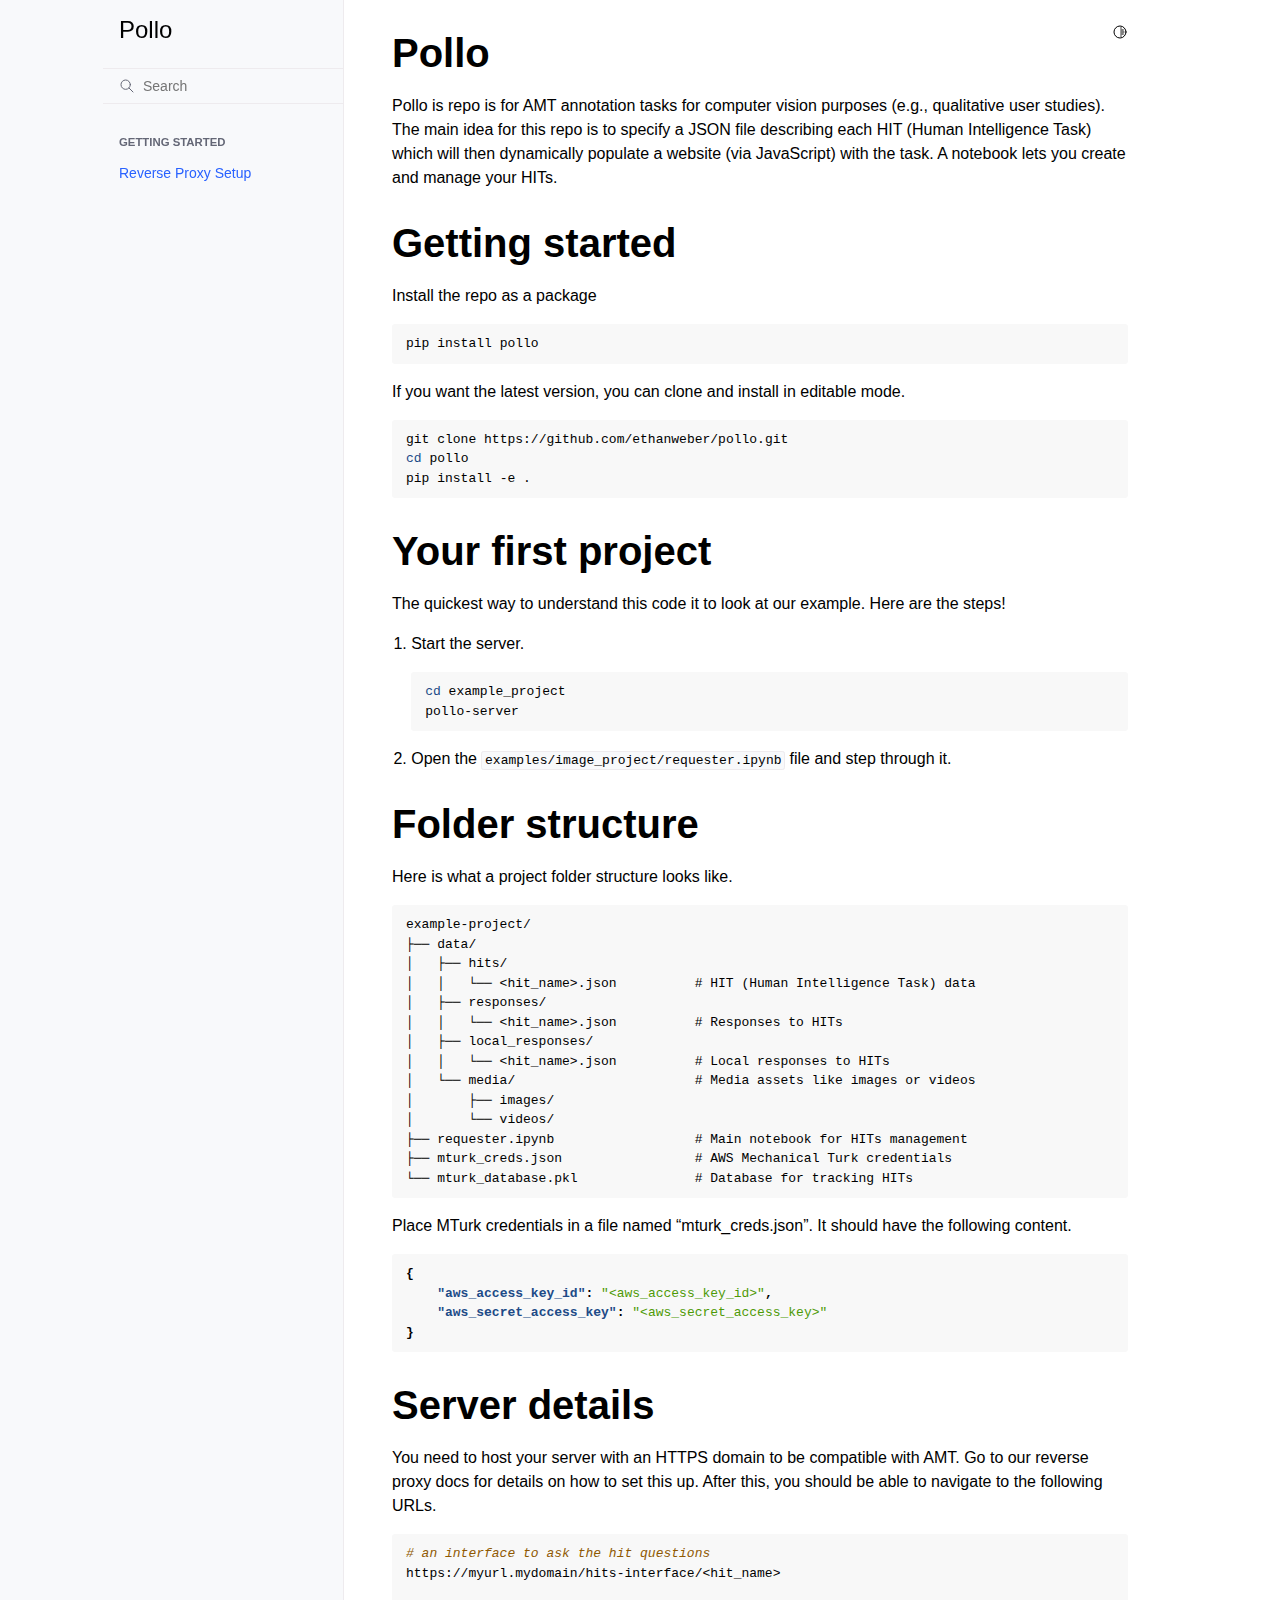
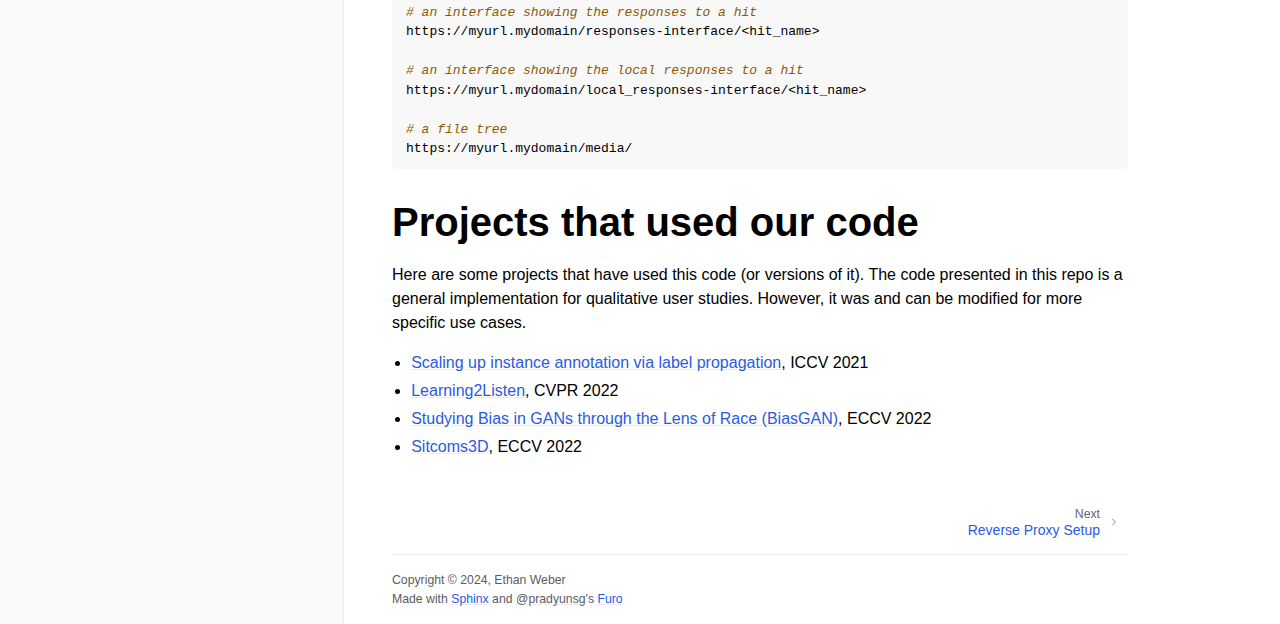
<file: index.html>
<!doctype html>
<html class="no-js" lang="en" data-content_root="./">
  <head><meta charset="utf-8"/>
    <meta name="viewport" content="width=device-width,initial-scale=1"/>
    <meta name="color-scheme" content="light dark"><meta name="viewport" content="width=device-width, initial-scale=1" />
<link rel="index" title="Index" href="genindex.html" /><link rel="search" title="Search" href="search.html" /><link rel="next" title="Reverse Proxy Setup" href="reverse_proxy_setup.html" />

    <!-- Generated with Sphinx 7.2.6 and Furo 2024.01.29 -->
        <title>Pollo</title>
      <link rel="stylesheet" type="text/css" href="_static/pygments.css?v=a746c00c" />
    <link rel="stylesheet" type="text/css" href="_static/styles/furo.css?v=135e06be" />
    <link rel="stylesheet" type="text/css" href="_static/mystnb.4510f1fc1dee50b3e5859aac5469c37c29e427902b24a333a5f9fcb2f0b3ac41.css" />
    <link rel="stylesheet" type="text/css" href="_static/styles/furo-extensions.css?v=36a5483c" />
    
    


<style>
  body {
    --color-code-background: #f8f8f8;
  --color-code-foreground: black;
  
  }
  @media not print {
    body[data-theme="dark"] {
      --color-code-background: #202020;
  --color-code-foreground: #d0d0d0;
  
    }
    @media (prefers-color-scheme: dark) {
      body:not([data-theme="light"]) {
        --color-code-background: #202020;
  --color-code-foreground: #d0d0d0;
  
      }
    }
  }
</style></head>
  <body>
    
    <script>
      document.body.dataset.theme = localStorage.getItem("theme") || "auto";
    </script>
    

<svg xmlns="http://www.w3.org/2000/svg" style="display: none;">
  <symbol id="svg-toc" viewBox="0 0 24 24">
    <title>Contents</title>
    <svg stroke="currentColor" fill="currentColor" stroke-width="0" viewBox="0 0 1024 1024">
      <path d="M408 442h480c4.4 0 8-3.6 8-8v-56c0-4.4-3.6-8-8-8H408c-4.4 0-8 3.6-8 8v56c0 4.4 3.6 8 8 8zm-8 204c0 4.4 3.6 8 8 8h480c4.4 0 8-3.6 8-8v-56c0-4.4-3.6-8-8-8H408c-4.4 0-8 3.6-8 8v56zm504-486H120c-4.4 0-8 3.6-8 8v56c0 4.4 3.6 8 8 8h784c4.4 0 8-3.6 8-8v-56c0-4.4-3.6-8-8-8zm0 632H120c-4.4 0-8 3.6-8 8v56c0 4.4 3.6 8 8 8h784c4.4 0 8-3.6 8-8v-56c0-4.4-3.6-8-8-8zM115.4 518.9L271.7 642c5.8 4.6 14.4.5 14.4-6.9V388.9c0-7.4-8.5-11.5-14.4-6.9L115.4 505.1a8.74 8.74 0 0 0 0 13.8z"/>
    </svg>
  </symbol>
  <symbol id="svg-menu" viewBox="0 0 24 24">
    <title>Menu</title>
    <svg xmlns="http://www.w3.org/2000/svg" viewBox="0 0 24 24" fill="none" stroke="currentColor"
      stroke-width="2" stroke-linecap="round" stroke-linejoin="round" class="feather-menu">
      <line x1="3" y1="12" x2="21" y2="12"></line>
      <line x1="3" y1="6" x2="21" y2="6"></line>
      <line x1="3" y1="18" x2="21" y2="18"></line>
    </svg>
  </symbol>
  <symbol id="svg-arrow-right" viewBox="0 0 24 24">
    <title>Expand</title>
    <svg xmlns="http://www.w3.org/2000/svg" viewBox="0 0 24 24" fill="none" stroke="currentColor"
      stroke-width="2" stroke-linecap="round" stroke-linejoin="round" class="feather-chevron-right">
      <polyline points="9 18 15 12 9 6"></polyline>
    </svg>
  </symbol>
  <symbol id="svg-sun" viewBox="0 0 24 24">
    <title>Light mode</title>
    <svg xmlns="http://www.w3.org/2000/svg" viewBox="0 0 24 24" fill="none" stroke="currentColor"
      stroke-width="1.5" stroke-linecap="round" stroke-linejoin="round" class="feather-sun">
      <circle cx="12" cy="12" r="5"></circle>
      <line x1="12" y1="1" x2="12" y2="3"></line>
      <line x1="12" y1="21" x2="12" y2="23"></line>
      <line x1="4.22" y1="4.22" x2="5.64" y2="5.64"></line>
      <line x1="18.36" y1="18.36" x2="19.78" y2="19.78"></line>
      <line x1="1" y1="12" x2="3" y2="12"></line>
      <line x1="21" y1="12" x2="23" y2="12"></line>
      <line x1="4.22" y1="19.78" x2="5.64" y2="18.36"></line>
      <line x1="18.36" y1="5.64" x2="19.78" y2="4.22"></line>
    </svg>
  </symbol>
  <symbol id="svg-moon" viewBox="0 0 24 24">
    <title>Dark mode</title>
    <svg xmlns="http://www.w3.org/2000/svg" viewBox="0 0 24 24" fill="none" stroke="currentColor"
      stroke-width="1.5" stroke-linecap="round" stroke-linejoin="round" class="icon-tabler-moon">
      <path stroke="none" d="M0 0h24v24H0z" fill="none" />
      <path d="M12 3c.132 0 .263 0 .393 0a7.5 7.5 0 0 0 7.92 12.446a9 9 0 1 1 -8.313 -12.454z" />
    </svg>
  </symbol>
  <symbol id="svg-sun-half" viewBox="0 0 24 24">
    <title>Auto light/dark mode</title>
    <svg xmlns="http://www.w3.org/2000/svg" viewBox="0 0 24 24" fill="none" stroke="currentColor"
      stroke-width="1.5" stroke-linecap="round" stroke-linejoin="round" class="icon-tabler-shadow">
      <path stroke="none" d="M0 0h24v24H0z" fill="none"/>
      <circle cx="12" cy="12" r="9" />
      <path d="M13 12h5" />
      <path d="M13 15h4" />
      <path d="M13 18h1" />
      <path d="M13 9h4" />
      <path d="M13 6h1" />
    </svg>
  </symbol>
</svg>

<input type="checkbox" class="sidebar-toggle" name="__navigation" id="__navigation">
<input type="checkbox" class="sidebar-toggle" name="__toc" id="__toc">
<label class="overlay sidebar-overlay" for="__navigation">
  <div class="visually-hidden">Hide navigation sidebar</div>
</label>
<label class="overlay toc-overlay" for="__toc">
  <div class="visually-hidden">Hide table of contents sidebar</div>
</label>



<div class="page">
  <header class="mobile-header">
    <div class="header-left">
      <label class="nav-overlay-icon" for="__navigation">
        <div class="visually-hidden">Toggle site navigation sidebar</div>
        <i class="icon"><svg><use href="#svg-menu"></use></svg></i>
      </label>
    </div>
    <div class="header-center">
      <a href="#"><div class="brand">Pollo</div></a>
    </div>
    <div class="header-right">
      <div class="theme-toggle-container theme-toggle-header">
        <button class="theme-toggle">
          <div class="visually-hidden">Toggle Light / Dark / Auto color theme</div>
          <svg class="theme-icon-when-auto"><use href="#svg-sun-half"></use></svg>
          <svg class="theme-icon-when-dark"><use href="#svg-moon"></use></svg>
          <svg class="theme-icon-when-light"><use href="#svg-sun"></use></svg>
        </button>
      </div>
      <label class="toc-overlay-icon toc-header-icon no-toc" for="__toc">
        <div class="visually-hidden">Toggle table of contents sidebar</div>
        <i class="icon"><svg><use href="#svg-toc"></use></svg></i>
      </label>
    </div>
  </header>
  <aside class="sidebar-drawer">
    <div class="sidebar-container">
      
      <div class="sidebar-sticky"><a class="sidebar-brand" href="#">
  
  
  <span class="sidebar-brand-text">Pollo</span>
  
</a><form class="sidebar-search-container" method="get" action="search.html" role="search">
  <input class="sidebar-search" placeholder="Search" name="q" aria-label="Search">
  <input type="hidden" name="check_keywords" value="yes">
  <input type="hidden" name="area" value="default">
</form>
<div id="searchbox"></div><div class="sidebar-scroll"><div class="sidebar-tree">
  <p class="caption" role="heading"><span class="caption-text">Getting Started</span></p>
<ul>
<li class="toctree-l1"><a class="reference internal" href="reverse_proxy_setup.html">Reverse Proxy Setup</a></li>
</ul>

</div>
</div>

      </div>
      
    </div>
  </aside>
  <div class="main">
    <div class="content">
      <div class="article-container">
        <a href="#" class="back-to-top muted-link">
          <svg xmlns="http://www.w3.org/2000/svg" viewBox="0 0 24 24">
            <path d="M13 20h-2V8l-5.5 5.5-1.42-1.42L12 4.16l7.92 7.92-1.42 1.42L13 8v12z"></path>
          </svg>
          <span>Back to top</span>
        </a>
        <div class="content-icon-container">
          
<div class="theme-toggle-container theme-toggle-content">
            <button class="theme-toggle">
              <div class="visually-hidden">Toggle Light / Dark / Auto color theme</div>
              <svg class="theme-icon-when-auto"><use href="#svg-sun-half"></use></svg>
              <svg class="theme-icon-when-dark"><use href="#svg-moon"></use></svg>
              <svg class="theme-icon-when-light"><use href="#svg-sun"></use></svg>
            </button>
          </div>
          <label class="toc-overlay-icon toc-content-icon no-toc" for="__toc">
            <div class="visually-hidden">Toggle table of contents sidebar</div>
            <i class="icon"><svg><use href="#svg-toc"></use></svg></i>
          </label>
        </div>
        <article role="main">
          <section id="pollo">
<h1>Pollo<a class="headerlink" href="#pollo" title="Link to this heading">#</a></h1>
<p>Pollo is repo is for AMT annotation tasks for computer vision purposes (e.g., qualitative user studies). The main idea for this repo is to specify a JSON file describing each HIT (Human Intelligence Task) which will then dynamically populate a website (via JavaScript) with the task. A notebook lets you create and manage your HITs.</p>
</section>
<section id="getting-started">
<h1>Getting started<a class="headerlink" href="#getting-started" title="Link to this heading">#</a></h1>
<p>Install the repo as a package</p>
<div class="highlight-bash notranslate"><div class="highlight"><pre><span></span>pip<span class="w"> </span>install<span class="w"> </span>pollo
</pre></div>
</div>
<p>If you want the latest version, you can clone and install in editable mode.</p>
<div class="highlight-bash notranslate"><div class="highlight"><pre><span></span>git<span class="w"> </span>clone<span class="w"> </span>https://github.com/ethanweber/pollo.git
<span class="nb">cd</span><span class="w"> </span>pollo
pip<span class="w"> </span>install<span class="w"> </span>-e<span class="w"> </span>.
</pre></div>
</div>
</section>
<section id="your-first-project">
<h1>Your first project<a class="headerlink" href="#your-first-project" title="Link to this heading">#</a></h1>
<p>The quickest way to understand this code it to look at our example. Here are the steps!</p>
<ol class="arabic">
<li><p>Start the server.</p>
<div class="highlight-bash notranslate"><div class="highlight"><pre><span></span><span class="nb">cd</span><span class="w"> </span>example_project
pollo-server
</pre></div>
</div>
</li>
<li><p>Open the <code class="docutils literal notranslate"><span class="pre">examples/image_project/requester.ipynb</span></code> file and step through it.</p></li>
</ol>
</section>
<section id="folder-structure">
<h1>Folder structure<a class="headerlink" href="#folder-structure" title="Link to this heading">#</a></h1>
<p>Here is what a project folder structure looks like.</p>
<div class="highlight-default notranslate"><div class="highlight"><pre><span></span>example-project/
├── data/
│   ├── hits/
│   │   └── &lt;hit_name&gt;.json          # HIT (Human Intelligence Task) data
│   ├── responses/
│   │   └── &lt;hit_name&gt;.json          # Responses to HITs
│   ├── local_responses/
│   │   └── &lt;hit_name&gt;.json          # Local responses to HITs
│   └── media/                       # Media assets like images or videos
│       ├── images/
│       └── videos/
├── requester.ipynb                  # Main notebook for HITs management
├── mturk_creds.json                 # AWS Mechanical Turk credentials
└── mturk_database.pkl               # Database for tracking HITs
</pre></div>
</div>
<p>Place MTurk credentials in a file named “mturk_creds.json”. It should have the following content.</p>
<div class="highlight-json notranslate"><div class="highlight"><pre><span></span><span class="p">{</span>
<span class="w">    </span><span class="nt">&quot;aws_access_key_id&quot;</span><span class="p">:</span><span class="w"> </span><span class="s2">&quot;&lt;aws_access_key_id&gt;&quot;</span><span class="p">,</span>
<span class="w">    </span><span class="nt">&quot;aws_secret_access_key&quot;</span><span class="p">:</span><span class="w"> </span><span class="s2">&quot;&lt;aws_secret_access_key&gt;&quot;</span>
<span class="p">}</span>
</pre></div>
</div>
</section>
<section id="server-details">
<h1>Server details<a class="headerlink" href="#server-details" title="Link to this heading">#</a></h1>
<p>You need to host your server with an HTTPS domain to be compatible with AMT. Go to our reverse proxy docs for details on how to set this up. After this, you should be able to navigate to the following URLs.</p>
<div class="highlight-bash notranslate"><div class="highlight"><pre><span></span><span class="c1"># an interface to ask the hit questions</span>
https://myurl.mydomain/hits-interface/&lt;hit_name&gt;

<span class="c1"># an interface showing the responses to a hit</span>
https://myurl.mydomain/responses-interface/&lt;hit_name&gt;

<span class="c1"># an interface showing the local responses to a hit</span>
https://myurl.mydomain/local_responses-interface/&lt;hit_name&gt;

<span class="c1"># a file tree</span>
https://myurl.mydomain/media/
</pre></div>
</div>
</section>
<section id="projects-that-used-our-code">
<h1>Projects that used our code<a class="headerlink" href="#projects-that-used-our-code" title="Link to this heading">#</a></h1>
<p>Here are some projects that have used this code (or versions of it). The code presented in this repo is a general implementation for qualitative user studies. However, it was and can be modified for more specific use cases.</p>
<ul class="simple">
<li><p><a class="reference external" href="http://scaling-anno.csail.mit.edu/">Scaling up instance annotation via label propagation</a>, ICCV 2021</p></li>
<li><p><a class="reference external" href="https://evonneng.github.io/learning2listen/">Learning2Listen</a>, CVPR 2022</p></li>
<li><p><a class="reference external" href="https://neerja.me/bias-gans/">Studying Bias in GANs through the Lens of Race (BiasGAN)</a>, ECCV 2022</p></li>
<li><p><a class="reference external" href="https://ethanweber.me/sitcoms3D/">Sitcoms3D</a>, ECCV 2022</p></li>
</ul>
<!-- prettier-ignore-start -->
<div class="toctree-wrapper compound">
</div>
<!-- prettier-ignore-end -->
</section>

        </article>
      </div>
      <footer>
        
        <div class="related-pages">
          <a class="next-page" href="reverse_proxy_setup.html">
              <div class="page-info">
                <div class="context">
                  <span>Next</span>
                </div>
                <div class="title">Reverse Proxy Setup</div>
              </div>
              <svg class="furo-related-icon"><use href="#svg-arrow-right"></use></svg>
            </a>
          
        </div>
        <div class="bottom-of-page">
          <div class="left-details">
            <div class="copyright">
                Copyright &#169; 2024, Ethan Weber
            </div>
            Made with <a href="https://www.sphinx-doc.org/">Sphinx</a> and <a class="muted-link" href="https://pradyunsg.me">@pradyunsg</a>'s
            
            <a href="https://github.com/pradyunsg/furo">Furo</a>
            
          </div>
          <div class="right-details">
            
          </div>
        </div>
        
      </footer>
    </div>
    <aside class="toc-drawer no-toc">
      
      
      
    </aside>
  </div>
</div><script src="_static/documentation_options.js?v=5929fcd5"></script>
    <script src="_static/doctools.js?v=888ff710"></script>
    <script src="_static/sphinx_highlight.js?v=dc90522c"></script>
    <script src="_static/scripts/furo.js?v=32e29ea5"></script>
    </body>
</html>
</file>
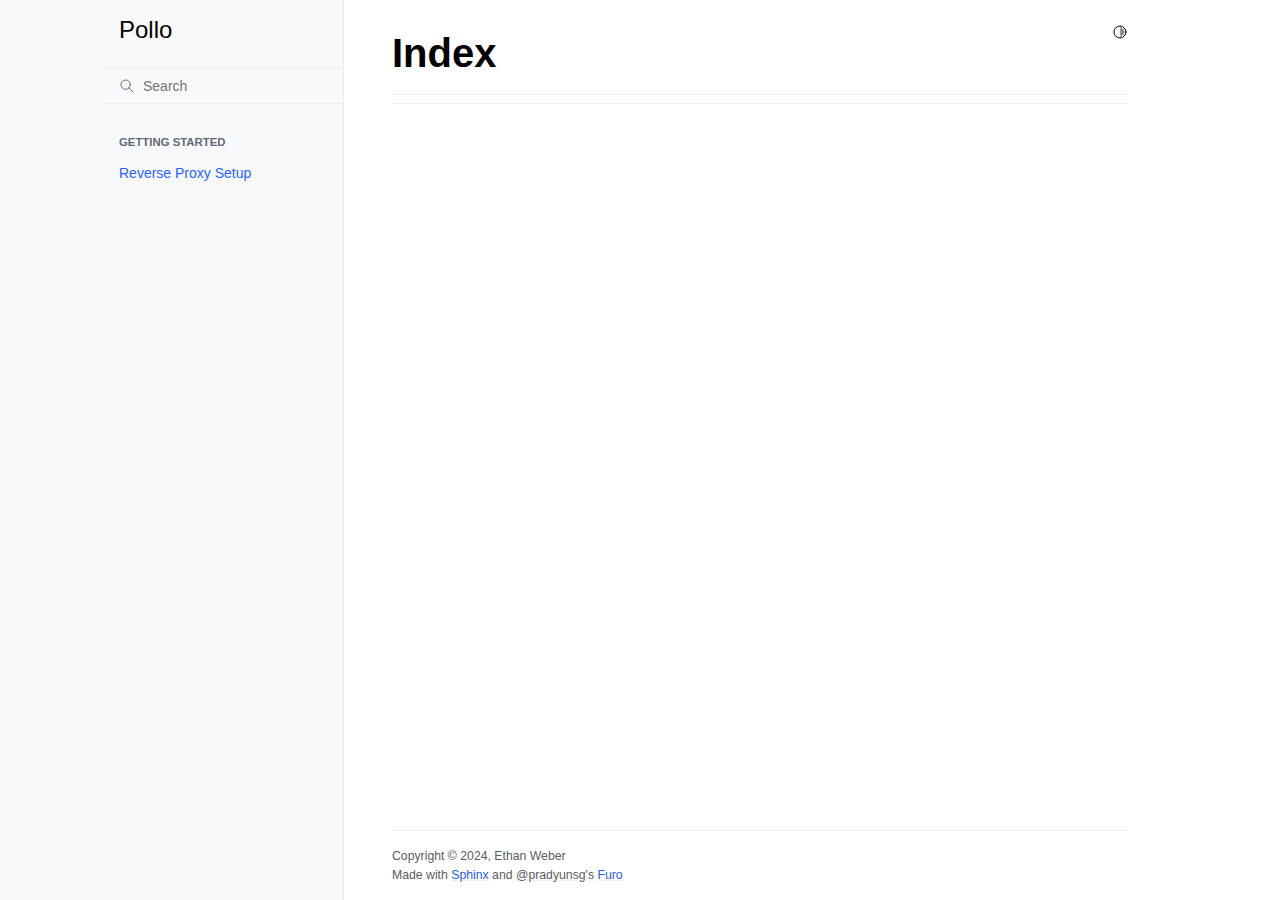
<file: genindex.html>
<!doctype html>
<html class="no-js" lang="en" data-content_root="./">
  <head><meta charset="utf-8"/>
    <meta name="viewport" content="width=device-width,initial-scale=1"/>
    <meta name="color-scheme" content="light dark"><link rel="index" title="Index" href="#" /><link rel="search" title="Search" href="search.html" />

    <!-- Generated with Sphinx 7.2.6 and Furo 2024.01.29 --><title>Index - Pollo</title>
<link rel="stylesheet" type="text/css" href="_static/pygments.css?v=a746c00c" />
    <link rel="stylesheet" type="text/css" href="_static/styles/furo.css?v=135e06be" />
    <link rel="stylesheet" type="text/css" href="_static/mystnb.4510f1fc1dee50b3e5859aac5469c37c29e427902b24a333a5f9fcb2f0b3ac41.css" />
    <link rel="stylesheet" type="text/css" href="_static/styles/furo-extensions.css?v=36a5483c" />
    
    


<style>
  body {
    --color-code-background: #f8f8f8;
  --color-code-foreground: black;
  
  }
  @media not print {
    body[data-theme="dark"] {
      --color-code-background: #202020;
  --color-code-foreground: #d0d0d0;
  
    }
    @media (prefers-color-scheme: dark) {
      body:not([data-theme="light"]) {
        --color-code-background: #202020;
  --color-code-foreground: #d0d0d0;
  
      }
    }
  }
</style></head>
  <body>
    
    <script>
      document.body.dataset.theme = localStorage.getItem("theme") || "auto";
    </script>
    

<svg xmlns="http://www.w3.org/2000/svg" style="display: none;">
  <symbol id="svg-toc" viewBox="0 0 24 24">
    <title>Contents</title>
    <svg stroke="currentColor" fill="currentColor" stroke-width="0" viewBox="0 0 1024 1024">
      <path d="M408 442h480c4.4 0 8-3.6 8-8v-56c0-4.4-3.6-8-8-8H408c-4.4 0-8 3.6-8 8v56c0 4.4 3.6 8 8 8zm-8 204c0 4.4 3.6 8 8 8h480c4.4 0 8-3.6 8-8v-56c0-4.4-3.6-8-8-8H408c-4.4 0-8 3.6-8 8v56zm504-486H120c-4.4 0-8 3.6-8 8v56c0 4.4 3.6 8 8 8h784c4.4 0 8-3.6 8-8v-56c0-4.4-3.6-8-8-8zm0 632H120c-4.4 0-8 3.6-8 8v56c0 4.4 3.6 8 8 8h784c4.4 0 8-3.6 8-8v-56c0-4.4-3.6-8-8-8zM115.4 518.9L271.7 642c5.8 4.6 14.4.5 14.4-6.9V388.9c0-7.4-8.5-11.5-14.4-6.9L115.4 505.1a8.74 8.74 0 0 0 0 13.8z"/>
    </svg>
  </symbol>
  <symbol id="svg-menu" viewBox="0 0 24 24">
    <title>Menu</title>
    <svg xmlns="http://www.w3.org/2000/svg" viewBox="0 0 24 24" fill="none" stroke="currentColor"
      stroke-width="2" stroke-linecap="round" stroke-linejoin="round" class="feather-menu">
      <line x1="3" y1="12" x2="21" y2="12"></line>
      <line x1="3" y1="6" x2="21" y2="6"></line>
      <line x1="3" y1="18" x2="21" y2="18"></line>
    </svg>
  </symbol>
  <symbol id="svg-arrow-right" viewBox="0 0 24 24">
    <title>Expand</title>
    <svg xmlns="http://www.w3.org/2000/svg" viewBox="0 0 24 24" fill="none" stroke="currentColor"
      stroke-width="2" stroke-linecap="round" stroke-linejoin="round" class="feather-chevron-right">
      <polyline points="9 18 15 12 9 6"></polyline>
    </svg>
  </symbol>
  <symbol id="svg-sun" viewBox="0 0 24 24">
    <title>Light mode</title>
    <svg xmlns="http://www.w3.org/2000/svg" viewBox="0 0 24 24" fill="none" stroke="currentColor"
      stroke-width="1.5" stroke-linecap="round" stroke-linejoin="round" class="feather-sun">
      <circle cx="12" cy="12" r="5"></circle>
      <line x1="12" y1="1" x2="12" y2="3"></line>
      <line x1="12" y1="21" x2="12" y2="23"></line>
      <line x1="4.22" y1="4.22" x2="5.64" y2="5.64"></line>
      <line x1="18.36" y1="18.36" x2="19.78" y2="19.78"></line>
      <line x1="1" y1="12" x2="3" y2="12"></line>
      <line x1="21" y1="12" x2="23" y2="12"></line>
      <line x1="4.22" y1="19.78" x2="5.64" y2="18.36"></line>
      <line x1="18.36" y1="5.64" x2="19.78" y2="4.22"></line>
    </svg>
  </symbol>
  <symbol id="svg-moon" viewBox="0 0 24 24">
    <title>Dark mode</title>
    <svg xmlns="http://www.w3.org/2000/svg" viewBox="0 0 24 24" fill="none" stroke="currentColor"
      stroke-width="1.5" stroke-linecap="round" stroke-linejoin="round" class="icon-tabler-moon">
      <path stroke="none" d="M0 0h24v24H0z" fill="none" />
      <path d="M12 3c.132 0 .263 0 .393 0a7.5 7.5 0 0 0 7.92 12.446a9 9 0 1 1 -8.313 -12.454z" />
    </svg>
  </symbol>
  <symbol id="svg-sun-half" viewBox="0 0 24 24">
    <title>Auto light/dark mode</title>
    <svg xmlns="http://www.w3.org/2000/svg" viewBox="0 0 24 24" fill="none" stroke="currentColor"
      stroke-width="1.5" stroke-linecap="round" stroke-linejoin="round" class="icon-tabler-shadow">
      <path stroke="none" d="M0 0h24v24H0z" fill="none"/>
      <circle cx="12" cy="12" r="9" />
      <path d="M13 12h5" />
      <path d="M13 15h4" />
      <path d="M13 18h1" />
      <path d="M13 9h4" />
      <path d="M13 6h1" />
    </svg>
  </symbol>
</svg>

<input type="checkbox" class="sidebar-toggle" name="__navigation" id="__navigation">
<input type="checkbox" class="sidebar-toggle" name="__toc" id="__toc">
<label class="overlay sidebar-overlay" for="__navigation">
  <div class="visually-hidden">Hide navigation sidebar</div>
</label>
<label class="overlay toc-overlay" for="__toc">
  <div class="visually-hidden">Hide table of contents sidebar</div>
</label>



<div class="page">
  <header class="mobile-header">
    <div class="header-left">
      <label class="nav-overlay-icon" for="__navigation">
        <div class="visually-hidden">Toggle site navigation sidebar</div>
        <i class="icon"><svg><use href="#svg-menu"></use></svg></i>
      </label>
    </div>
    <div class="header-center">
      <a href="index.html"><div class="brand">Pollo</div></a>
    </div>
    <div class="header-right">
      <div class="theme-toggle-container theme-toggle-header">
        <button class="theme-toggle">
          <div class="visually-hidden">Toggle Light / Dark / Auto color theme</div>
          <svg class="theme-icon-when-auto"><use href="#svg-sun-half"></use></svg>
          <svg class="theme-icon-when-dark"><use href="#svg-moon"></use></svg>
          <svg class="theme-icon-when-light"><use href="#svg-sun"></use></svg>
        </button>
      </div>
      <label class="toc-overlay-icon toc-header-icon no-toc" for="__toc">
        <div class="visually-hidden">Toggle table of contents sidebar</div>
        <i class="icon"><svg><use href="#svg-toc"></use></svg></i>
      </label>
    </div>
  </header>
  <aside class="sidebar-drawer">
    <div class="sidebar-container">
      
      <div class="sidebar-sticky"><a class="sidebar-brand" href="index.html">
  
  
  <span class="sidebar-brand-text">Pollo</span>
  
</a><form class="sidebar-search-container" method="get" action="search.html" role="search">
  <input class="sidebar-search" placeholder="Search" name="q" aria-label="Search">
  <input type="hidden" name="check_keywords" value="yes">
  <input type="hidden" name="area" value="default">
</form>
<div id="searchbox"></div><div class="sidebar-scroll"><div class="sidebar-tree">
  <p class="caption" role="heading"><span class="caption-text">Getting Started</span></p>
<ul>
<li class="toctree-l1"><a class="reference internal" href="reverse_proxy_setup.html">Reverse Proxy Setup</a></li>
</ul>

</div>
</div>

      </div>
      
    </div>
  </aside>
  <div class="main">
    <div class="content">
      <div class="article-container">
        <a href="#" class="back-to-top muted-link">
          <svg xmlns="http://www.w3.org/2000/svg" viewBox="0 0 24 24">
            <path d="M13 20h-2V8l-5.5 5.5-1.42-1.42L12 4.16l7.92 7.92-1.42 1.42L13 8v12z"></path>
          </svg>
          <span>Back to top</span>
        </a>
        <div class="content-icon-container">
          <div class="theme-toggle-container theme-toggle-content">
            <button class="theme-toggle">
              <div class="visually-hidden">Toggle Light / Dark / Auto color theme</div>
              <svg class="theme-icon-when-auto"><use href="#svg-sun-half"></use></svg>
              <svg class="theme-icon-when-dark"><use href="#svg-moon"></use></svg>
              <svg class="theme-icon-when-light"><use href="#svg-sun"></use></svg>
            </button>
          </div>
          <label class="toc-overlay-icon toc-content-icon no-toc" for="__toc">
            <div class="visually-hidden">Toggle table of contents sidebar</div>
            <i class="icon"><svg><use href="#svg-toc"></use></svg></i>
          </label>
        </div>
        <article role="main">
          
<section class="genindex-section">
  <h1 id="index">Index</h1>
  <div class="genindex-jumpbox"></div>
</section>

        </article>
      </div>
      <footer>
        
        <div class="related-pages">
          
          
        </div>
        <div class="bottom-of-page">
          <div class="left-details">
            <div class="copyright">
                Copyright &#169; 2024, Ethan Weber
            </div>
            Made with <a href="https://www.sphinx-doc.org/">Sphinx</a> and <a class="muted-link" href="https://pradyunsg.me">@pradyunsg</a>'s
            
            <a href="https://github.com/pradyunsg/furo">Furo</a>
            
          </div>
          <div class="right-details">
            
          </div>
        </div>
        
      </footer>
    </div>
    <aside class="toc-drawer no-toc">
      
      
      
    </aside>
  </div>
</div><script src="_static/documentation_options.js?v=5929fcd5"></script>
    <script src="_static/doctools.js?v=888ff710"></script>
    <script src="_static/sphinx_highlight.js?v=dc90522c"></script>
    <script src="_static/scripts/furo.js?v=32e29ea5"></script>
    </body>
</html>
</file>
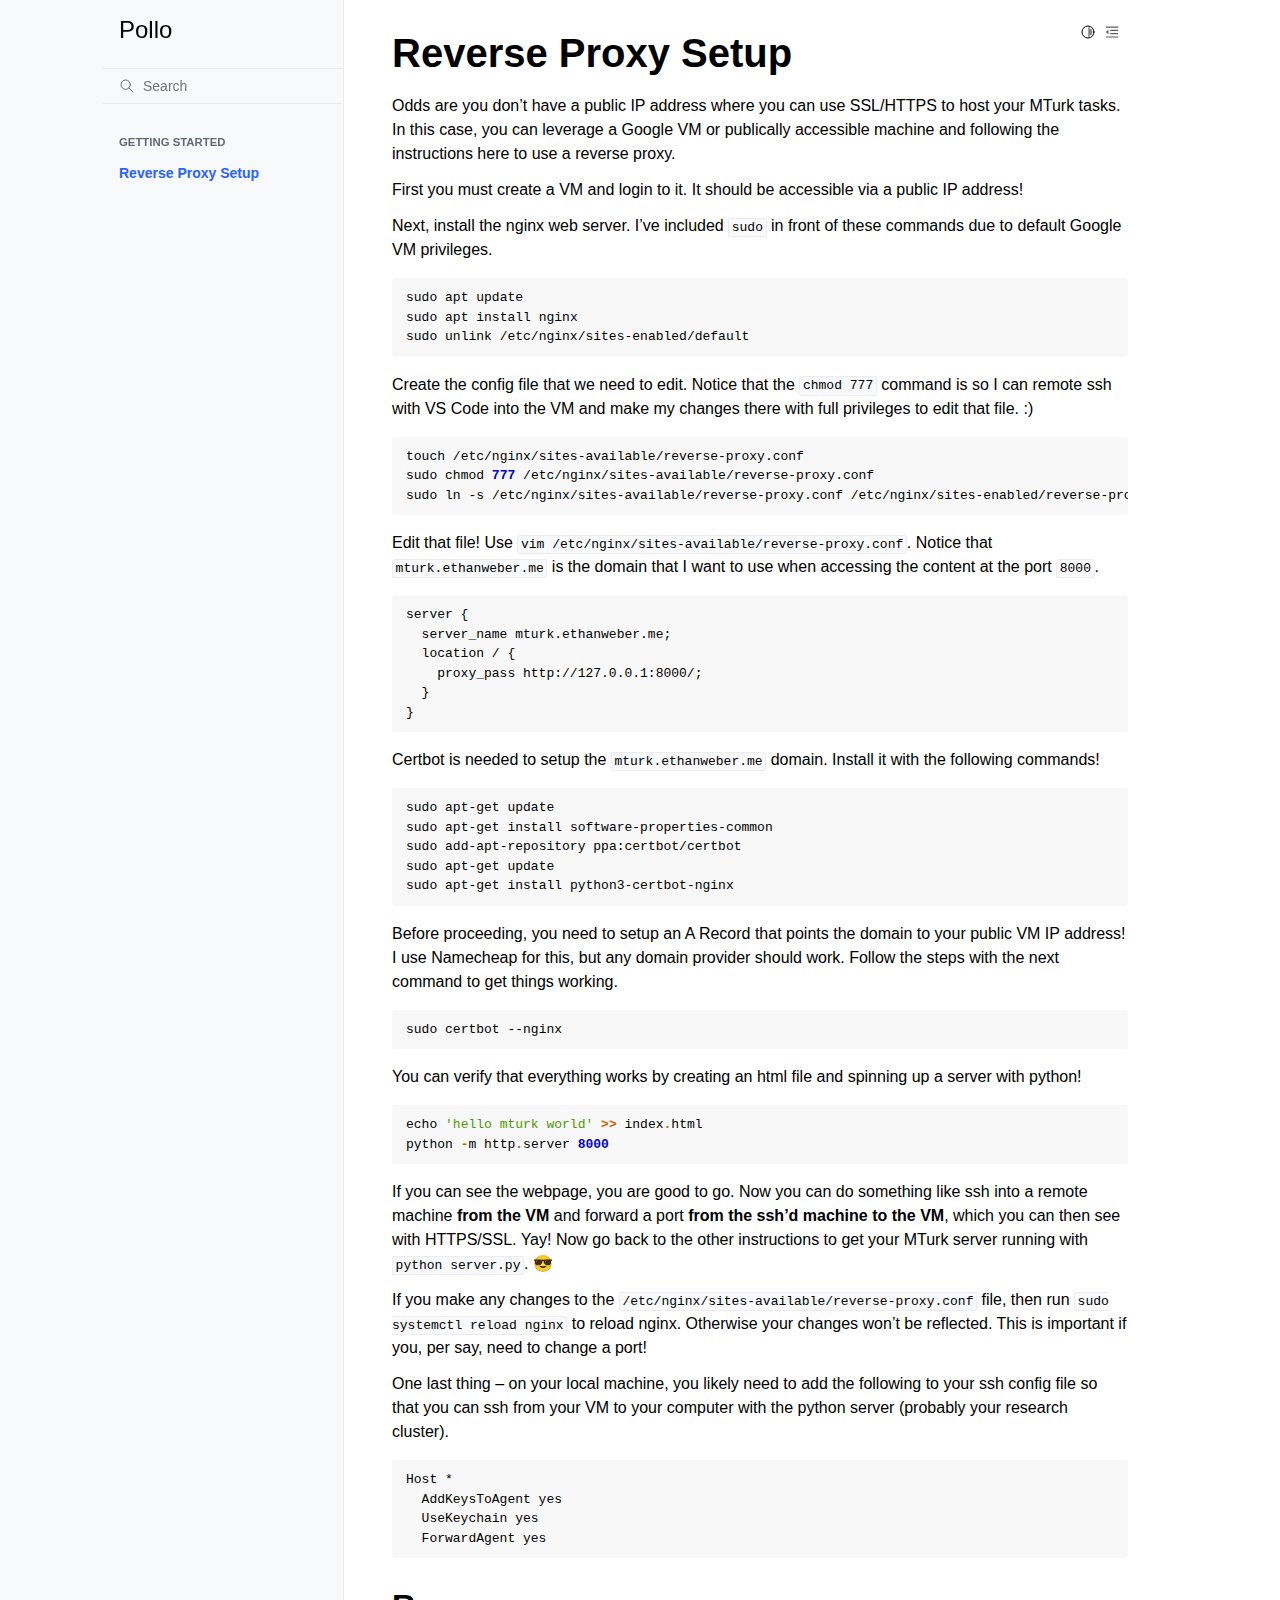
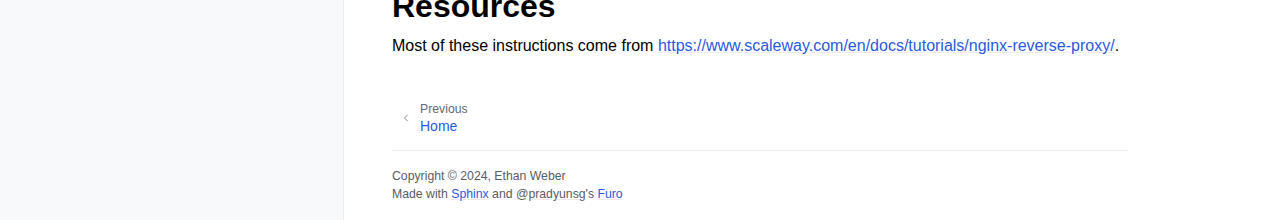
<file: reverse_proxy_setup.html>
<!doctype html>
<html class="no-js" lang="en" data-content_root="./">
  <head><meta charset="utf-8"/>
    <meta name="viewport" content="width=device-width,initial-scale=1"/>
    <meta name="color-scheme" content="light dark"><meta name="viewport" content="width=device-width, initial-scale=1" />
<link rel="index" title="Index" href="genindex.html" /><link rel="search" title="Search" href="search.html" /><link rel="prev" title="Pollo" href="index.html" />

    <!-- Generated with Sphinx 7.2.6 and Furo 2024.01.29 -->
        <title>Reverse Proxy Setup - Pollo</title>
      <link rel="stylesheet" type="text/css" href="_static/pygments.css?v=a746c00c" />
    <link rel="stylesheet" type="text/css" href="_static/styles/furo.css?v=135e06be" />
    <link rel="stylesheet" type="text/css" href="_static/mystnb.4510f1fc1dee50b3e5859aac5469c37c29e427902b24a333a5f9fcb2f0b3ac41.css" />
    <link rel="stylesheet" type="text/css" href="_static/styles/furo-extensions.css?v=36a5483c" />
    
    


<style>
  body {
    --color-code-background: #f8f8f8;
  --color-code-foreground: black;
  
  }
  @media not print {
    body[data-theme="dark"] {
      --color-code-background: #202020;
  --color-code-foreground: #d0d0d0;
  
    }
    @media (prefers-color-scheme: dark) {
      body:not([data-theme="light"]) {
        --color-code-background: #202020;
  --color-code-foreground: #d0d0d0;
  
      }
    }
  }
</style></head>
  <body>
    
    <script>
      document.body.dataset.theme = localStorage.getItem("theme") || "auto";
    </script>
    

<svg xmlns="http://www.w3.org/2000/svg" style="display: none;">
  <symbol id="svg-toc" viewBox="0 0 24 24">
    <title>Contents</title>
    <svg stroke="currentColor" fill="currentColor" stroke-width="0" viewBox="0 0 1024 1024">
      <path d="M408 442h480c4.4 0 8-3.6 8-8v-56c0-4.4-3.6-8-8-8H408c-4.4 0-8 3.6-8 8v56c0 4.4 3.6 8 8 8zm-8 204c0 4.4 3.6 8 8 8h480c4.4 0 8-3.6 8-8v-56c0-4.4-3.6-8-8-8H408c-4.4 0-8 3.6-8 8v56zm504-486H120c-4.4 0-8 3.6-8 8v56c0 4.4 3.6 8 8 8h784c4.4 0 8-3.6 8-8v-56c0-4.4-3.6-8-8-8zm0 632H120c-4.4 0-8 3.6-8 8v56c0 4.4 3.6 8 8 8h784c4.4 0 8-3.6 8-8v-56c0-4.4-3.6-8-8-8zM115.4 518.9L271.7 642c5.8 4.6 14.4.5 14.4-6.9V388.9c0-7.4-8.5-11.5-14.4-6.9L115.4 505.1a8.74 8.74 0 0 0 0 13.8z"/>
    </svg>
  </symbol>
  <symbol id="svg-menu" viewBox="0 0 24 24">
    <title>Menu</title>
    <svg xmlns="http://www.w3.org/2000/svg" viewBox="0 0 24 24" fill="none" stroke="currentColor"
      stroke-width="2" stroke-linecap="round" stroke-linejoin="round" class="feather-menu">
      <line x1="3" y1="12" x2="21" y2="12"></line>
      <line x1="3" y1="6" x2="21" y2="6"></line>
      <line x1="3" y1="18" x2="21" y2="18"></line>
    </svg>
  </symbol>
  <symbol id="svg-arrow-right" viewBox="0 0 24 24">
    <title>Expand</title>
    <svg xmlns="http://www.w3.org/2000/svg" viewBox="0 0 24 24" fill="none" stroke="currentColor"
      stroke-width="2" stroke-linecap="round" stroke-linejoin="round" class="feather-chevron-right">
      <polyline points="9 18 15 12 9 6"></polyline>
    </svg>
  </symbol>
  <symbol id="svg-sun" viewBox="0 0 24 24">
    <title>Light mode</title>
    <svg xmlns="http://www.w3.org/2000/svg" viewBox="0 0 24 24" fill="none" stroke="currentColor"
      stroke-width="1.5" stroke-linecap="round" stroke-linejoin="round" class="feather-sun">
      <circle cx="12" cy="12" r="5"></circle>
      <line x1="12" y1="1" x2="12" y2="3"></line>
      <line x1="12" y1="21" x2="12" y2="23"></line>
      <line x1="4.22" y1="4.22" x2="5.64" y2="5.64"></line>
      <line x1="18.36" y1="18.36" x2="19.78" y2="19.78"></line>
      <line x1="1" y1="12" x2="3" y2="12"></line>
      <line x1="21" y1="12" x2="23" y2="12"></line>
      <line x1="4.22" y1="19.78" x2="5.64" y2="18.36"></line>
      <line x1="18.36" y1="5.64" x2="19.78" y2="4.22"></line>
    </svg>
  </symbol>
  <symbol id="svg-moon" viewBox="0 0 24 24">
    <title>Dark mode</title>
    <svg xmlns="http://www.w3.org/2000/svg" viewBox="0 0 24 24" fill="none" stroke="currentColor"
      stroke-width="1.5" stroke-linecap="round" stroke-linejoin="round" class="icon-tabler-moon">
      <path stroke="none" d="M0 0h24v24H0z" fill="none" />
      <path d="M12 3c.132 0 .263 0 .393 0a7.5 7.5 0 0 0 7.92 12.446a9 9 0 1 1 -8.313 -12.454z" />
    </svg>
  </symbol>
  <symbol id="svg-sun-half" viewBox="0 0 24 24">
    <title>Auto light/dark mode</title>
    <svg xmlns="http://www.w3.org/2000/svg" viewBox="0 0 24 24" fill="none" stroke="currentColor"
      stroke-width="1.5" stroke-linecap="round" stroke-linejoin="round" class="icon-tabler-shadow">
      <path stroke="none" d="M0 0h24v24H0z" fill="none"/>
      <circle cx="12" cy="12" r="9" />
      <path d="M13 12h5" />
      <path d="M13 15h4" />
      <path d="M13 18h1" />
      <path d="M13 9h4" />
      <path d="M13 6h1" />
    </svg>
  </symbol>
</svg>

<input type="checkbox" class="sidebar-toggle" name="__navigation" id="__navigation">
<input type="checkbox" class="sidebar-toggle" name="__toc" id="__toc">
<label class="overlay sidebar-overlay" for="__navigation">
  <div class="visually-hidden">Hide navigation sidebar</div>
</label>
<label class="overlay toc-overlay" for="__toc">
  <div class="visually-hidden">Hide table of contents sidebar</div>
</label>



<div class="page">
  <header class="mobile-header">
    <div class="header-left">
      <label class="nav-overlay-icon" for="__navigation">
        <div class="visually-hidden">Toggle site navigation sidebar</div>
        <i class="icon"><svg><use href="#svg-menu"></use></svg></i>
      </label>
    </div>
    <div class="header-center">
      <a href="index.html"><div class="brand">Pollo</div></a>
    </div>
    <div class="header-right">
      <div class="theme-toggle-container theme-toggle-header">
        <button class="theme-toggle">
          <div class="visually-hidden">Toggle Light / Dark / Auto color theme</div>
          <svg class="theme-icon-when-auto"><use href="#svg-sun-half"></use></svg>
          <svg class="theme-icon-when-dark"><use href="#svg-moon"></use></svg>
          <svg class="theme-icon-when-light"><use href="#svg-sun"></use></svg>
        </button>
      </div>
      <label class="toc-overlay-icon toc-header-icon" for="__toc">
        <div class="visually-hidden">Toggle table of contents sidebar</div>
        <i class="icon"><svg><use href="#svg-toc"></use></svg></i>
      </label>
    </div>
  </header>
  <aside class="sidebar-drawer">
    <div class="sidebar-container">
      
      <div class="sidebar-sticky"><a class="sidebar-brand" href="index.html">
  
  
  <span class="sidebar-brand-text">Pollo</span>
  
</a><form class="sidebar-search-container" method="get" action="search.html" role="search">
  <input class="sidebar-search" placeholder="Search" name="q" aria-label="Search">
  <input type="hidden" name="check_keywords" value="yes">
  <input type="hidden" name="area" value="default">
</form>
<div id="searchbox"></div><div class="sidebar-scroll"><div class="sidebar-tree">
  <p class="caption" role="heading"><span class="caption-text">Getting Started</span></p>
<ul class="current">
<li class="toctree-l1 current current-page"><a class="current reference internal" href="#">Reverse Proxy Setup</a></li>
</ul>

</div>
</div>

      </div>
      
    </div>
  </aside>
  <div class="main">
    <div class="content">
      <div class="article-container">
        <a href="#" class="back-to-top muted-link">
          <svg xmlns="http://www.w3.org/2000/svg" viewBox="0 0 24 24">
            <path d="M13 20h-2V8l-5.5 5.5-1.42-1.42L12 4.16l7.92 7.92-1.42 1.42L13 8v12z"></path>
          </svg>
          <span>Back to top</span>
        </a>
        <div class="content-icon-container">
          
<div class="theme-toggle-container theme-toggle-content">
            <button class="theme-toggle">
              <div class="visually-hidden">Toggle Light / Dark / Auto color theme</div>
              <svg class="theme-icon-when-auto"><use href="#svg-sun-half"></use></svg>
              <svg class="theme-icon-when-dark"><use href="#svg-moon"></use></svg>
              <svg class="theme-icon-when-light"><use href="#svg-sun"></use></svg>
            </button>
          </div>
          <label class="toc-overlay-icon toc-content-icon" for="__toc">
            <div class="visually-hidden">Toggle table of contents sidebar</div>
            <i class="icon"><svg><use href="#svg-toc"></use></svg></i>
          </label>
        </div>
        <article role="main">
          <section id="reverse-proxy-setup">
<h1>Reverse Proxy Setup<a class="headerlink" href="#reverse-proxy-setup" title="Link to this heading">#</a></h1>
<p>Odds are you don’t have a public IP address where you can use SSL/HTTPS to host your MTurk tasks. In this case, you can leverage a Google VM or publically accessible machine and following the instructions here to use a reverse proxy.</p>
<p>First you must create a VM and login to it. It should be accessible via a public IP address!</p>
<p>Next, install the nginx web server. I’ve included <code class="docutils literal notranslate"><span class="pre">sudo</span></code> in front of these commands due to default Google VM privileges.</p>
<div class="highlight-bash notranslate"><div class="highlight"><pre><span></span>sudo<span class="w"> </span>apt<span class="w"> </span>update
sudo<span class="w"> </span>apt<span class="w"> </span>install<span class="w"> </span>nginx
sudo<span class="w"> </span>unlink<span class="w"> </span>/etc/nginx/sites-enabled/default
</pre></div>
</div>
<p>Create the config file that we need to edit. Notice that the <code class="docutils literal notranslate"><span class="pre">chmod</span> <span class="pre">777</span></code> command is so I can remote ssh with VS Code into the VM and make my changes there with full privileges to edit that file. :)</p>
<div class="highlight-bash notranslate"><div class="highlight"><pre><span></span>touch<span class="w"> </span>/etc/nginx/sites-available/reverse-proxy.conf
sudo<span class="w"> </span>chmod<span class="w"> </span><span class="m">777</span><span class="w"> </span>/etc/nginx/sites-available/reverse-proxy.conf
sudo<span class="w"> </span>ln<span class="w"> </span>-s<span class="w"> </span>/etc/nginx/sites-available/reverse-proxy.conf<span class="w"> </span>/etc/nginx/sites-enabled/reverse-proxy.conf
</pre></div>
</div>
<p>Edit that file! Use <code class="docutils literal notranslate"><span class="pre">vim</span> <span class="pre">/etc/nginx/sites-available/reverse-proxy.conf</span></code>. Notice that <code class="docutils literal notranslate"><span class="pre">mturk.ethanweber.me</span></code> is the domain that I want to use when accessing the content at the port <code class="docutils literal notranslate"><span class="pre">8000</span></code>.</p>
<div class="highlight-text notranslate"><div class="highlight"><pre><span></span>server {
  server_name mturk.ethanweber.me;
  location / {
    proxy_pass http://127.0.0.1:8000/;
  }
}
</pre></div>
</div>
<p>Certbot is needed to setup the <code class="docutils literal notranslate"><span class="pre">mturk.ethanweber.me</span></code> domain. Install it with the following commands!</p>
<div class="highlight-bash notranslate"><div class="highlight"><pre><span></span>sudo<span class="w"> </span>apt-get<span class="w"> </span>update
sudo<span class="w"> </span>apt-get<span class="w"> </span>install<span class="w"> </span>software-properties-common
sudo<span class="w"> </span>add-apt-repository<span class="w"> </span>ppa:certbot/certbot
sudo<span class="w"> </span>apt-get<span class="w"> </span>update
sudo<span class="w"> </span>apt-get<span class="w"> </span>install<span class="w"> </span>python3-certbot-nginx
</pre></div>
</div>
<p>Before proceeding, you need to setup an A Record that points the domain to your public VM IP address! I use Namecheap for this, but any domain provider should work. Follow the steps with the next command to get things working.</p>
<div class="highlight-bash notranslate"><div class="highlight"><pre><span></span>sudo<span class="w"> </span>certbot<span class="w"> </span>--nginx
</pre></div>
</div>
<p>You can verify that everything works by creating an html file and spinning up a server with python!</p>
<div class="highlight-default notranslate"><div class="highlight"><pre><span></span><span class="n">echo</span> <span class="s1">&#39;hello mturk world&#39;</span> <span class="o">&gt;&gt;</span> <span class="n">index</span><span class="o">.</span><span class="n">html</span>
<span class="n">python</span> <span class="o">-</span><span class="n">m</span> <span class="n">http</span><span class="o">.</span><span class="n">server</span> <span class="mi">8000</span>
</pre></div>
</div>
<p>If you can see the webpage, you are good to go. Now you can do something like ssh into a remote machine <strong>from the VM</strong> and forward a port <strong>from the ssh’d machine to the VM</strong>, which you can then see with HTTPS/SSL. Yay! Now go back to the other instructions to get your MTurk server running with <code class="docutils literal notranslate"><span class="pre">python</span> <span class="pre">server.py</span></code>. 😎</p>
<p>If you make any changes to the <code class="docutils literal notranslate"><span class="pre">/etc/nginx/sites-available/reverse-proxy.conf</span></code> file, then run <code class="docutils literal notranslate"><span class="pre">sudo</span> <span class="pre">systemctl</span> <span class="pre">reload</span> <span class="pre">nginx</span></code> to reload nginx. Otherwise your changes won’t be reflected. This is important if you, per say, need to change a port!</p>
<p>One last thing – on your local machine, you likely need to add the following to your ssh config file so that you can ssh from your VM to your computer with the python server (probably your research cluster).</p>
<div class="highlight-text notranslate"><div class="highlight"><pre><span></span>Host *
  AddKeysToAgent yes
  UseKeychain yes
  ForwardAgent yes
</pre></div>
</div>
<section id="resources">
<h2>Resources<a class="headerlink" href="#resources" title="Link to this heading">#</a></h2>
<p>Most of these instructions come from <a class="reference external" href="https://www.scaleway.com/en/docs/tutorials/nginx-reverse-proxy/">https://www.scaleway.com/en/docs/tutorials/nginx-reverse-proxy/</a>.</p>
</section>
</section>

        </article>
      </div>
      <footer>
        
        <div class="related-pages">
          
          <a class="prev-page" href="index.html">
              <svg class="furo-related-icon"><use href="#svg-arrow-right"></use></svg>
              <div class="page-info">
                <div class="context">
                  <span>Previous</span>
                </div>
                
                <div class="title">Home</div>
                
              </div>
            </a>
        </div>
        <div class="bottom-of-page">
          <div class="left-details">
            <div class="copyright">
                Copyright &#169; 2024, Ethan Weber
            </div>
            Made with <a href="https://www.sphinx-doc.org/">Sphinx</a> and <a class="muted-link" href="https://pradyunsg.me">@pradyunsg</a>'s
            
            <a href="https://github.com/pradyunsg/furo">Furo</a>
            
          </div>
          <div class="right-details">
            
          </div>
        </div>
        
      </footer>
    </div>
    <aside class="toc-drawer">
      
      
      <div class="toc-sticky toc-scroll">
        <div class="toc-title-container">
          <span class="toc-title">
            On this page
          </span>
        </div>
        <div class="toc-tree-container">
          <div class="toc-tree">
            <ul>
<li><a class="reference internal" href="#">Reverse Proxy Setup</a><ul>
<li><a class="reference internal" href="#resources">Resources</a></li>
</ul>
</li>
</ul>

          </div>
        </div>
      </div>
      
      
    </aside>
  </div>
</div><script src="_static/documentation_options.js?v=5929fcd5"></script>
    <script src="_static/doctools.js?v=888ff710"></script>
    <script src="_static/sphinx_highlight.js?v=dc90522c"></script>
    <script src="_static/scripts/furo.js?v=32e29ea5"></script>
    </body>
</html>
</file>
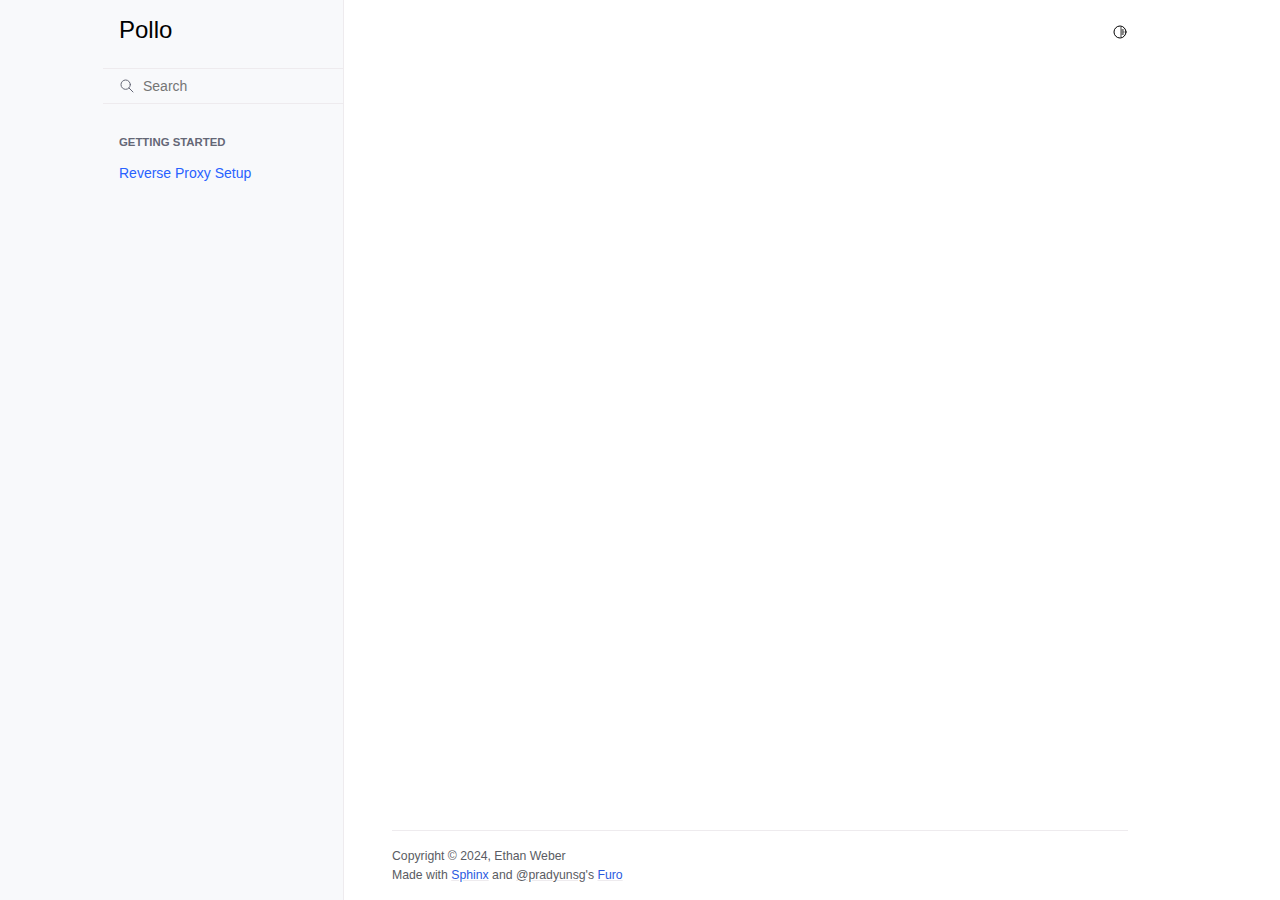
<file: search.html>
<!doctype html>
<html class="no-js" lang="en" data-content_root="./">
  <head><meta charset="utf-8"/>
    <meta name="viewport" content="width=device-width,initial-scale=1"/>
    <meta name="color-scheme" content="light dark"><link rel="index" title="Index" href="genindex.html" /><link rel="search" title="Search" href="#" />

    <!-- Generated with Sphinx 7.2.6 and Furo 2024.01.29 --><title>Search - Pollo</title><link rel="stylesheet" type="text/css" href="_static/pygments.css?v=a746c00c" />
    <link rel="stylesheet" type="text/css" href="_static/styles/furo.css?v=135e06be" />
    <link rel="stylesheet" type="text/css" href="_static/mystnb.4510f1fc1dee50b3e5859aac5469c37c29e427902b24a333a5f9fcb2f0b3ac41.css" />
    <link rel="stylesheet" type="text/css" href="_static/styles/furo-extensions.css?v=36a5483c" />
    
    


<style>
  body {
    --color-code-background: #f8f8f8;
  --color-code-foreground: black;
  
  }
  @media not print {
    body[data-theme="dark"] {
      --color-code-background: #202020;
  --color-code-foreground: #d0d0d0;
  
    }
    @media (prefers-color-scheme: dark) {
      body:not([data-theme="light"]) {
        --color-code-background: #202020;
  --color-code-foreground: #d0d0d0;
  
      }
    }
  }
</style></head>
  <body>
    
    <script>
      document.body.dataset.theme = localStorage.getItem("theme") || "auto";
    </script>
    

<svg xmlns="http://www.w3.org/2000/svg" style="display: none;">
  <symbol id="svg-toc" viewBox="0 0 24 24">
    <title>Contents</title>
    <svg stroke="currentColor" fill="currentColor" stroke-width="0" viewBox="0 0 1024 1024">
      <path d="M408 442h480c4.4 0 8-3.6 8-8v-56c0-4.4-3.6-8-8-8H408c-4.4 0-8 3.6-8 8v56c0 4.4 3.6 8 8 8zm-8 204c0 4.4 3.6 8 8 8h480c4.4 0 8-3.6 8-8v-56c0-4.4-3.6-8-8-8H408c-4.4 0-8 3.6-8 8v56zm504-486H120c-4.4 0-8 3.6-8 8v56c0 4.4 3.6 8 8 8h784c4.4 0 8-3.6 8-8v-56c0-4.4-3.6-8-8-8zm0 632H120c-4.4 0-8 3.6-8 8v56c0 4.4 3.6 8 8 8h784c4.4 0 8-3.6 8-8v-56c0-4.4-3.6-8-8-8zM115.4 518.9L271.7 642c5.8 4.6 14.4.5 14.4-6.9V388.9c0-7.4-8.5-11.5-14.4-6.9L115.4 505.1a8.74 8.74 0 0 0 0 13.8z"/>
    </svg>
  </symbol>
  <symbol id="svg-menu" viewBox="0 0 24 24">
    <title>Menu</title>
    <svg xmlns="http://www.w3.org/2000/svg" viewBox="0 0 24 24" fill="none" stroke="currentColor"
      stroke-width="2" stroke-linecap="round" stroke-linejoin="round" class="feather-menu">
      <line x1="3" y1="12" x2="21" y2="12"></line>
      <line x1="3" y1="6" x2="21" y2="6"></line>
      <line x1="3" y1="18" x2="21" y2="18"></line>
    </svg>
  </symbol>
  <symbol id="svg-arrow-right" viewBox="0 0 24 24">
    <title>Expand</title>
    <svg xmlns="http://www.w3.org/2000/svg" viewBox="0 0 24 24" fill="none" stroke="currentColor"
      stroke-width="2" stroke-linecap="round" stroke-linejoin="round" class="feather-chevron-right">
      <polyline points="9 18 15 12 9 6"></polyline>
    </svg>
  </symbol>
  <symbol id="svg-sun" viewBox="0 0 24 24">
    <title>Light mode</title>
    <svg xmlns="http://www.w3.org/2000/svg" viewBox="0 0 24 24" fill="none" stroke="currentColor"
      stroke-width="1.5" stroke-linecap="round" stroke-linejoin="round" class="feather-sun">
      <circle cx="12" cy="12" r="5"></circle>
      <line x1="12" y1="1" x2="12" y2="3"></line>
      <line x1="12" y1="21" x2="12" y2="23"></line>
      <line x1="4.22" y1="4.22" x2="5.64" y2="5.64"></line>
      <line x1="18.36" y1="18.36" x2="19.78" y2="19.78"></line>
      <line x1="1" y1="12" x2="3" y2="12"></line>
      <line x1="21" y1="12" x2="23" y2="12"></line>
      <line x1="4.22" y1="19.78" x2="5.64" y2="18.36"></line>
      <line x1="18.36" y1="5.64" x2="19.78" y2="4.22"></line>
    </svg>
  </symbol>
  <symbol id="svg-moon" viewBox="0 0 24 24">
    <title>Dark mode</title>
    <svg xmlns="http://www.w3.org/2000/svg" viewBox="0 0 24 24" fill="none" stroke="currentColor"
      stroke-width="1.5" stroke-linecap="round" stroke-linejoin="round" class="icon-tabler-moon">
      <path stroke="none" d="M0 0h24v24H0z" fill="none" />
      <path d="M12 3c.132 0 .263 0 .393 0a7.5 7.5 0 0 0 7.92 12.446a9 9 0 1 1 -8.313 -12.454z" />
    </svg>
  </symbol>
  <symbol id="svg-sun-half" viewBox="0 0 24 24">
    <title>Auto light/dark mode</title>
    <svg xmlns="http://www.w3.org/2000/svg" viewBox="0 0 24 24" fill="none" stroke="currentColor"
      stroke-width="1.5" stroke-linecap="round" stroke-linejoin="round" class="icon-tabler-shadow">
      <path stroke="none" d="M0 0h24v24H0z" fill="none"/>
      <circle cx="12" cy="12" r="9" />
      <path d="M13 12h5" />
      <path d="M13 15h4" />
      <path d="M13 18h1" />
      <path d="M13 9h4" />
      <path d="M13 6h1" />
    </svg>
  </symbol>
</svg>

<input type="checkbox" class="sidebar-toggle" name="__navigation" id="__navigation">
<input type="checkbox" class="sidebar-toggle" name="__toc" id="__toc">
<label class="overlay sidebar-overlay" for="__navigation">
  <div class="visually-hidden">Hide navigation sidebar</div>
</label>
<label class="overlay toc-overlay" for="__toc">
  <div class="visually-hidden">Hide table of contents sidebar</div>
</label>



<div class="page">
  <header class="mobile-header">
    <div class="header-left">
      <label class="nav-overlay-icon" for="__navigation">
        <div class="visually-hidden">Toggle site navigation sidebar</div>
        <i class="icon"><svg><use href="#svg-menu"></use></svg></i>
      </label>
    </div>
    <div class="header-center">
      <a href="index.html"><div class="brand">Pollo</div></a>
    </div>
    <div class="header-right">
      <div class="theme-toggle-container theme-toggle-header">
        <button class="theme-toggle">
          <div class="visually-hidden">Toggle Light / Dark / Auto color theme</div>
          <svg class="theme-icon-when-auto"><use href="#svg-sun-half"></use></svg>
          <svg class="theme-icon-when-dark"><use href="#svg-moon"></use></svg>
          <svg class="theme-icon-when-light"><use href="#svg-sun"></use></svg>
        </button>
      </div>
      <label class="toc-overlay-icon toc-header-icon no-toc" for="__toc">
        <div class="visually-hidden">Toggle table of contents sidebar</div>
        <i class="icon"><svg><use href="#svg-toc"></use></svg></i>
      </label>
    </div>
  </header>
  <aside class="sidebar-drawer">
    <div class="sidebar-container">
      
      <div class="sidebar-sticky"><a class="sidebar-brand" href="index.html">
  
  
  <span class="sidebar-brand-text">Pollo</span>
  
</a><form class="sidebar-search-container" method="get" action="#" role="search">
  <input class="sidebar-search" placeholder="Search" name="q" aria-label="Search">
  <input type="hidden" name="check_keywords" value="yes">
  <input type="hidden" name="area" value="default">
</form>
<div id="searchbox"></div><div class="sidebar-scroll"><div class="sidebar-tree">
  <p class="caption" role="heading"><span class="caption-text">Getting Started</span></p>
<ul>
<li class="toctree-l1"><a class="reference internal" href="reverse_proxy_setup.html">Reverse Proxy Setup</a></li>
</ul>

</div>
</div>

      </div>
      
    </div>
  </aside>
  <div class="main">
    <div class="content">
      <div class="article-container">
        <a href="#" class="back-to-top muted-link">
          <svg xmlns="http://www.w3.org/2000/svg" viewBox="0 0 24 24">
            <path d="M13 20h-2V8l-5.5 5.5-1.42-1.42L12 4.16l7.92 7.92-1.42 1.42L13 8v12z"></path>
          </svg>
          <span>Back to top</span>
        </a>
        <div class="content-icon-container">
          <div class="theme-toggle-container theme-toggle-content">
            <button class="theme-toggle">
              <div class="visually-hidden">Toggle Light / Dark / Auto color theme</div>
              <svg class="theme-icon-when-auto"><use href="#svg-sun-half"></use></svg>
              <svg class="theme-icon-when-dark"><use href="#svg-moon"></use></svg>
              <svg class="theme-icon-when-light"><use href="#svg-sun"></use></svg>
            </button>
          </div>
          <label class="toc-overlay-icon toc-content-icon no-toc" for="__toc">
            <div class="visually-hidden">Toggle table of contents sidebar</div>
            <i class="icon"><svg><use href="#svg-toc"></use></svg></i>
          </label>
        </div>
        <article role="main">
          
<noscript>
<div class="admonition error">
  <p class="admonition-title">Error</p>
  <p>
    Please activate JavaScript to enable the search functionality.
  </p>
</div>
</noscript>

<div id="search-results"></div>

        </article>
      </div>
      <footer>
        
        <div class="related-pages">
          
          
        </div>
        <div class="bottom-of-page">
          <div class="left-details">
            <div class="copyright">
                Copyright &#169; 2024, Ethan Weber
            </div>
            Made with <a href="https://www.sphinx-doc.org/">Sphinx</a> and <a class="muted-link" href="https://pradyunsg.me">@pradyunsg</a>'s
            
            <a href="https://github.com/pradyunsg/furo">Furo</a>
            
          </div>
          <div class="right-details">
            
          </div>
        </div>
        
      </footer>
    </div>
    <aside class="toc-drawer no-toc">
      
      
      
    </aside>
  </div>
</div><script src="_static/documentation_options.js?v=5929fcd5"></script>
    <script src="_static/doctools.js?v=888ff710"></script>
    <script src="_static/sphinx_highlight.js?v=dc90522c"></script>
    <script src="_static/scripts/furo.js?v=32e29ea5"></script>
    
<script src="_static/searchtools.js"></script>
<script src="_static/language_data.js"></script>
<script src="searchindex.js"></script></body>
</html>
</file>
<file: _static/pygments.css>
.highlight pre { line-height: 125%; }
.highlight td.linenos .normal { color: inherit; background-color: transparent; padding-left: 5px; padding-right: 5px; }
.highlight span.linenos { color: inherit; background-color: transparent; padding-left: 5px; padding-right: 5px; }
.highlight td.linenos .special { color: #000000; background-color: #ffffc0; padding-left: 5px; padding-right: 5px; }
.highlight span.linenos.special { color: #000000; background-color: #ffffc0; padding-left: 5px; padding-right: 5px; }
.highlight .hll { background-color: #ffffcc }
.highlight { background: #f8f8f8; }
.highlight .c { color: #8f5902; font-style: italic } /* Comment */
.highlight .err { color: #a40000; border: 1px solid #ef2929 } /* Error */
.highlight .g { color: #000000 } /* Generic */
.highlight .k { color: #204a87; font-weight: bold } /* Keyword */
.highlight .l { color: #000000 } /* Literal */
.highlight .n { color: #000000 } /* Name */
.highlight .o { color: #ce5c00; font-weight: bold } /* Operator */
.highlight .x { color: #000000 } /* Other */
.highlight .p { color: #000000; font-weight: bold } /* Punctuation */
.highlight .ch { color: #8f5902; font-style: italic } /* Comment.Hashbang */
.highlight .cm { color: #8f5902; font-style: italic } /* Comment.Multiline */
.highlight .cp { color: #8f5902; font-style: italic } /* Comment.Preproc */
.highlight .cpf { color: #8f5902; font-style: italic } /* Comment.PreprocFile */
.highlight .c1 { color: #8f5902; font-style: italic } /* Comment.Single */
.highlight .cs { color: #8f5902; font-style: italic } /* Comment.Special */
.highlight .gd { color: #a40000 } /* Generic.Deleted */
.highlight .ge { color: #000000; font-style: italic } /* Generic.Emph */
.highlight .ges { color: #000000; font-weight: bold; font-style: italic } /* Generic.EmphStrong */
.highlight .gr { color: #ef2929 } /* Generic.Error */
.highlight .gh { color: #000080; font-weight: bold } /* Generic.Heading */
.highlight .gi { color: #00A000 } /* Generic.Inserted */
.highlight .go { color: #000000; font-style: italic } /* Generic.Output */
.highlight .gp { color: #8f5902 } /* Generic.Prompt */
.highlight .gs { color: #000000; font-weight: bold } /* Generic.Strong */
.highlight .gu { color: #800080; font-weight: bold } /* Generic.Subheading */
.highlight .gt { color: #a40000; font-weight: bold } /* Generic.Traceback */
.highlight .kc { color: #204a87; font-weight: bold } /* Keyword.Constant */
.highlight .kd { color: #204a87; font-weight: bold } /* Keyword.Declaration */
.highlight .kn { color: #204a87; font-weight: bold } /* Keyword.Namespace */
.highlight .kp { color: #204a87; font-weight: bold } /* Keyword.Pseudo */
.highlight .kr { color: #204a87; font-weight: bold } /* Keyword.Reserved */
.highlight .kt { color: #204a87; font-weight: bold } /* Keyword.Type */
.highlight .ld { color: #000000 } /* Literal.Date */
.highlight .m { color: #0000cf; font-weight: bold } /* Literal.Number */
.highlight .s { color: #4e9a06 } /* Literal.String */
.highlight .na { color: #c4a000 } /* Name.Attribute */
.highlight .nb { color: #204a87 } /* Name.Builtin */
.highlight .nc { color: #000000 } /* Name.Class */
.highlight .no { color: #000000 } /* Name.Constant */
.highlight .nd { color: #5c35cc; font-weight: bold } /* Name.Decorator */
.highlight .ni { color: #ce5c00 } /* Name.Entity */
.highlight .ne { color: #cc0000; font-weight: bold } /* Name.Exception */
.highlight .nf { color: #000000 } /* Name.Function */
.highlight .nl { color: #f57900 } /* Name.Label */
.highlight .nn { color: #000000 } /* Name.Namespace */
.highlight .nx { color: #000000 } /* Name.Other */
.highlight .py { color: #000000 } /* Name.Property */
.highlight .nt { color: #204a87; font-weight: bold } /* Name.Tag */
.highlight .nv { color: #000000 } /* Name.Variable */
.highlight .ow { color: #204a87; font-weight: bold } /* Operator.Word */
.highlight .pm { color: #000000; font-weight: bold } /* Punctuation.Marker */
.highlight .w { color: #f8f8f8 } /* Text.Whitespace */
.highlight .mb { color: #0000cf; font-weight: bold } /* Literal.Number.Bin */
.highlight .mf { color: #0000cf; font-weight: bold } /* Literal.Number.Float */
.highlight .mh { color: #0000cf; font-weight: bold } /* Literal.Number.Hex */
.highlight .mi { color: #0000cf; font-weight: bold } /* Literal.Number.Integer */
.highlight .mo { color: #0000cf; font-weight: bold } /* Literal.Number.Oct */
.highlight .sa { color: #4e9a06 } /* Literal.String.Affix */
.highlight .sb { color: #4e9a06 } /* Literal.String.Backtick */
.highlight .sc { color: #4e9a06 } /* Literal.String.Char */
.highlight .dl { color: #4e9a06 } /* Literal.String.Delimiter */
.highlight .sd { color: #8f5902; font-style: italic } /* Literal.String.Doc */
.highlight .s2 { color: #4e9a06 } /* Literal.String.Double */
.highlight .se { color: #4e9a06 } /* Literal.String.Escape */
.highlight .sh { color: #4e9a06 } /* Literal.String.Heredoc */
.highlight .si { color: #4e9a06 } /* Literal.String.Interpol */
.highlight .sx { color: #4e9a06 } /* Literal.String.Other */
.highlight .sr { color: #4e9a06 } /* Literal.String.Regex */
.highlight .s1 { color: #4e9a06 } /* Literal.String.Single */
.highlight .ss { color: #4e9a06 } /* Literal.String.Symbol */
.highlight .bp { color: #3465a4 } /* Name.Builtin.Pseudo */
.highlight .fm { color: #000000 } /* Name.Function.Magic */
.highlight .vc { color: #000000 } /* Name.Variable.Class */
.highlight .vg { color: #000000 } /* Name.Variable.Global */
.highlight .vi { color: #000000 } /* Name.Variable.Instance */
.highlight .vm { color: #000000 } /* Name.Variable.Magic */
.highlight .il { color: #0000cf; font-weight: bold } /* Literal.Number.Integer.Long */
@media not print {
body[data-theme="dark"] .highlight pre { line-height: 125%; }
body[data-theme="dark"] .highlight td.linenos .normal { color: #aaaaaa; background-color: transparent; padding-left: 5px; padding-right: 5px; }
body[data-theme="dark"] .highlight span.linenos { color: #aaaaaa; background-color: transparent; padding-left: 5px; padding-right: 5px; }
body[data-theme="dark"] .highlight td.linenos .special { color: #000000; background-color: #ffffc0; padding-left: 5px; padding-right: 5px; }
body[data-theme="dark"] .highlight span.linenos.special { color: #000000; background-color: #ffffc0; padding-left: 5px; padding-right: 5px; }
body[data-theme="dark"] .highlight .hll { background-color: #404040 }
body[data-theme="dark"] .highlight { background: #202020; color: #d0d0d0 }
body[data-theme="dark"] .highlight .c { color: #ababab; font-style: italic } /* Comment */
body[data-theme="dark"] .highlight .err { color: #a61717; background-color: #e3d2d2 } /* Error */
body[data-theme="dark"] .highlight .esc { color: #d0d0d0 } /* Escape */
body[data-theme="dark"] .highlight .g { color: #d0d0d0 } /* Generic */
body[data-theme="dark"] .highlight .k { color: #6ebf26; font-weight: bold } /* Keyword */
body[data-theme="dark"] .highlight .l { color: #d0d0d0 } /* Literal */
body[data-theme="dark"] .highlight .n { color: #d0d0d0 } /* Name */
body[data-theme="dark"] .highlight .o { color: #d0d0d0 } /* Operator */
body[data-theme="dark"] .highlight .x { color: #d0d0d0 } /* Other */
body[data-theme="dark"] .highlight .p { color: #d0d0d0 } /* Punctuation */
body[data-theme="dark"] .highlight .ch { color: #ababab; font-style: italic } /* Comment.Hashbang */
body[data-theme="dark"] .highlight .cm { color: #ababab; font-style: italic } /* Comment.Multiline */
body[data-theme="dark"] .highlight .cp { color: #ff3a3a; font-weight: bold } /* Comment.Preproc */
body[data-theme="dark"] .highlight .cpf { color: #ababab; font-style: italic } /* Comment.PreprocFile */
body[data-theme="dark"] .highlight .c1 { color: #ababab; font-style: italic } /* Comment.Single */
body[data-theme="dark"] .highlight .cs { color: #e50808; font-weight: bold; background-color: #520000 } /* Comment.Special */
body[data-theme="dark"] .highlight .gd { color: #d22323 } /* Generic.Deleted */
body[data-theme="dark"] .highlight .ge { color: #d0d0d0; font-style: italic } /* Generic.Emph */
body[data-theme="dark"] .highlight .ges { color: #d0d0d0; font-weight: bold; font-style: italic } /* Generic.EmphStrong */
body[data-theme="dark"] .highlight .gr { color: #d22323 } /* Generic.Error */
body[data-theme="dark"] .highlight .gh { color: #ffffff; font-weight: bold } /* Generic.Heading */
body[data-theme="dark"] .highlight .gi { color: #589819 } /* Generic.Inserted */
body[data-theme="dark"] .highlight .go { color: #cccccc } /* Generic.Output */
body[data-theme="dark"] .highlight .gp { color: #aaaaaa } /* Generic.Prompt */
body[data-theme="dark"] .highlight .gs { color: #d0d0d0; font-weight: bold } /* Generic.Strong */
body[data-theme="dark"] .highlight .gu { color: #ffffff; text-decoration: underline } /* Generic.Subheading */
body[data-theme="dark"] .highlight .gt { color: #d22323 } /* Generic.Traceback */
body[data-theme="dark"] .highlight .kc { color: #6ebf26; font-weight: bold } /* Keyword.Constant */
body[data-theme="dark"] .highlight .kd { color: #6ebf26; font-weight: bold } /* Keyword.Declaration */
body[data-theme="dark"] .highlight .kn { color: #6ebf26; font-weight: bold } /* Keyword.Namespace */
body[data-theme="dark"] .highlight .kp { color: #6ebf26 } /* Keyword.Pseudo */
body[data-theme="dark"] .highlight .kr { color: #6ebf26; font-weight: bold } /* Keyword.Reserved */
body[data-theme="dark"] .highlight .kt { color: #6ebf26; font-weight: bold } /* Keyword.Type */
body[data-theme="dark"] .highlight .ld { color: #d0d0d0 } /* Literal.Date */
body[data-theme="dark"] .highlight .m { color: #51b2fd } /* Literal.Number */
body[data-theme="dark"] .highlight .s { color: #ed9d13 } /* Literal.String */
body[data-theme="dark"] .highlight .na { color: #bbbbbb } /* Name.Attribute */
body[data-theme="dark"] .highlight .nb { color: #2fbccd } /* Name.Builtin */
body[data-theme="dark"] .highlight .nc { color: #71adff; text-decoration: underline } /* Name.Class */
body[data-theme="dark"] .highlight .no { color: #40ffff } /* Name.Constant */
body[data-theme="dark"] .highlight .nd { color: #ffa500 } /* Name.Decorator */
body[data-theme="dark"] .highlight .ni { color: #d0d0d0 } /* Name.Entity */
body[data-theme="dark"] .highlight .ne { color: #bbbbbb } /* Name.Exception */
body[data-theme="dark"] .highlight .nf { color: #71adff } /* Name.Function */
body[data-theme="dark"] .highlight .nl { color: #d0d0d0 } /* Name.Label */
body[data-theme="dark"] .highlight .nn { color: #71adff; text-decoration: underline } /* Name.Namespace */
body[data-theme="dark"] .highlight .nx { color: #d0d0d0 } /* Name.Other */
body[data-theme="dark"] .highlight .py { color: #d0d0d0 } /* Name.Property */
body[data-theme="dark"] .highlight .nt { color: #6ebf26; font-weight: bold } /* Name.Tag */
body[data-theme="dark"] .highlight .nv { color: #40ffff } /* Name.Variable */
body[data-theme="dark"] .highlight .ow { color: #6ebf26; font-weight: bold } /* Operator.Word */
body[data-theme="dark"] .highlight .pm { color: #d0d0d0 } /* Punctuation.Marker */
body[data-theme="dark"] .highlight .w { color: #666666 } /* Text.Whitespace */
body[data-theme="dark"] .highlight .mb { color: #51b2fd } /* Literal.Number.Bin */
body[data-theme="dark"] .highlight .mf { color: #51b2fd } /* Literal.Number.Float */
body[data-theme="dark"] .highlight .mh { color: #51b2fd } /* Literal.Number.Hex */
body[data-theme="dark"] .highlight .mi { color: #51b2fd } /* Literal.Number.Integer */
body[data-theme="dark"] .highlight .mo { color: #51b2fd } /* Literal.Number.Oct */
body[data-theme="dark"] .highlight .sa { color: #ed9d13 } /* Literal.String.Affix */
body[data-theme="dark"] .highlight .sb { color: #ed9d13 } /* Literal.String.Backtick */
body[data-theme="dark"] .highlight .sc { color: #ed9d13 } /* Literal.String.Char */
body[data-theme="dark"] .highlight .dl { color: #ed9d13 } /* Literal.String.Delimiter */
body[data-theme="dark"] .highlight .sd { color: #ed9d13 } /* Literal.String.Doc */
body[data-theme="dark"] .highlight .s2 { color: #ed9d13 } /* Literal.String.Double */
body[data-theme="dark"] .highlight .se { color: #ed9d13 } /* Literal.String.Escape */
body[data-theme="dark"] .highlight .sh { color: #ed9d13 } /* Literal.String.Heredoc */
body[data-theme="dark"] .highlight .si { color: #ed9d13 } /* Literal.String.Interpol */
body[data-theme="dark"] .highlight .sx { color: #ffa500 } /* Literal.String.Other */
body[data-theme="dark"] .highlight .sr { color: #ed9d13 } /* Literal.String.Regex */
body[data-theme="dark"] .highlight .s1 { color: #ed9d13 } /* Literal.String.Single */
body[data-theme="dark"] .highlight .ss { color: #ed9d13 } /* Literal.String.Symbol */
body[data-theme="dark"] .highlight .bp { color: #2fbccd } /* Name.Builtin.Pseudo */
body[data-theme="dark"] .highlight .fm { color: #71adff } /* Name.Function.Magic */
body[data-theme="dark"] .highlight .vc { color: #40ffff } /* Name.Variable.Class */
body[data-theme="dark"] .highlight .vg { color: #40ffff } /* Name.Variable.Global */
body[data-theme="dark"] .highlight .vi { color: #40ffff } /* Name.Variable.Instance */
body[data-theme="dark"] .highlight .vm { color: #40ffff } /* Name.Variable.Magic */
body[data-theme="dark"] .highlight .il { color: #51b2fd } /* Literal.Number.Integer.Long */
@media (prefers-color-scheme: dark) {
body:not([data-theme="light"]) .highlight pre { line-height: 125%; }
body:not([data-theme="light"]) .highlight td.linenos .normal { color: #aaaaaa; background-color: transparent; padding-left: 5px; padding-right: 5px; }
body:not([data-theme="light"]) .highlight span.linenos { color: #aaaaaa; background-color: transparent; padding-left: 5px; padding-right: 5px; }
body:not([data-theme="light"]) .highlight td.linenos .special { color: #000000; background-color: #ffffc0; padding-left: 5px; padding-right: 5px; }
body:not([data-theme="light"]) .highlight span.linenos.special { color: #000000; background-color: #ffffc0; padding-left: 5px; padding-right: 5px; }
body:not([data-theme="light"]) .highlight .hll { background-color: #404040 }
body:not([data-theme="light"]) .highlight { background: #202020; color: #d0d0d0 }
body:not([data-theme="light"]) .highlight .c { color: #ababab; font-style: italic } /* Comment */
body:not([data-theme="light"]) .highlight .err { color: #a61717; background-color: #e3d2d2 } /* Error */
body:not([data-theme="light"]) .highlight .esc { color: #d0d0d0 } /* Escape */
body:not([data-theme="light"]) .highlight .g { color: #d0d0d0 } /* Generic */
body:not([data-theme="light"]) .highlight .k { color: #6ebf26; font-weight: bold } /* Keyword */
body:not([data-theme="light"]) .highlight .l { color: #d0d0d0 } /* Literal */
body:not([data-theme="light"]) .highlight .n { color: #d0d0d0 } /* Name */
body:not([data-theme="light"]) .highlight .o { color: #d0d0d0 } /* Operator */
body:not([data-theme="light"]) .highlight .x { color: #d0d0d0 } /* Other */
body:not([data-theme="light"]) .highlight .p { color: #d0d0d0 } /* Punctuation */
body:not([data-theme="light"]) .highlight .ch { color: #ababab; font-style: italic } /* Comment.Hashbang */
body:not([data-theme="light"]) .highlight .cm { color: #ababab; font-style: italic } /* Comment.Multiline */
body:not([data-theme="light"]) .highlight .cp { color: #ff3a3a; font-weight: bold } /* Comment.Preproc */
body:not([data-theme="light"]) .highlight .cpf { color: #ababab; font-style: italic } /* Comment.PreprocFile */
body:not([data-theme="light"]) .highlight .c1 { color: #ababab; font-style: italic } /* Comment.Single */
body:not([data-theme="light"]) .highlight .cs { color: #e50808; font-weight: bold; background-color: #520000 } /* Comment.Special */
body:not([data-theme="light"]) .highlight .gd { color: #d22323 } /* Generic.Deleted */
body:not([data-theme="light"]) .highlight .ge { color: #d0d0d0; font-style: italic } /* Generic.Emph */
body:not([data-theme="light"]) .highlight .ges { color: #d0d0d0; font-weight: bold; font-style: italic } /* Generic.EmphStrong */
body:not([data-theme="light"]) .highlight .gr { color: #d22323 } /* Generic.Error */
body:not([data-theme="light"]) .highlight .gh { color: #ffffff; font-weight: bold } /* Generic.Heading */
body:not([data-theme="light"]) .highlight .gi { color: #589819 } /* Generic.Inserted */
body:not([data-theme="light"]) .highlight .go { color: #cccccc } /* Generic.Output */
body:not([data-theme="light"]) .highlight .gp { color: #aaaaaa } /* Generic.Prompt */
body:not([data-theme="light"]) .highlight .gs { color: #d0d0d0; font-weight: bold } /* Generic.Strong */
body:not([data-theme="light"]) .highlight .gu { color: #ffffff; text-decoration: underline } /* Generic.Subheading */
body:not([data-theme="light"]) .highlight .gt { color: #d22323 } /* Generic.Traceback */
body:not([data-theme="light"]) .highlight .kc { color: #6ebf26; font-weight: bold } /* Keyword.Constant */
body:not([data-theme="light"]) .highlight .kd { color: #6ebf26; font-weight: bold } /* Keyword.Declaration */
body:not([data-theme="light"]) .highlight .kn { color: #6ebf26; font-weight: bold } /* Keyword.Namespace */
body:not([data-theme="light"]) .highlight .kp { color: #6ebf26 } /* Keyword.Pseudo */
body:not([data-theme="light"]) .highlight .kr { color: #6ebf26; font-weight: bold } /* Keyword.Reserved */
body:not([data-theme="light"]) .highlight .kt { color: #6ebf26; font-weight: bold } /* Keyword.Type */
body:not([data-theme="light"]) .highlight .ld { color: #d0d0d0 } /* Literal.Date */
body:not([data-theme="light"]) .highlight .m { color: #51b2fd } /* Literal.Number */
body:not([data-theme="light"]) .highlight .s { color: #ed9d13 } /* Literal.String */
body:not([data-theme="light"]) .highlight .na { color: #bbbbbb } /* Name.Attribute */
body:not([data-theme="light"]) .highlight .nb { color: #2fbccd } /* Name.Builtin */
body:not([data-theme="light"]) .highlight .nc { color: #71adff; text-decoration: underline } /* Name.Class */
body:not([data-theme="light"]) .highlight .no { color: #40ffff } /* Name.Constant */
body:not([data-theme="light"]) .highlight .nd { color: #ffa500 } /* Name.Decorator */
body:not([data-theme="light"]) .highlight .ni { color: #d0d0d0 } /* Name.Entity */
body:not([data-theme="light"]) .highlight .ne { color: #bbbbbb } /* Name.Exception */
body:not([data-theme="light"]) .highlight .nf { color: #71adff } /* Name.Function */
body:not([data-theme="light"]) .highlight .nl { color: #d0d0d0 } /* Name.Label */
body:not([data-theme="light"]) .highlight .nn { color: #71adff; text-decoration: underline } /* Name.Namespace */
body:not([data-theme="light"]) .highlight .nx { color: #d0d0d0 } /* Name.Other */
body:not([data-theme="light"]) .highlight .py { color: #d0d0d0 } /* Name.Property */
body:not([data-theme="light"]) .highlight .nt { color: #6ebf26; font-weight: bold } /* Name.Tag */
body:not([data-theme="light"]) .highlight .nv { color: #40ffff } /* Name.Variable */
body:not([data-theme="light"]) .highlight .ow { color: #6ebf26; font-weight: bold } /* Operator.Word */
body:not([data-theme="light"]) .highlight .pm { color: #d0d0d0 } /* Punctuation.Marker */
body:not([data-theme="light"]) .highlight .w { color: #666666 } /* Text.Whitespace */
body:not([data-theme="light"]) .highlight .mb { color: #51b2fd } /* Literal.Number.Bin */
body:not([data-theme="light"]) .highlight .mf { color: #51b2fd } /* Literal.Number.Float */
body:not([data-theme="light"]) .highlight .mh { color: #51b2fd } /* Literal.Number.Hex */
body:not([data-theme="light"]) .highlight .mi { color: #51b2fd } /* Literal.Number.Integer */
body:not([data-theme="light"]) .highlight .mo { color: #51b2fd } /* Literal.Number.Oct */
body:not([data-theme="light"]) .highlight .sa { color: #ed9d13 } /* Literal.String.Affix */
body:not([data-theme="light"]) .highlight .sb { color: #ed9d13 } /* Literal.String.Backtick */
body:not([data-theme="light"]) .highlight .sc { color: #ed9d13 } /* Literal.String.Char */
body:not([data-theme="light"]) .highlight .dl { color: #ed9d13 } /* Literal.String.Delimiter */
body:not([data-theme="light"]) .highlight .sd { color: #ed9d13 } /* Literal.String.Doc */
body:not([data-theme="light"]) .highlight .s2 { color: #ed9d13 } /* Literal.String.Double */
body:not([data-theme="light"]) .highlight .se { color: #ed9d13 } /* Literal.String.Escape */
body:not([data-theme="light"]) .highlight .sh { color: #ed9d13 } /* Literal.String.Heredoc */
body:not([data-theme="light"]) .highlight .si { color: #ed9d13 } /* Literal.String.Interpol */
body:not([data-theme="light"]) .highlight .sx { color: #ffa500 } /* Literal.String.Other */
body:not([data-theme="light"]) .highlight .sr { color: #ed9d13 } /* Literal.String.Regex */
body:not([data-theme="light"]) .highlight .s1 { color: #ed9d13 } /* Literal.String.Single */
body:not([data-theme="light"]) .highlight .ss { color: #ed9d13 } /* Literal.String.Symbol */
body:not([data-theme="light"]) .highlight .bp { color: #2fbccd } /* Name.Builtin.Pseudo */
body:not([data-theme="light"]) .highlight .fm { color: #71adff } /* Name.Function.Magic */
body:not([data-theme="light"]) .highlight .vc { color: #40ffff } /* Name.Variable.Class */
body:not([data-theme="light"]) .highlight .vg { color: #40ffff } /* Name.Variable.Global */
body:not([data-theme="light"]) .highlight .vi { color: #40ffff } /* Name.Variable.Instance */
body:not([data-theme="light"]) .highlight .vm { color: #40ffff } /* Name.Variable.Magic */
body:not([data-theme="light"]) .highlight .il { color: #51b2fd } /* Literal.Number.Integer.Long */
}
}
</file>
<file: _static/mystnb.4510f1fc1dee50b3e5859aac5469c37c29e427902b24a333a5f9fcb2f0b3ac41.css>
/* Variables */
:root {
  --mystnb-source-bg-color: #f7f7f7;
  --mystnb-stdout-bg-color: #fcfcfc;
  --mystnb-stderr-bg-color: #fdd;
  --mystnb-traceback-bg-color: #fcfcfc;
  --mystnb-source-border-color: #ccc;
  --mystnb-source-margin-color: green;
  --mystnb-stdout-border-color: #f7f7f7;
  --mystnb-stderr-border-color: #f7f7f7;
  --mystnb-traceback-border-color: #ffd6d6;
  --mystnb-hide-prompt-opacity: 70%;
  --mystnb-source-border-radius: .4em;
  --mystnb-source-border-width: 1px;
}

/* Whole cell */
div.container.cell {
  padding-left: 0;
  margin-bottom: 1em;
}

/* Removing all background formatting so we can control at the div level */
.cell_input div.highlight,
.cell_output pre,
.cell_input pre,
.cell_output .output {
  border: none;
  box-shadow: none;
}

.cell_output .output pre,
.cell_input pre {
  margin: 0px;
}

/* Input cells */
div.cell div.cell_input,
div.cell details.above-input>summary {
  padding-left: 0em;
  padding-right: 0em;
  border: var(--mystnb-source-border-width) var(--mystnb-source-border-color) solid;
  background-color: var(--mystnb-source-bg-color);
  border-left-color: var(--mystnb-source-margin-color);
  border-left-width: medium;
  border-radius: var(--mystnb-source-border-radius);
}

div.cell_input>div,
div.cell_output div.output>div.highlight {
  margin: 0em !important;
  border: none !important;
}

/* All cell outputs */
.cell_output {
  padding-left: 1em;
  padding-right: 0em;
  margin-top: 1em;
}

/* Text outputs from cells */
.cell_output .output.text_plain,
.cell_output .output.traceback,
.cell_output .output.stream,
.cell_output .output.stderr {
  margin-top: 1em;
  margin-bottom: 0em;
  box-shadow: none;
}

.cell_output .output.text_plain,
.cell_output .output.stream {
  background: var(--mystnb-stdout-bg-color);
  border: 1px solid var(--mystnb-stdout-border-color);
}

.cell_output .output.stderr {
  background: var(--mystnb-stderr-bg-color);
  border: 1px solid var(--mystnb-stderr-border-color);
}

.cell_output .output.traceback {
  background: var(--mystnb-traceback-bg-color);
  border: 1px solid var(--mystnb-traceback-border-color);
}

/* Collapsible cell content */
div.cell details.above-input div.cell_input {
  border-top-left-radius: 0;
  border-top-right-radius: 0;
  border-top: var(--mystnb-source-border-width) var(--mystnb-source-border-color) dashed;
}

div.cell div.cell_input.above-output-prompt {
  border-bottom-left-radius: 0;
  border-bottom-right-radius: 0;
}

div.cell details.above-input>summary {
  border-bottom-left-radius: 0;
  border-bottom-right-radius: 0;
  border-bottom: var(--mystnb-source-border-width) var(--mystnb-source-border-color) dashed;
  padding-left: 1em;
  margin-bottom: 0;
}

div.cell details.above-output>summary {
  background-color: var(--mystnb-source-bg-color);
  padding-left: 1em;
  padding-right: 0em;
  border: var(--mystnb-source-border-width) var(--mystnb-source-border-color) solid;
  border-radius: var(--mystnb-source-border-radius);
  border-left-color: var(--mystnb-source-margin-color);
  border-left-width: medium;
}

div.cell details.below-input>summary {
  background-color: var(--mystnb-source-bg-color);
  padding-left: 1em;
  padding-right: 0em;
  border: var(--mystnb-source-border-width) var(--mystnb-source-border-color) solid;
  border-top: none;
  border-bottom-left-radius: var(--mystnb-source-border-radius);
  border-bottom-right-radius: var(--mystnb-source-border-radius);
  border-left-color: var(--mystnb-source-margin-color);
  border-left-width: medium;
}

div.cell details.hide>summary>span {
  opacity: var(--mystnb-hide-prompt-opacity);
}

div.cell details.hide[open]>summary>span.collapsed {
  display: none;
}

div.cell details.hide:not([open])>summary>span.expanded {
  display: none;
}

@keyframes collapsed-fade-in {
  0% {
    opacity: 0;
  }

  100% {
    opacity: 1;
  }
}
div.cell details.hide[open]>summary~* {
  -moz-animation: collapsed-fade-in 0.3s ease-in-out;
  -webkit-animation: collapsed-fade-in 0.3s ease-in-out;
  animation: collapsed-fade-in 0.3s ease-in-out;
}

/* Math align to the left */
.cell_output .MathJax_Display {
  text-align: left !important;
}

/* Pandas tables. Pulled from the Jupyter / nbsphinx CSS */
div.cell_output table {
  border: none;
  border-collapse: collapse;
  border-spacing: 0;
  color: black;
  font-size: 1em;
  table-layout: fixed;
}

div.cell_output thead {
  border-bottom: 1px solid black;
  vertical-align: bottom;
}

div.cell_output tr,
div.cell_output th,
div.cell_output td {
  text-align: right;
  vertical-align: middle;
  padding: 0.5em 0.5em;
  line-height: normal;
  white-space: normal;
  max-width: none;
  border: none;
}

div.cell_output th {
  font-weight: bold;
}

div.cell_output tbody tr:nth-child(odd) {
  background: #f5f5f5;
}

div.cell_output tbody tr:hover {
  background: rgba(66, 165, 245, 0.2);
}

/** source code line numbers **/
span.linenos {
  opacity: 0.5;
}

/* Inline text from `paste` operation */

span.pasted-text {
  font-weight: bold;
}

span.pasted-inline img {
  max-height: 2em;
}

tbody span.pasted-inline img {
  max-height: none;
}

/* Font colors for translated ANSI escape sequences
Color values are copied from Jupyter Notebook
https://github.com/jupyter/notebook/blob/52581f8eda9b319eb0390ac77fe5903c38f81e3e/notebook/static/notebook/less/ansicolors.less#L14-L21
Background colors from
https://nbsphinx.readthedocs.io/en/latest/code-cells.html#ANSI-Colors
*/
div.highlight .-Color-Bold {
  font-weight: bold;
}

div.highlight .-Color[class*=-Black] {
  color: #3E424D
}

div.highlight .-Color[class*=-Red] {
  color: #E75C58
}

div.highlight .-Color[class*=-Green] {
  color: #00A250
}

div.highlight .-Color[class*=-Yellow] {
  color: #DDB62B
}

div.highlight .-Color[class*=-Blue] {
  color: #208FFB
}

div.highlight .-Color[class*=-Magenta] {
  color: #D160C4
}

div.highlight .-Color[class*=-Cyan] {
  color: #60C6C8
}

div.highlight .-Color[class*=-White] {
  color: #C5C1B4
}

div.highlight .-Color[class*=-BGBlack] {
  background-color: #3E424D
}

div.highlight .-Color[class*=-BGRed] {
  background-color: #E75C58
}

div.highlight .-Color[class*=-BGGreen] {
  background-color: #00A250
}

div.highlight .-Color[class*=-BGYellow] {
  background-color: #DDB62B
}

div.highlight .-Color[class*=-BGBlue] {
  background-color: #208FFB
}

div.highlight .-Color[class*=-BGMagenta] {
  background-color: #D160C4
}

div.highlight .-Color[class*=-BGCyan] {
  background-color: #60C6C8
}

div.highlight .-Color[class*=-BGWhite] {
  background-color: #C5C1B4
}

/* Font colors for 8-bit ANSI */

div.highlight .-Color[class*=-C0] {
  color: #000000
}

div.highlight .-Color[class*=-BGC0] {
  background-color: #000000
}

div.highlight .-Color[class*=-C1] {
  color: #800000
}

div.highlight .-Color[class*=-BGC1] {
  background-color: #800000
}

div.highlight .-Color[class*=-C2] {
  color: #008000
}

div.highlight .-Color[class*=-BGC2] {
  background-color: #008000
}

div.highlight .-Color[class*=-C3] {
  color: #808000
}

div.highlight .-Color[class*=-BGC3] {
  background-color: #808000
}

div.highlight .-Color[class*=-C4] {
  color: #000080
}

div.highlight .-Color[class*=-BGC4] {
  background-color: #000080
}

div.highlight .-Color[class*=-C5] {
  color: #800080
}

div.highlight .-Color[class*=-BGC5] {
  background-color: #800080
}

div.highlight .-Color[class*=-C6] {
  color: #008080
}

div.highlight .-Color[class*=-BGC6] {
  background-color: #008080
}

div.highlight .-Color[class*=-C7] {
  color: #C0C0C0
}

div.highlight .-Color[class*=-BGC7] {
  background-color: #C0C0C0
}

div.highlight .-Color[class*=-C8] {
  color: #808080
}

div.highlight .-Color[class*=-BGC8] {
  background-color: #808080
}

div.highlight .-Color[class*=-C9] {
  color: #FF0000
}

div.highlight .-Color[class*=-BGC9] {
  background-color: #FF0000
}

div.highlight .-Color[class*=-C10] {
  color: #00FF00
}

div.highlight .-Color[class*=-BGC10] {
  background-color: #00FF00
}

div.highlight .-Color[class*=-C11] {
  color: #FFFF00
}

div.highlight .-Color[class*=-BGC11] {
  background-color: #FFFF00
}

div.highlight .-Color[class*=-C12] {
  color: #0000FF
}

div.highlight .-Color[class*=-BGC12] {
  background-color: #0000FF
}

div.highlight .-Color[class*=-C13] {
  color: #FF00FF
}

div.highlight .-Color[class*=-BGC13] {
  background-color: #FF00FF
}

div.highlight .-Color[class*=-C14] {
  color: #00FFFF
}

div.highlight .-Color[class*=-BGC14] {
  background-color: #00FFFF
}

div.highlight .-Color[class*=-C15] {
  color: #FFFFFF
}

div.highlight .-Color[class*=-BGC15] {
  background-color: #FFFFFF
}

div.highlight .-Color[class*=-C16] {
  color: #000000
}

div.highlight .-Color[class*=-BGC16] {
  background-color: #000000
}

div.highlight .-Color[class*=-C17] {
  color: #00005F
}

div.highlight .-Color[class*=-BGC17] {
  background-color: #00005F
}

div.highlight .-Color[class*=-C18] {
  color: #000087
}

div.highlight .-Color[class*=-BGC18] {
  background-color: #000087
}

div.highlight .-Color[class*=-C19] {
  color: #0000AF
}

div.highlight .-Color[class*=-BGC19] {
  background-color: #0000AF
}

div.highlight .-Color[class*=-C20] {
  color: #0000D7
}

div.highlight .-Color[class*=-BGC20] {
  background-color: #0000D7
}

div.highlight .-Color[class*=-C21] {
  color: #0000FF
}

div.highlight .-Color[class*=-BGC21] {
  background-color: #0000FF
}

div.highlight .-Color[class*=-C22] {
  color: #005F00
}

div.highlight .-Color[class*=-BGC22] {
  background-color: #005F00
}

div.highlight .-Color[class*=-C23] {
  color: #005F5F
}

div.highlight .-Color[class*=-BGC23] {
  background-color: #005F5F
}

div.highlight .-Color[class*=-C24] {
  color: #005F87
}

div.highlight .-Color[class*=-BGC24] {
  background-color: #005F87
}

div.highlight .-Color[class*=-C25] {
  color: #005FAF
}

div.highlight .-Color[class*=-BGC25] {
  background-color: #005FAF
}

div.highlight .-Color[class*=-C26] {
  color: #005FD7
}

div.highlight .-Color[class*=-BGC26] {
  background-color: #005FD7
}

div.highlight .-Color[class*=-C27] {
  color: #005FFF
}

div.highlight .-Color[class*=-BGC27] {
  background-color: #005FFF
}

div.highlight .-Color[class*=-C28] {
  color: #008700
}

div.highlight .-Color[class*=-BGC28] {
  background-color: #008700
}

div.highlight .-Color[class*=-C29] {
  color: #00875F
}

div.highlight .-Color[class*=-BGC29] {
  background-color: #00875F
}

div.highlight .-Color[class*=-C30] {
  color: #008787
}

div.highlight .-Color[class*=-BGC30] {
  background-color: #008787
}

div.highlight .-Color[class*=-C31] {
  color: #0087AF
}

div.highlight .-Color[class*=-BGC31] {
  background-color: #0087AF
}

div.highlight .-Color[class*=-C32] {
  color: #0087D7
}

div.highlight .-Color[class*=-BGC32] {
  background-color: #0087D7
}

div.highlight .-Color[class*=-C33] {
  color: #0087FF
}

div.highlight .-Color[class*=-BGC33] {
  background-color: #0087FF
}

div.highlight .-Color[class*=-C34] {
  color: #00AF00
}

div.highlight .-Color[class*=-BGC34] {
  background-color: #00AF00
}

div.highlight .-Color[class*=-C35] {
  color: #00AF5F
}

div.highlight .-Color[class*=-BGC35] {
  background-color: #00AF5F
}

div.highlight .-Color[class*=-C36] {
  color: #00AF87
}

div.highlight .-Color[class*=-BGC36] {
  background-color: #00AF87
}

div.highlight .-Color[class*=-C37] {
  color: #00AFAF
}

div.highlight .-Color[class*=-BGC37] {
  background-color: #00AFAF
}

div.highlight .-Color[class*=-C38] {
  color: #00AFD7
}

div.highlight .-Color[class*=-BGC38] {
  background-color: #00AFD7
}

div.highlight .-Color[class*=-C39] {
  color: #00AFFF
}

div.highlight .-Color[class*=-BGC39] {
  background-color: #00AFFF
}

div.highlight .-Color[class*=-C40] {
  color: #00D700
}

div.highlight .-Color[class*=-BGC40] {
  background-color: #00D700
}

div.highlight .-Color[class*=-C41] {
  color: #00D75F
}

div.highlight .-Color[class*=-BGC41] {
  background-color: #00D75F
}

div.highlight .-Color[class*=-C42] {
  color: #00D787
}

div.highlight .-Color[class*=-BGC42] {
  background-color: #00D787
}

div.highlight .-Color[class*=-C43] {
  color: #00D7AF
}

div.highlight .-Color[class*=-BGC43] {
  background-color: #00D7AF
}

div.highlight .-Color[class*=-C44] {
  color: #00D7D7
}

div.highlight .-Color[class*=-BGC44] {
  background-color: #00D7D7
}

div.highlight .-Color[class*=-C45] {
  color: #00D7FF
}

div.highlight .-Color[class*=-BGC45] {
  background-color: #00D7FF
}

div.highlight .-Color[class*=-C46] {
  color: #00FF00
}

div.highlight .-Color[class*=-BGC46] {
  background-color: #00FF00
}

div.highlight .-Color[class*=-C47] {
  color: #00FF5F
}

div.highlight .-Color[class*=-BGC47] {
  background-color: #00FF5F
}

div.highlight .-Color[class*=-C48] {
  color: #00FF87
}

div.highlight .-Color[class*=-BGC48] {
  background-color: #00FF87
}

div.highlight .-Color[class*=-C49] {
  color: #00FFAF
}

div.highlight .-Color[class*=-BGC49] {
  background-color: #00FFAF
}

div.highlight .-Color[class*=-C50] {
  color: #00FFD7
}

div.highlight .-Color[class*=-BGC50] {
  background-color: #00FFD7
}

div.highlight .-Color[class*=-C51] {
  color: #00FFFF
}

div.highlight .-Color[class*=-BGC51] {
  background-color: #00FFFF
}

div.highlight .-Color[class*=-C52] {
  color: #5F0000
}

div.highlight .-Color[class*=-BGC52] {
  background-color: #5F0000
}

div.highlight .-Color[class*=-C53] {
  color: #5F005F
}

div.highlight .-Color[class*=-BGC53] {
  background-color: #5F005F
}

div.highlight .-Color[class*=-C54] {
  color: #5F0087
}

div.highlight .-Color[class*=-BGC54] {
  background-color: #5F0087
}

div.highlight .-Color[class*=-C55] {
  color: #5F00AF
}

div.highlight .-Color[class*=-BGC55] {
  background-color: #5F00AF
}

div.highlight .-Color[class*=-C56] {
  color: #5F00D7
}

div.highlight .-Color[class*=-BGC56] {
  background-color: #5F00D7
}

div.highlight .-Color[class*=-C57] {
  color: #5F00FF
}

div.highlight .-Color[class*=-BGC57] {
  background-color: #5F00FF
}

div.highlight .-Color[class*=-C58] {
  color: #5F5F00
}

div.highlight .-Color[class*=-BGC58] {
  background-color: #5F5F00
}

div.highlight .-Color[class*=-C59] {
  color: #5F5F5F
}

div.highlight .-Color[class*=-BGC59] {
  background-color: #5F5F5F
}

div.highlight .-Color[class*=-C60] {
  color: #5F5F87
}

div.highlight .-Color[class*=-BGC60] {
  background-color: #5F5F87
}

div.highlight .-Color[class*=-C61] {
  color: #5F5FAF
}

div.highlight .-Color[class*=-BGC61] {
  background-color: #5F5FAF
}

div.highlight .-Color[class*=-C62] {
  color: #5F5FD7
}

div.highlight .-Color[class*=-BGC62] {
  background-color: #5F5FD7
}

div.highlight .-Color[class*=-C63] {
  color: #5F5FFF
}

div.highlight .-Color[class*=-BGC63] {
  background-color: #5F5FFF
}

div.highlight .-Color[class*=-C64] {
  color: #5F8700
}

div.highlight .-Color[class*=-BGC64] {
  background-color: #5F8700
}

div.highlight .-Color[class*=-C65] {
  color: #5F875F
}

div.highlight .-Color[class*=-BGC65] {
  background-color: #5F875F
}

div.highlight .-Color[class*=-C66] {
  color: #5F8787
}

div.highlight .-Color[class*=-BGC66] {
  background-color: #5F8787
}

div.highlight .-Color[class*=-C67] {
  color: #5F87AF
}

div.highlight .-Color[class*=-BGC67] {
  background-color: #5F87AF
}

div.highlight .-Color[class*=-C68] {
  color: #5F87D7
}

div.highlight .-Color[class*=-BGC68] {
  background-color: #5F87D7
}

div.highlight .-Color[class*=-C69] {
  color: #5F87FF
}

div.highlight .-Color[class*=-BGC69] {
  background-color: #5F87FF
}

div.highlight .-Color[class*=-C70] {
  color: #5FAF00
}

div.highlight .-Color[class*=-BGC70] {
  background-color: #5FAF00
}

div.highlight .-Color[class*=-C71] {
  color: #5FAF5F
}

div.highlight .-Color[class*=-BGC71] {
  background-color: #5FAF5F
}

div.highlight .-Color[class*=-C72] {
  color: #5FAF87
}

div.highlight .-Color[class*=-BGC72] {
  background-color: #5FAF87
}

div.highlight .-Color[class*=-C73] {
  color: #5FAFAF
}

div.highlight .-Color[class*=-BGC73] {
  background-color: #5FAFAF
}

div.highlight .-Color[class*=-C74] {
  color: #5FAFD7
}

div.highlight .-Color[class*=-BGC74] {
  background-color: #5FAFD7
}

div.highlight .-Color[class*=-C75] {
  color: #5FAFFF
}

div.highlight .-Color[class*=-BGC75] {
  background-color: #5FAFFF
}

div.highlight .-Color[class*=-C76] {
  color: #5FD700
}

div.highlight .-Color[class*=-BGC76] {
  background-color: #5FD700
}

div.highlight .-Color[class*=-C77] {
  color: #5FD75F
}

div.highlight .-Color[class*=-BGC77] {
  background-color: #5FD75F
}

div.highlight .-Color[class*=-C78] {
  color: #5FD787
}

div.highlight .-Color[class*=-BGC78] {
  background-color: #5FD787
}

div.highlight .-Color[class*=-C79] {
  color: #5FD7AF
}

div.highlight .-Color[class*=-BGC79] {
  background-color: #5FD7AF
}

div.highlight .-Color[class*=-C80] {
  color: #5FD7D7
}

div.highlight .-Color[class*=-BGC80] {
  background-color: #5FD7D7
}

div.highlight .-Color[class*=-C81] {
  color: #5FD7FF
}

div.highlight .-Color[class*=-BGC81] {
  background-color: #5FD7FF
}

div.highlight .-Color[class*=-C82] {
  color: #5FFF00
}

div.highlight .-Color[class*=-BGC82] {
  background-color: #5FFF00
}

div.highlight .-Color[class*=-C83] {
  color: #5FFF5F
}

div.highlight .-Color[class*=-BGC83] {
  background-color: #5FFF5F
}

div.highlight .-Color[class*=-C84] {
  color: #5FFF87
}

div.highlight .-Color[class*=-BGC84] {
  background-color: #5FFF87
}

div.highlight .-Color[class*=-C85] {
  color: #5FFFAF
}

div.highlight .-Color[class*=-BGC85] {
  background-color: #5FFFAF
}

div.highlight .-Color[class*=-C86] {
  color: #5FFFD7
}

div.highlight .-Color[class*=-BGC86] {
  background-color: #5FFFD7
}

div.highlight .-Color[class*=-C87] {
  color: #5FFFFF
}

div.highlight .-Color[class*=-BGC87] {
  background-color: #5FFFFF
}

div.highlight .-Color[class*=-C88] {
  color: #870000
}

div.highlight .-Color[class*=-BGC88] {
  background-color: #870000
}

div.highlight .-Color[class*=-C89] {
  color: #87005F
}

div.highlight .-Color[class*=-BGC89] {
  background-color: #87005F
}

div.highlight .-Color[class*=-C90] {
  color: #870087
}

div.highlight .-Color[class*=-BGC90] {
  background-color: #870087
}

div.highlight .-Color[class*=-C91] {
  color: #8700AF
}

div.highlight .-Color[class*=-BGC91] {
  background-color: #8700AF
}

div.highlight .-Color[class*=-C92] {
  color: #8700D7
}

div.highlight .-Color[class*=-BGC92] {
  background-color: #8700D7
}

div.highlight .-Color[class*=-C93] {
  color: #8700FF
}

div.highlight .-Color[class*=-BGC93] {
  background-color: #8700FF
}

div.highlight .-Color[class*=-C94] {
  color: #875F00
}

div.highlight .-Color[class*=-BGC94] {
  background-color: #875F00
}

div.highlight .-Color[class*=-C95] {
  color: #875F5F
}

div.highlight .-Color[class*=-BGC95] {
  background-color: #875F5F
}

div.highlight .-Color[class*=-C96] {
  color: #875F87
}

div.highlight .-Color[class*=-BGC96] {
  background-color: #875F87
}

div.highlight .-Color[class*=-C97] {
  color: #875FAF
}

div.highlight .-Color[class*=-BGC97] {
  background-color: #875FAF
}

div.highlight .-Color[class*=-C98] {
  color: #875FD7
}

div.highlight .-Color[class*=-BGC98] {
  background-color: #875FD7
}

div.highlight .-Color[class*=-C99] {
  color: #875FFF
}

div.highlight .-Color[class*=-BGC99] {
  background-color: #875FFF
}

div.highlight .-Color[class*=-C100] {
  color: #878700
}

div.highlight .-Color[class*=-BGC100] {
  background-color: #878700
}

div.highlight .-Color[class*=-C101] {
  color: #87875F
}

div.highlight .-Color[class*=-BGC101] {
  background-color: #87875F
}

div.highlight .-Color[class*=-C102] {
  color: #878787
}

div.highlight .-Color[class*=-BGC102] {
  background-color: #878787
}

div.highlight .-Color[class*=-C103] {
  color: #8787AF
}

div.highlight .-Color[class*=-BGC103] {
  background-color: #8787AF
}

div.highlight .-Color[class*=-C104] {
  color: #8787D7
}

div.highlight .-Color[class*=-BGC104] {
  background-color: #8787D7
}

div.highlight .-Color[class*=-C105] {
  color: #8787FF
}

div.highlight .-Color[class*=-BGC105] {
  background-color: #8787FF
}

div.highlight .-Color[class*=-C106] {
  color: #87AF00
}

div.highlight .-Color[class*=-BGC106] {
  background-color: #87AF00
}

div.highlight .-Color[class*=-C107] {
  color: #87AF5F
}

div.highlight .-Color[class*=-BGC107] {
  background-color: #87AF5F
}

div.highlight .-Color[class*=-C108] {
  color: #87AF87
}

div.highlight .-Color[class*=-BGC108] {
  background-color: #87AF87
}

div.highlight .-Color[class*=-C109] {
  color: #87AFAF
}

div.highlight .-Color[class*=-BGC109] {
  background-color: #87AFAF
}

div.highlight .-Color[class*=-C110] {
  color: #87AFD7
}

div.highlight .-Color[class*=-BGC110] {
  background-color: #87AFD7
}

div.highlight .-Color[class*=-C111] {
  color: #87AFFF
}

div.highlight .-Color[class*=-BGC111] {
  background-color: #87AFFF
}

div.highlight .-Color[class*=-C112] {
  color: #87D700
}

div.highlight .-Color[class*=-BGC112] {
  background-color: #87D700
}

div.highlight .-Color[class*=-C113] {
  color: #87D75F
}

div.highlight .-Color[class*=-BGC113] {
  background-color: #87D75F
}

div.highlight .-Color[class*=-C114] {
  color: #87D787
}

div.highlight .-Color[class*=-BGC114] {
  background-color: #87D787
}

div.highlight .-Color[class*=-C115] {
  color: #87D7AF
}

div.highlight .-Color[class*=-BGC115] {
  background-color: #87D7AF
}

div.highlight .-Color[class*=-C116] {
  color: #87D7D7
}

div.highlight .-Color[class*=-BGC116] {
  background-color: #87D7D7
}

div.highlight .-Color[class*=-C117] {
  color: #87D7FF
}

div.highlight .-Color[class*=-BGC117] {
  background-color: #87D7FF
}

div.highlight .-Color[class*=-C118] {
  color: #87FF00
}

div.highlight .-Color[class*=-BGC118] {
  background-color: #87FF00
}

div.highlight .-Color[class*=-C119] {
  color: #87FF5F
}

div.highlight .-Color[class*=-BGC119] {
  background-color: #87FF5F
}

div.highlight .-Color[class*=-C120] {
  color: #87FF87
}

div.highlight .-Color[class*=-BGC120] {
  background-color: #87FF87
}

div.highlight .-Color[class*=-C121] {
  color: #87FFAF
}

div.highlight .-Color[class*=-BGC121] {
  background-color: #87FFAF
}

div.highlight .-Color[class*=-C122] {
  color: #87FFD7
}

div.highlight .-Color[class*=-BGC122] {
  background-color: #87FFD7
}

div.highlight .-Color[class*=-C123] {
  color: #87FFFF
}

div.highlight .-Color[class*=-BGC123] {
  background-color: #87FFFF
}

div.highlight .-Color[class*=-C124] {
  color: #AF0000
}

div.highlight .-Color[class*=-BGC124] {
  background-color: #AF0000
}

div.highlight .-Color[class*=-C125] {
  color: #AF005F
}

div.highlight .-Color[class*=-BGC125] {
  background-color: #AF005F
}

div.highlight .-Color[class*=-C126] {
  color: #AF0087
}

div.highlight .-Color[class*=-BGC126] {
  background-color: #AF0087
}

div.highlight .-Color[class*=-C127] {
  color: #AF00AF
}

div.highlight .-Color[class*=-BGC127] {
  background-color: #AF00AF
}

div.highlight .-Color[class*=-C128] {
  color: #AF00D7
}

div.highlight .-Color[class*=-BGC128] {
  background-color: #AF00D7
}

div.highlight .-Color[class*=-C129] {
  color: #AF00FF
}

div.highlight .-Color[class*=-BGC129] {
  background-color: #AF00FF
}

div.highlight .-Color[class*=-C130] {
  color: #AF5F00
}

div.highlight .-Color[class*=-BGC130] {
  background-color: #AF5F00
}

div.highlight .-Color[class*=-C131] {
  color: #AF5F5F
}

div.highlight .-Color[class*=-BGC131] {
  background-color: #AF5F5F
}

div.highlight .-Color[class*=-C132] {
  color: #AF5F87
}

div.highlight .-Color[class*=-BGC132] {
  background-color: #AF5F87
}

div.highlight .-Color[class*=-C133] {
  color: #AF5FAF
}

div.highlight .-Color[class*=-BGC133] {
  background-color: #AF5FAF
}

div.highlight .-Color[class*=-C134] {
  color: #AF5FD7
}

div.highlight .-Color[class*=-BGC134] {
  background-color: #AF5FD7
}

div.highlight .-Color[class*=-C135] {
  color: #AF5FFF
}

div.highlight .-Color[class*=-BGC135] {
  background-color: #AF5FFF
}

div.highlight .-Color[class*=-C136] {
  color: #AF8700
}

div.highlight .-Color[class*=-BGC136] {
  background-color: #AF8700
}

div.highlight .-Color[class*=-C137] {
  color: #AF875F
}

div.highlight .-Color[class*=-BGC137] {
  background-color: #AF875F
}

div.highlight .-Color[class*=-C138] {
  color: #AF8787
}

div.highlight .-Color[class*=-BGC138] {
  background-color: #AF8787
}

div.highlight .-Color[class*=-C139] {
  color: #AF87AF
}

div.highlight .-Color[class*=-BGC139] {
  background-color: #AF87AF
}

div.highlight .-Color[class*=-C140] {
  color: #AF87D7
}

div.highlight .-Color[class*=-BGC140] {
  background-color: #AF87D7
}

div.highlight .-Color[class*=-C141] {
  color: #AF87FF
}

div.highlight .-Color[class*=-BGC141] {
  background-color: #AF87FF
}

div.highlight .-Color[class*=-C142] {
  color: #AFAF00
}

div.highlight .-Color[class*=-BGC142] {
  background-color: #AFAF00
}

div.highlight .-Color[class*=-C143] {
  color: #AFAF5F
}

div.highlight .-Color[class*=-BGC143] {
  background-color: #AFAF5F
}

div.highlight .-Color[class*=-C144] {
  color: #AFAF87
}

div.highlight .-Color[class*=-BGC144] {
  background-color: #AFAF87
}

div.highlight .-Color[class*=-C145] {
  color: #AFAFAF
}

div.highlight .-Color[class*=-BGC145] {
  background-color: #AFAFAF
}

div.highlight .-Color[class*=-C146] {
  color: #AFAFD7
}

div.highlight .-Color[class*=-BGC146] {
  background-color: #AFAFD7
}

div.highlight .-Color[class*=-C147] {
  color: #AFAFFF
}

div.highlight .-Color[class*=-BGC147] {
  background-color: #AFAFFF
}

div.highlight .-Color[class*=-C148] {
  color: #AFD700
}

div.highlight .-Color[class*=-BGC148] {
  background-color: #AFD700
}

div.highlight .-Color[class*=-C149] {
  color: #AFD75F
}

div.highlight .-Color[class*=-BGC149] {
  background-color: #AFD75F
}

div.highlight .-Color[class*=-C150] {
  color: #AFD787
}

div.highlight .-Color[class*=-BGC150] {
  background-color: #AFD787
}

div.highlight .-Color[class*=-C151] {
  color: #AFD7AF
}

div.highlight .-Color[class*=-BGC151] {
  background-color: #AFD7AF
}

div.highlight .-Color[class*=-C152] {
  color: #AFD7D7
}

div.highlight .-Color[class*=-BGC152] {
  background-color: #AFD7D7
}

div.highlight .-Color[class*=-C153] {
  color: #AFD7FF
}

div.highlight .-Color[class*=-BGC153] {
  background-color: #AFD7FF
}

div.highlight .-Color[class*=-C154] {
  color: #AFFF00
}

div.highlight .-Color[class*=-BGC154] {
  background-color: #AFFF00
}

div.highlight .-Color[class*=-C155] {
  color: #AFFF5F
}

div.highlight .-Color[class*=-BGC155] {
  background-color: #AFFF5F
}

div.highlight .-Color[class*=-C156] {
  color: #AFFF87
}

div.highlight .-Color[class*=-BGC156] {
  background-color: #AFFF87
}

div.highlight .-Color[class*=-C157] {
  color: #AFFFAF
}

div.highlight .-Color[class*=-BGC157] {
  background-color: #AFFFAF
}

div.highlight .-Color[class*=-C158] {
  color: #AFFFD7
}

div.highlight .-Color[class*=-BGC158] {
  background-color: #AFFFD7
}

div.highlight .-Color[class*=-C159] {
  color: #AFFFFF
}

div.highlight .-Color[class*=-BGC159] {
  background-color: #AFFFFF
}

div.highlight .-Color[class*=-C160] {
  color: #D70000
}

div.highlight .-Color[class*=-BGC160] {
  background-color: #D70000
}

div.highlight .-Color[class*=-C161] {
  color: #D7005F
}

div.highlight .-Color[class*=-BGC161] {
  background-color: #D7005F
}

div.highlight .-Color[class*=-C162] {
  color: #D70087
}

div.highlight .-Color[class*=-BGC162] {
  background-color: #D70087
}

div.highlight .-Color[class*=-C163] {
  color: #D700AF
}

div.highlight .-Color[class*=-BGC163] {
  background-color: #D700AF
}

div.highlight .-Color[class*=-C164] {
  color: #D700D7
}

div.highlight .-Color[class*=-BGC164] {
  background-color: #D700D7
}

div.highlight .-Color[class*=-C165] {
  color: #D700FF
}

div.highlight .-Color[class*=-BGC165] {
  background-color: #D700FF
}

div.highlight .-Color[class*=-C166] {
  color: #D75F00
}

div.highlight .-Color[class*=-BGC166] {
  background-color: #D75F00
}

div.highlight .-Color[class*=-C167] {
  color: #D75F5F
}

div.highlight .-Color[class*=-BGC167] {
  background-color: #D75F5F
}

div.highlight .-Color[class*=-C168] {
  color: #D75F87
}

div.highlight .-Color[class*=-BGC168] {
  background-color: #D75F87
}

div.highlight .-Color[class*=-C169] {
  color: #D75FAF
}

div.highlight .-Color[class*=-BGC169] {
  background-color: #D75FAF
}

div.highlight .-Color[class*=-C170] {
  color: #D75FD7
}

div.highlight .-Color[class*=-BGC170] {
  background-color: #D75FD7
}

div.highlight .-Color[class*=-C171] {
  color: #D75FFF
}

div.highlight .-Color[class*=-BGC171] {
  background-color: #D75FFF
}

div.highlight .-Color[class*=-C172] {
  color: #D78700
}

div.highlight .-Color[class*=-BGC172] {
  background-color: #D78700
}

div.highlight .-Color[class*=-C173] {
  color: #D7875F
}

div.highlight .-Color[class*=-BGC173] {
  background-color: #D7875F
}

div.highlight .-Color[class*=-C174] {
  color: #D78787
}

div.highlight .-Color[class*=-BGC174] {
  background-color: #D78787
}

div.highlight .-Color[class*=-C175] {
  color: #D787AF
}

div.highlight .-Color[class*=-BGC175] {
  background-color: #D787AF
}

div.highlight .-Color[class*=-C176] {
  color: #D787D7
}

div.highlight .-Color[class*=-BGC176] {
  background-color: #D787D7
}

div.highlight .-Color[class*=-C177] {
  color: #D787FF
}

div.highlight .-Color[class*=-BGC177] {
  background-color: #D787FF
}

div.highlight .-Color[class*=-C178] {
  color: #D7AF00
}

div.highlight .-Color[class*=-BGC178] {
  background-color: #D7AF00
}

div.highlight .-Color[class*=-C179] {
  color: #D7AF5F
}

div.highlight .-Color[class*=-BGC179] {
  background-color: #D7AF5F
}

div.highlight .-Color[class*=-C180] {
  color: #D7AF87
}

div.highlight .-Color[class*=-BGC180] {
  background-color: #D7AF87
}

div.highlight .-Color[class*=-C181] {
  color: #D7AFAF
}

div.highlight .-Color[class*=-BGC181] {
  background-color: #D7AFAF
}

div.highlight .-Color[class*=-C182] {
  color: #D7AFD7
}

div.highlight .-Color[class*=-BGC182] {
  background-color: #D7AFD7
}

div.highlight .-Color[class*=-C183] {
  color: #D7AFFF
}

div.highlight .-Color[class*=-BGC183] {
  background-color: #D7AFFF
}

div.highlight .-Color[class*=-C184] {
  color: #D7D700
}

div.highlight .-Color[class*=-BGC184] {
  background-color: #D7D700
}

div.highlight .-Color[class*=-C185] {
  color: #D7D75F
}

div.highlight .-Color[class*=-BGC185] {
  background-color: #D7D75F
}

div.highlight .-Color[class*=-C186] {
  color: #D7D787
}

div.highlight .-Color[class*=-BGC186] {
  background-color: #D7D787
}

div.highlight .-Color[class*=-C187] {
  color: #D7D7AF
}

div.highlight .-Color[class*=-BGC187] {
  background-color: #D7D7AF
}

div.highlight .-Color[class*=-C188] {
  color: #D7D7D7
}

div.highlight .-Color[class*=-BGC188] {
  background-color: #D7D7D7
}

div.highlight .-Color[class*=-C189] {
  color: #D7D7FF
}

div.highlight .-Color[class*=-BGC189] {
  background-color: #D7D7FF
}

div.highlight .-Color[class*=-C190] {
  color: #D7FF00
}

div.highlight .-Color[class*=-BGC190] {
  background-color: #D7FF00
}

div.highlight .-Color[class*=-C191] {
  color: #D7FF5F
}

div.highlight .-Color[class*=-BGC191] {
  background-color: #D7FF5F
}

div.highlight .-Color[class*=-C192] {
  color: #D7FF87
}

div.highlight .-Color[class*=-BGC192] {
  background-color: #D7FF87
}

div.highlight .-Color[class*=-C193] {
  color: #D7FFAF
}

div.highlight .-Color[class*=-BGC193] {
  background-color: #D7FFAF
}

div.highlight .-Color[class*=-C194] {
  color: #D7FFD7
}

div.highlight .-Color[class*=-BGC194] {
  background-color: #D7FFD7
}

div.highlight .-Color[class*=-C195] {
  color: #D7FFFF
}

div.highlight .-Color[class*=-BGC195] {
  background-color: #D7FFFF
}

div.highlight .-Color[class*=-C196] {
  color: #FF0000
}

div.highlight .-Color[class*=-BGC196] {
  background-color: #FF0000
}

div.highlight .-Color[class*=-C197] {
  color: #FF005F
}

div.highlight .-Color[class*=-BGC197] {
  background-color: #FF005F
}

div.highlight .-Color[class*=-C198] {
  color: #FF0087
}

div.highlight .-Color[class*=-BGC198] {
  background-color: #FF0087
}

div.highlight .-Color[class*=-C199] {
  color: #FF00AF
}

div.highlight .-Color[class*=-BGC199] {
  background-color: #FF00AF
}

div.highlight .-Color[class*=-C200] {
  color: #FF00D7
}

div.highlight .-Color[class*=-BGC200] {
  background-color: #FF00D7
}

div.highlight .-Color[class*=-C201] {
  color: #FF00FF
}

div.highlight .-Color[class*=-BGC201] {
  background-color: #FF00FF
}

div.highlight .-Color[class*=-C202] {
  color: #FF5F00
}

div.highlight .-Color[class*=-BGC202] {
  background-color: #FF5F00
}

div.highlight .-Color[class*=-C203] {
  color: #FF5F5F
}

div.highlight .-Color[class*=-BGC203] {
  background-color: #FF5F5F
}

div.highlight .-Color[class*=-C204] {
  color: #FF5F87
}

div.highlight .-Color[class*=-BGC204] {
  background-color: #FF5F87
}

div.highlight .-Color[class*=-C205] {
  color: #FF5FAF
}

div.highlight .-Color[class*=-BGC205] {
  background-color: #FF5FAF
}

div.highlight .-Color[class*=-C206] {
  color: #FF5FD7
}

div.highlight .-Color[class*=-BGC206] {
  background-color: #FF5FD7
}

div.highlight .-Color[class*=-C207] {
  color: #FF5FFF
}

div.highlight .-Color[class*=-BGC207] {
  background-color: #FF5FFF
}

div.highlight .-Color[class*=-C208] {
  color: #FF8700
}

div.highlight .-Color[class*=-BGC208] {
  background-color: #FF8700
}

div.highlight .-Color[class*=-C209] {
  color: #FF875F
}

div.highlight .-Color[class*=-BGC209] {
  background-color: #FF875F
}

div.highlight .-Color[class*=-C210] {
  color: #FF8787
}

div.highlight .-Color[class*=-BGC210] {
  background-color: #FF8787
}

div.highlight .-Color[class*=-C211] {
  color: #FF87AF
}

div.highlight .-Color[class*=-BGC211] {
  background-color: #FF87AF
}

div.highlight .-Color[class*=-C212] {
  color: #FF87D7
}

div.highlight .-Color[class*=-BGC212] {
  background-color: #FF87D7
}

div.highlight .-Color[class*=-C213] {
  color: #FF87FF
}

div.highlight .-Color[class*=-BGC213] {
  background-color: #FF87FF
}

div.highlight .-Color[class*=-C214] {
  color: #FFAF00
}

div.highlight .-Color[class*=-BGC214] {
  background-color: #FFAF00
}

div.highlight .-Color[class*=-C215] {
  color: #FFAF5F
}

div.highlight .-Color[class*=-BGC215] {
  background-color: #FFAF5F
}

div.highlight .-Color[class*=-C216] {
  color: #FFAF87
}

div.highlight .-Color[class*=-BGC216] {
  background-color: #FFAF87
}

div.highlight .-Color[class*=-C217] {
  color: #FFAFAF
}

div.highlight .-Color[class*=-BGC217] {
  background-color: #FFAFAF
}

div.highlight .-Color[class*=-C218] {
  color: #FFAFD7
}

div.highlight .-Color[class*=-BGC218] {
  background-color: #FFAFD7
}

div.highlight .-Color[class*=-C219] {
  color: #FFAFFF
}

div.highlight .-Color[class*=-BGC219] {
  background-color: #FFAFFF
}

div.highlight .-Color[class*=-C220] {
  color: #FFD700
}

div.highlight .-Color[class*=-BGC220] {
  background-color: #FFD700
}

div.highlight .-Color[class*=-C221] {
  color: #FFD75F
}

div.highlight .-Color[class*=-BGC221] {
  background-color: #FFD75F
}

div.highlight .-Color[class*=-C222] {
  color: #FFD787
}

div.highlight .-Color[class*=-BGC222] {
  background-color: #FFD787
}

div.highlight .-Color[class*=-C223] {
  color: #FFD7AF
}

div.highlight .-Color[class*=-BGC223] {
  background-color: #FFD7AF
}

div.highlight .-Color[class*=-C224] {
  color: #FFD7D7
}

div.highlight .-Color[class*=-BGC224] {
  background-color: #FFD7D7
}

div.highlight .-Color[class*=-C225] {
  color: #FFD7FF
}

div.highlight .-Color[class*=-BGC225] {
  background-color: #FFD7FF
}

div.highlight .-Color[class*=-C226] {
  color: #FFFF00
}

div.highlight .-Color[class*=-BGC226] {
  background-color: #FFFF00
}

div.highlight .-Color[class*=-C227] {
  color: #FFFF5F
}

div.highlight .-Color[class*=-BGC227] {
  background-color: #FFFF5F
}

div.highlight .-Color[class*=-C228] {
  color: #FFFF87
}

div.highlight .-Color[class*=-BGC228] {
  background-color: #FFFF87
}

div.highlight .-Color[class*=-C229] {
  color: #FFFFAF
}

div.highlight .-Color[class*=-BGC229] {
  background-color: #FFFFAF
}

div.highlight .-Color[class*=-C230] {
  color: #FFFFD7
}

div.highlight .-Color[class*=-BGC230] {
  background-color: #FFFFD7
}

div.highlight .-Color[class*=-C231] {
  color: #FFFFFF
}

div.highlight .-Color[class*=-BGC231] {
  background-color: #FFFFFF
}

div.highlight .-Color[class*=-C232] {
  color: #080808
}

div.highlight .-Color[class*=-BGC232] {
  background-color: #080808
}

div.highlight .-Color[class*=-C233] {
  color: #121212
}

div.highlight .-Color[class*=-BGC233] {
  background-color: #121212
}

div.highlight .-Color[class*=-C234] {
  color: #1C1C1C
}

div.highlight .-Color[class*=-BGC234] {
  background-color: #1C1C1C
}

div.highlight .-Color[class*=-C235] {
  color: #262626
}

div.highlight .-Color[class*=-BGC235] {
  background-color: #262626
}

div.highlight .-Color[class*=-C236] {
  color: #303030
}

div.highlight .-Color[class*=-BGC236] {
  background-color: #303030
}

div.highlight .-Color[class*=-C237] {
  color: #3A3A3A
}

div.highlight .-Color[class*=-BGC237] {
  background-color: #3A3A3A
}

div.highlight .-Color[class*=-C238] {
  color: #444444
}

div.highlight .-Color[class*=-BGC238] {
  background-color: #444444
}

div.highlight .-Color[class*=-C239] {
  color: #4E4E4E
}

div.highlight .-Color[class*=-BGC239] {
  background-color: #4E4E4E
}

div.highlight .-Color[class*=-C240] {
  color: #585858
}

div.highlight .-Color[class*=-BGC240] {
  background-color: #585858
}

div.highlight .-Color[class*=-C241] {
  color: #626262
}

div.highlight .-Color[class*=-BGC241] {
  background-color: #626262
}

div.highlight .-Color[class*=-C242] {
  color: #6C6C6C
}

div.highlight .-Color[class*=-BGC242] {
  background-color: #6C6C6C
}

div.highlight .-Color[class*=-C243] {
  color: #767676
}

div.highlight .-Color[class*=-BGC243] {
  background-color: #767676
}

div.highlight .-Color[class*=-C244] {
  color: #808080
}

div.highlight .-Color[class*=-BGC244] {
  background-color: #808080
}

div.highlight .-Color[class*=-C245] {
  color: #8A8A8A
}

div.highlight .-Color[class*=-BGC245] {
  background-color: #8A8A8A
}

div.highlight .-Color[class*=-C246] {
  color: #949494
}

div.highlight .-Color[class*=-BGC246] {
  background-color: #949494
}

div.highlight .-Color[class*=-C247] {
  color: #9E9E9E
}

div.highlight .-Color[class*=-BGC247] {
  background-color: #9E9E9E
}

div.highlight .-Color[class*=-C248] {
  color: #A8A8A8
}

div.highlight .-Color[class*=-BGC248] {
  background-color: #A8A8A8
}

div.highlight .-Color[class*=-C249] {
  color: #B2B2B2
}

div.highlight .-Color[class*=-BGC249] {
  background-color: #B2B2B2
}

div.highlight .-Color[class*=-C250] {
  color: #BCBCBC
}

div.highlight .-Color[class*=-BGC250] {
  background-color: #BCBCBC
}

div.highlight .-Color[class*=-C251] {
  color: #C6C6C6
}

div.highlight .-Color[class*=-BGC251] {
  background-color: #C6C6C6
}

div.highlight .-Color[class*=-C252] {
  color: #D0D0D0
}

div.highlight .-Color[class*=-BGC252] {
  background-color: #D0D0D0
}

div.highlight .-Color[class*=-C253] {
  color: #DADADA
}

div.highlight .-Color[class*=-BGC253] {
  background-color: #DADADA
}

div.highlight .-Color[class*=-C254] {
  color: #E4E4E4
}

div.highlight .-Color[class*=-BGC254] {
  background-color: #E4E4E4
}

div.highlight .-Color[class*=-C255] {
  color: #EEEEEE
}

div.highlight .-Color[class*=-BGC255] {
  background-color: #EEEEEE
}
</file>
<file: _static/styles/furo-extensions.css>
#furo-sidebar-ad-placement{padding:var(--sidebar-item-spacing-vertical) var(--sidebar-item-spacing-horizontal)}#furo-sidebar-ad-placement .ethical-sidebar{background:var(--color-background-secondary);border:none;box-shadow:none}#furo-sidebar-ad-placement .ethical-sidebar:hover{background:var(--color-background-hover)}#furo-sidebar-ad-placement .ethical-sidebar a{color:var(--color-foreground-primary)}#furo-sidebar-ad-placement .ethical-callout a{color:var(--color-foreground-secondary)!important}#furo-readthedocs-versions{background:transparent;display:block;position:static;width:100%}#furo-readthedocs-versions .rst-versions{background:#1a1c1e}#furo-readthedocs-versions .rst-current-version{background:var(--color-sidebar-item-background);cursor:unset}#furo-readthedocs-versions .rst-current-version:hover{background:var(--color-sidebar-item-background)}#furo-readthedocs-versions .rst-current-version .fa-book{color:var(--color-foreground-primary)}#furo-readthedocs-versions>.rst-other-versions{padding:0}#furo-readthedocs-versions>.rst-other-versions small{opacity:1}#furo-readthedocs-versions .injected .rst-versions{position:unset}#furo-readthedocs-versions:focus-within,#furo-readthedocs-versions:hover{box-shadow:0 0 0 1px var(--color-sidebar-background-border)}#furo-readthedocs-versions:focus-within .rst-current-version,#furo-readthedocs-versions:hover .rst-current-version{background:#1a1c1e;font-size:inherit;height:auto;line-height:inherit;padding:12px;text-align:right}#furo-readthedocs-versions:focus-within .rst-current-version .fa-book,#furo-readthedocs-versions:hover .rst-current-version .fa-book{color:#fff;float:left}#furo-readthedocs-versions:focus-within .fa-caret-down,#furo-readthedocs-versions:hover .fa-caret-down{display:none}#furo-readthedocs-versions:focus-within .injected,#furo-readthedocs-versions:focus-within .rst-current-version,#furo-readthedocs-versions:focus-within .rst-other-versions,#furo-readthedocs-versions:hover .injected,#furo-readthedocs-versions:hover .rst-current-version,#furo-readthedocs-versions:hover .rst-other-versions{display:block}#furo-readthedocs-versions:focus-within>.rst-current-version,#furo-readthedocs-versions:hover>.rst-current-version{display:none}.highlight:hover button.copybtn{color:var(--color-code-foreground)}.highlight button.copybtn{align-items:center;background-color:var(--color-code-background);border:none;color:var(--color-background-item);cursor:pointer;height:1.25em;opacity:1;right:.5rem;top:.625rem;transition:color .3s,opacity .3s;width:1.25em}.highlight button.copybtn:hover{background-color:var(--color-code-background);color:var(--color-brand-content)}.highlight button.copybtn:after{background-color:transparent;color:var(--color-code-foreground);display:none}.highlight button.copybtn.success{color:#22863a;transition:color 0ms}.highlight button.copybtn.success:after{display:block}.highlight button.copybtn svg{padding:0}body{--sd-color-primary:var(--color-brand-primary);--sd-color-primary-highlight:var(--color-brand-content);--sd-color-primary-text:var(--color-background-primary);--sd-color-shadow:rgba(0,0,0,.05);--sd-color-card-border:var(--color-card-border);--sd-color-card-border-hover:var(--color-brand-content);--sd-color-card-background:var(--color-card-background);--sd-color-card-text:var(--color-foreground-primary);--sd-color-card-header:var(--color-card-marginals-background);--sd-color-card-footer:var(--color-card-marginals-background);--sd-color-tabs-label-active:var(--color-brand-content);--sd-color-tabs-label-hover:var(--color-foreground-muted);--sd-color-tabs-label-inactive:var(--color-foreground-muted);--sd-color-tabs-underline-active:var(--color-brand-content);--sd-color-tabs-underline-hover:var(--color-foreground-border);--sd-color-tabs-underline-inactive:var(--color-background-border);--sd-color-tabs-overline:var(--color-background-border);--sd-color-tabs-underline:var(--color-background-border)}.sd-tab-content{box-shadow:0 -2px var(--sd-color-tabs-overline),0 1px var(--sd-color-tabs-underline)}.sd-card{box-shadow:0 .1rem .25rem var(--sd-color-shadow),0 0 .0625rem rgba(0,0,0,.1)}.sd-shadow-sm{box-shadow:0 .1rem .25rem var(--sd-color-shadow),0 0 .0625rem rgba(0,0,0,.1)!important}.sd-shadow-md{box-shadow:0 .3rem .75rem var(--sd-color-shadow),0 0 .0625rem rgba(0,0,0,.1)!important}.sd-shadow-lg{box-shadow:0 .6rem 1.5rem var(--sd-color-shadow),0 0 .0625rem rgba(0,0,0,.1)!important}.sd-card-hover:hover{transform:none}.sd-cards-carousel{gap:.25rem;padding:.25rem}body{--tabs--label-text:var(--color-foreground-muted);--tabs--label-text--hover:var(--color-foreground-muted);--tabs--label-text--active:var(--color-brand-content);--tabs--label-text--active--hover:var(--color-brand-content);--tabs--label-background:transparent;--tabs--label-background--hover:transparent;--tabs--label-background--active:transparent;--tabs--label-background--active--hover:transparent;--tabs--padding-x:0.25em;--tabs--margin-x:1em;--tabs--border:var(--color-background-border);--tabs--label-border:transparent;--tabs--label-border--hover:var(--color-foreground-muted);--tabs--label-border--active:var(--color-brand-content);--tabs--label-border--active--hover:var(--color-brand-content)}[role=main] .container{max-width:none;padding-left:0;padding-right:0}.shadow.docutils{border:none;box-shadow:0 .2rem .5rem rgba(0,0,0,.05),0 0 .0625rem rgba(0,0,0,.1)!important}.sphinx-bs .card{background-color:var(--color-background-secondary);color:var(--color-foreground)}
/*# sourceMappingURL=furo-extensions.css.map*/
</file>
<file: _static/styles/furo.css>
/*! normalize.css v8.0.1 | MIT License | github.com/necolas/normalize.css */html{-webkit-text-size-adjust:100%;line-height:1.15}body{margin:0}main{display:block}h1{font-size:2em;margin:.67em 0}hr{box-sizing:content-box;height:0;overflow:visible}pre{font-family:monospace,monospace;font-size:1em}a{background-color:transparent}abbr[title]{border-bottom:none;text-decoration:underline;text-decoration:underline dotted}b,strong{font-weight:bolder}code,kbd,samp{font-family:monospace,monospace;font-size:1em}sub,sup{font-size:75%;line-height:0;position:relative;vertical-align:baseline}sub{bottom:-.25em}sup{top:-.5em}img{border-style:none}button,input,optgroup,select,textarea{font-family:inherit;font-size:100%;line-height:1.15;margin:0}button,input{overflow:visible}button,select{text-transform:none}[type=button],[type=reset],[type=submit],button{-webkit-appearance:button}[type=button]::-moz-focus-inner,[type=reset]::-moz-focus-inner,[type=submit]::-moz-focus-inner,button::-moz-focus-inner{border-style:none;padding:0}[type=button]:-moz-focusring,[type=reset]:-moz-focusring,[type=submit]:-moz-focusring,button:-moz-focusring{outline:1px dotted ButtonText}fieldset{padding:.35em .75em .625em}legend{box-sizing:border-box;color:inherit;display:table;max-width:100%;padding:0;white-space:normal}progress{vertical-align:baseline}textarea{overflow:auto}[type=checkbox],[type=radio]{box-sizing:border-box;padding:0}[type=number]::-webkit-inner-spin-button,[type=number]::-webkit-outer-spin-button{height:auto}[type=search]{-webkit-appearance:textfield;outline-offset:-2px}[type=search]::-webkit-search-decoration{-webkit-appearance:none}::-webkit-file-upload-button{-webkit-appearance:button;font:inherit}details{display:block}summary{display:list-item}[hidden],template{display:none}@media print{.content-icon-container,.headerlink,.mobile-header,.related-pages{display:none!important}.highlight{border:.1pt solid var(--color-foreground-border)}a,blockquote,dl,ol,pre,table,ul{page-break-inside:avoid}caption,figure,h1,h2,h3,h4,h5,h6,img{page-break-after:avoid;page-break-inside:avoid}dl,ol,ul{page-break-before:avoid}}.visually-hidden{clip:rect(0,0,0,0)!important;border:0!important;height:1px!important;margin:-1px!important;overflow:hidden!important;padding:0!important;position:absolute!important;white-space:nowrap!important;width:1px!important}:-moz-focusring{outline:auto}body{--font-stack:-apple-system,BlinkMacSystemFont,Segoe UI,Helvetica,Arial,sans-serif,Apple Color Emoji,Segoe UI Emoji;--font-stack--monospace:"SFMono-Regular",Menlo,Consolas,Monaco,Liberation Mono,Lucida Console,monospace;--font-size--normal:100%;--font-size--small:87.5%;--font-size--small--2:81.25%;--font-size--small--3:75%;--font-size--small--4:62.5%;--sidebar-caption-font-size:var(--font-size--small--2);--sidebar-item-font-size:var(--font-size--small);--sidebar-search-input-font-size:var(--font-size--small);--toc-font-size:var(--font-size--small--3);--toc-font-size--mobile:var(--font-size--normal);--toc-title-font-size:var(--font-size--small--4);--admonition-font-size:0.8125rem;--admonition-title-font-size:0.8125rem;--code-font-size:var(--font-size--small--2);--api-font-size:var(--font-size--small);--header-height:calc(var(--sidebar-item-line-height) + var(--sidebar-item-spacing-vertical)*4);--header-padding:0.5rem;--sidebar-tree-space-above:1.5rem;--sidebar-caption-space-above:1rem;--sidebar-item-line-height:1rem;--sidebar-item-spacing-vertical:0.5rem;--sidebar-item-spacing-horizontal:1rem;--sidebar-item-height:calc(var(--sidebar-item-line-height) + var(--sidebar-item-spacing-vertical)*2);--sidebar-expander-width:var(--sidebar-item-height);--sidebar-search-space-above:0.5rem;--sidebar-search-input-spacing-vertical:0.5rem;--sidebar-search-input-spacing-horizontal:0.5rem;--sidebar-search-input-height:1rem;--sidebar-search-icon-size:var(--sidebar-search-input-height);--toc-title-padding:0.25rem 0;--toc-spacing-vertical:1.5rem;--toc-spacing-horizontal:1.5rem;--toc-item-spacing-vertical:0.4rem;--toc-item-spacing-horizontal:1rem;--icon-search:url('data:image/svg+xml;charset=utf-8,<svg xmlns="http://www.w3.org/2000/svg" viewBox="0 0 24 24" stroke-width="1.5" stroke="currentColor" fill="none" stroke-linecap="round" stroke-linejoin="round"><path d="M0 0h24v24H0z" stroke="none"/><circle cx="10" cy="10" r="7"/><path d="m21 21-6-6"/></svg>');--icon-pencil:url('data:image/svg+xml;charset=utf-8,<svg xmlns="http://www.w3.org/2000/svg" viewBox="0 0 24 24"><path d="M20.71 7.04c.39-.39.39-1.04 0-1.41l-2.34-2.34c-.37-.39-1.02-.39-1.41 0l-1.84 1.83 3.75 3.75M3 17.25V21h3.75L17.81 9.93l-3.75-3.75L3 17.25z"/></svg>');--icon-abstract:url('data:image/svg+xml;charset=utf-8,<svg xmlns="http://www.w3.org/2000/svg" viewBox="0 0 24 24"><path d="M4 5h16v2H4V5m0 4h16v2H4V9m0 4h16v2H4v-2m0 4h10v2H4v-2z"/></svg>');--icon-info:url('data:image/svg+xml;charset=utf-8,<svg xmlns="http://www.w3.org/2000/svg" viewBox="0 0 24 24"><path d="M13 9h-2V7h2m0 10h-2v-6h2m-1-9A10 10 0 0 0 2 12a10 10 0 0 0 10 10 10 10 0 0 0 10-10A10 10 0 0 0 12 2z"/></svg>');--icon-flame:url('data:image/svg+xml;charset=utf-8,<svg xmlns="http://www.w3.org/2000/svg" viewBox="0 0 24 24"><path d="M17.55 11.2c-.23-.3-.5-.56-.76-.82-.65-.6-1.4-1.03-2.03-1.66C13.3 7.26 13 4.85 13.91 3c-.91.23-1.75.75-2.45 1.32-2.54 2.08-3.54 5.75-2.34 8.9.04.1.08.2.08.33 0 .22-.15.42-.35.5-.22.1-.46.04-.64-.12a.83.83 0 0 1-.15-.17c-1.1-1.43-1.28-3.48-.53-5.12C5.89 10 5 12.3 5.14 14.47c.04.5.1 1 .27 1.5.14.6.4 1.2.72 1.73 1.04 1.73 2.87 2.97 4.84 3.22 2.1.27 4.35-.12 5.96-1.6 1.8-1.66 2.45-4.32 1.5-6.6l-.13-.26c-.2-.46-.47-.87-.8-1.25l.05-.01m-3.1 6.3c-.28.24-.73.5-1.08.6-1.1.4-2.2-.16-2.87-.82 1.19-.28 1.89-1.16 2.09-2.05.17-.8-.14-1.46-.27-2.23-.12-.74-.1-1.37.18-2.06.17.38.37.76.6 1.06.76 1 1.95 1.44 2.2 2.8.04.14.06.28.06.43.03.82-.32 1.72-.92 2.27h.01z"/></svg>');--icon-question:url('data:image/svg+xml;charset=utf-8,<svg xmlns="http://www.w3.org/2000/svg" viewBox="0 0 24 24"><path d="m15.07 11.25-.9.92C13.45 12.89 13 13.5 13 15h-2v-.5c0-1.11.45-2.11 1.17-2.83l1.24-1.26c.37-.36.59-.86.59-1.41a2 2 0 0 0-2-2 2 2 0 0 0-2 2H8a4 4 0 0 1 4-4 4 4 0 0 1 4 4 3.2 3.2 0 0 1-.93 2.25M13 19h-2v-2h2M12 2A10 10 0 0 0 2 12a10 10 0 0 0 10 10 10 10 0 0 0 10-10c0-5.53-4.5-10-10-10z"/></svg>');--icon-warning:url('data:image/svg+xml;charset=utf-8,<svg xmlns="http://www.w3.org/2000/svg" viewBox="0 0 24 24"><path d="M13 14h-2v-4h2m0 8h-2v-2h2M1 21h22L12 2 1 21z"/></svg>');--icon-failure:url('data:image/svg+xml;charset=utf-8,<svg xmlns="http://www.w3.org/2000/svg" viewBox="0 0 24 24"><path d="M12 2c5.53 0 10 4.47 10 10s-4.47 10-10 10S2 17.53 2 12 6.47 2 12 2m3.59 5L12 10.59 8.41 7 7 8.41 10.59 12 7 15.59 8.41 17 12 13.41 15.59 17 17 15.59 13.41 12 17 8.41 15.59 7z"/></svg>');--icon-spark:url('data:image/svg+xml;charset=utf-8,<svg xmlns="http://www.w3.org/2000/svg" viewBox="0 0 24 24"><path d="m11.5 20 4.86-9.73H13V4l-5 9.73h3.5V20M12 2c2.75 0 5.1 1 7.05 2.95C21 6.9 22 9.25 22 12s-1 5.1-2.95 7.05C17.1 21 14.75 22 12 22s-5.1-1-7.05-2.95C3 17.1 2 14.75 2 12s1-5.1 2.95-7.05C6.9 3 9.25 2 12 2z"/></svg>');--color-admonition-title--caution:#ff9100;--color-admonition-title-background--caution:rgba(255,145,0,.2);--color-admonition-title--warning:#ff9100;--color-admonition-title-background--warning:rgba(255,145,0,.2);--color-admonition-title--danger:#ff5252;--color-admonition-title-background--danger:rgba(255,82,82,.2);--color-admonition-title--attention:#ff5252;--color-admonition-title-background--attention:rgba(255,82,82,.2);--color-admonition-title--error:#ff5252;--color-admonition-title-background--error:rgba(255,82,82,.2);--color-admonition-title--hint:#00c852;--color-admonition-title-background--hint:rgba(0,200,82,.2);--color-admonition-title--tip:#00c852;--color-admonition-title-background--tip:rgba(0,200,82,.2);--color-admonition-title--important:#00bfa5;--color-admonition-title-background--important:rgba(0,191,165,.2);--color-admonition-title--note:#00b0ff;--color-admonition-title-background--note:rgba(0,176,255,.2);--color-admonition-title--seealso:#448aff;--color-admonition-title-background--seealso:rgba(68,138,255,.2);--color-admonition-title--admonition-todo:grey;--color-admonition-title-background--admonition-todo:hsla(0,0%,50%,.2);--color-admonition-title:#651fff;--color-admonition-title-background:rgba(101,31,255,.2);--icon-admonition-default:var(--icon-abstract);--color-topic-title:#14b8a6;--color-topic-title-background:rgba(20,184,166,.2);--icon-topic-default:var(--icon-pencil);--color-problematic:#b30000;--color-foreground-primary:#000;--color-foreground-secondary:#5a5c63;--color-foreground-muted:#646776;--color-foreground-border:#878787;--color-background-primary:#fff;--color-background-secondary:#f8f9fb;--color-background-hover:#efeff4;--color-background-hover--transparent:#efeff400;--color-background-border:#eeebee;--color-background-item:#ccc;--color-announcement-background:#000000dd;--color-announcement-text:#eeebee;--color-brand-primary:#2962ff;--color-brand-content:#2a5adf;--color-api-background:var(--color-background-hover--transparent);--color-api-background-hover:var(--color-background-hover);--color-api-overall:var(--color-foreground-secondary);--color-api-name:var(--color-problematic);--color-api-pre-name:var(--color-problematic);--color-api-paren:var(--color-foreground-secondary);--color-api-keyword:var(--color-foreground-primary);--color-highlight-on-target:#ffc;--color-inline-code-background:var(--color-background-secondary);--color-highlighted-background:#def;--color-highlighted-text:var(--color-foreground-primary);--color-guilabel-background:#ddeeff80;--color-guilabel-border:#bedaf580;--color-guilabel-text:var(--color-foreground-primary);--color-admonition-background:transparent;--color-table-header-background:var(--color-background-secondary);--color-table-border:var(--color-background-border);--color-card-border:var(--color-background-secondary);--color-card-background:transparent;--color-card-marginals-background:var(--color-background-secondary);--color-header-background:var(--color-background-primary);--color-header-border:var(--color-background-border);--color-header-text:var(--color-foreground-primary);--color-sidebar-background:var(--color-background-secondary);--color-sidebar-background-border:var(--color-background-border);--color-sidebar-brand-text:var(--color-foreground-primary);--color-sidebar-caption-text:var(--color-foreground-muted);--color-sidebar-link-text:var(--color-foreground-secondary);--color-sidebar-link-text--top-level:var(--color-brand-primary);--color-sidebar-item-background:var(--color-sidebar-background);--color-sidebar-item-background--current:var( --color-sidebar-item-background );--color-sidebar-item-background--hover:linear-gradient(90deg,var(--color-background-hover--transparent) 0%,var(--color-background-hover) var(--sidebar-item-spacing-horizontal),var(--color-background-hover) 100%);--color-sidebar-item-expander-background:transparent;--color-sidebar-item-expander-background--hover:var( --color-background-hover );--color-sidebar-search-text:var(--color-foreground-primary);--color-sidebar-search-background:var(--color-background-secondary);--color-sidebar-search-background--focus:var(--color-background-primary);--color-sidebar-search-border:var(--color-background-border);--color-sidebar-search-icon:var(--color-foreground-muted);--color-toc-background:var(--color-background-primary);--color-toc-title-text:var(--color-foreground-muted);--color-toc-item-text:var(--color-foreground-secondary);--color-toc-item-text--hover:var(--color-foreground-primary);--color-toc-item-text--active:var(--color-brand-primary);--color-content-foreground:var(--color-foreground-primary);--color-content-background:transparent;--color-link:var(--color-brand-content);--color-link--hover:var(--color-brand-content);--color-link-underline:var(--color-background-border);--color-link-underline--hover:var(--color-foreground-border)}.only-light{display:block!important}html body .only-dark{display:none!important}@media not print{body[data-theme=dark]{--color-problematic:#ee5151;--color-foreground-primary:#ffffffcc;--color-foreground-secondary:#9ca0a5;--color-foreground-muted:#81868d;--color-foreground-border:#666;--color-background-primary:#131416;--color-background-secondary:#1a1c1e;--color-background-hover:#1e2124;--color-background-hover--transparent:#1e212400;--color-background-border:#303335;--color-background-item:#444;--color-announcement-background:#000000dd;--color-announcement-text:#eeebee;--color-brand-primary:#2b8cee;--color-brand-content:#368ce2;--color-highlighted-background:#083563;--color-guilabel-background:#08356380;--color-guilabel-border:#13395f80;--color-api-keyword:var(--color-foreground-secondary);--color-highlight-on-target:#330;--color-admonition-background:#18181a;--color-card-border:var(--color-background-secondary);--color-card-background:#18181a;--color-card-marginals-background:var(--color-background-hover)}html body[data-theme=dark] .only-light{display:none!important}body[data-theme=dark] .only-dark{display:block!important}@media(prefers-color-scheme:dark){body:not([data-theme=light]){--color-problematic:#ee5151;--color-foreground-primary:#ffffffcc;--color-foreground-secondary:#9ca0a5;--color-foreground-muted:#81868d;--color-foreground-border:#666;--color-background-primary:#131416;--color-background-secondary:#1a1c1e;--color-background-hover:#1e2124;--color-background-hover--transparent:#1e212400;--color-background-border:#303335;--color-background-item:#444;--color-announcement-background:#000000dd;--color-announcement-text:#eeebee;--color-brand-primary:#2b8cee;--color-brand-content:#368ce2;--color-highlighted-background:#083563;--color-guilabel-background:#08356380;--color-guilabel-border:#13395f80;--color-api-keyword:var(--color-foreground-secondary);--color-highlight-on-target:#330;--color-admonition-background:#18181a;--color-card-border:var(--color-background-secondary);--color-card-background:#18181a;--color-card-marginals-background:var(--color-background-hover)}html body:not([data-theme=light]) .only-light{display:none!important}body:not([data-theme=light]) .only-dark{display:block!important}}}body[data-theme=auto] .theme-toggle svg.theme-icon-when-auto,body[data-theme=dark] .theme-toggle svg.theme-icon-when-dark,body[data-theme=light] .theme-toggle svg.theme-icon-when-light{display:block}body{font-family:var(--font-stack)}code,kbd,pre,samp{font-family:var(--font-stack--monospace)}body{-webkit-font-smoothing:antialiased;-moz-osx-font-smoothing:grayscale}article{line-height:1.5}h1,h2,h3,h4,h5,h6{border-radius:.5rem;font-weight:700;line-height:1.25;margin:.5rem -.5rem;padding-left:.5rem;padding-right:.5rem}h1+p,h2+p,h3+p,h4+p,h5+p,h6+p{margin-top:0}h1{font-size:2.5em;margin-bottom:1rem}h1,h2{margin-top:1.75rem}h2{font-size:2em}h3{font-size:1.5em}h4{font-size:1.25em}h5{font-size:1.125em}h6{font-size:1em}small{font-size:80%;opacity:75%}p{margin-bottom:.75rem;margin-top:.5rem}hr.docutils{background-color:var(--color-background-border);border:0;height:1px;margin:2rem 0;padding:0}.centered{text-align:center}a{color:var(--color-link);text-decoration:underline;text-decoration-color:var(--color-link-underline)}a:hover{color:var(--color-link--hover);text-decoration-color:var(--color-link-underline--hover)}a.muted-link{color:inherit}a.muted-link:hover{color:var(--color-link);text-decoration-color:var(--color-link-underline--hover)}html{overflow-x:hidden;overflow-y:scroll;scroll-behavior:smooth}.sidebar-scroll,.toc-scroll,article[role=main] *{scrollbar-color:var(--color-foreground-border) transparent;scrollbar-width:thin}.sidebar-scroll::-webkit-scrollbar,.toc-scroll::-webkit-scrollbar,article[role=main] ::-webkit-scrollbar{height:.25rem;width:.25rem}.sidebar-scroll::-webkit-scrollbar-thumb,.toc-scroll::-webkit-scrollbar-thumb,article[role=main] ::-webkit-scrollbar-thumb{background-color:var(--color-foreground-border);border-radius:.125rem}body,html{background:var(--color-background-primary);color:var(--color-foreground-primary);height:100%}article{background:var(--color-content-background);color:var(--color-content-foreground);overflow-wrap:break-word}.page{display:flex;min-height:100%}.mobile-header{background-color:var(--color-header-background);border-bottom:1px solid var(--color-header-border);color:var(--color-header-text);display:none;height:var(--header-height);width:100%;z-index:10}.mobile-header.scrolled{border-bottom:none;box-shadow:0 0 .2rem rgba(0,0,0,.1),0 .2rem .4rem rgba(0,0,0,.2)}.mobile-header .header-center a{color:var(--color-header-text);text-decoration:none}.main{display:flex;flex:1}.sidebar-drawer{background:var(--color-sidebar-background);border-right:1px solid var(--color-sidebar-background-border);box-sizing:border-box;display:flex;justify-content:flex-end;min-width:15em;width:calc(50% - 26em)}.sidebar-container,.toc-drawer{box-sizing:border-box;width:15em}.toc-drawer{background:var(--color-toc-background);padding-right:1rem}.sidebar-sticky,.toc-sticky{display:flex;flex-direction:column;height:min(100%,100vh);height:100vh;position:sticky;top:0}.sidebar-scroll,.toc-scroll{flex-grow:1;flex-shrink:1;overflow:auto;scroll-behavior:smooth}.content{display:flex;flex-direction:column;justify-content:space-between;padding:0 3em;width:46em}.icon{display:inline-block;height:1rem;width:1rem}.icon svg{height:100%;width:100%}.announcement{align-items:center;background-color:var(--color-announcement-background);color:var(--color-announcement-text);display:flex;height:var(--header-height);overflow-x:auto}.announcement+.page{min-height:calc(100% - var(--header-height))}.announcement-content{box-sizing:border-box;min-width:100%;padding:.5rem;text-align:center;white-space:nowrap}.announcement-content a{color:var(--color-announcement-text);text-decoration-color:var(--color-announcement-text)}.announcement-content a:hover{color:var(--color-announcement-text);text-decoration-color:var(--color-link--hover)}.no-js .theme-toggle-container{display:none}.theme-toggle-container{vertical-align:middle}.theme-toggle{background:transparent;border:none;cursor:pointer;padding:0}.theme-toggle svg{color:var(--color-foreground-primary);display:none;height:1rem;vertical-align:middle;width:1rem}.theme-toggle-header{float:left;padding:1rem .5rem}.nav-overlay-icon,.toc-overlay-icon{cursor:pointer;display:none}.nav-overlay-icon .icon,.toc-overlay-icon .icon{color:var(--color-foreground-secondary);height:1rem;width:1rem}.nav-overlay-icon,.toc-header-icon{align-items:center;justify-content:center}.toc-content-icon{height:1.5rem;width:1.5rem}.content-icon-container{display:flex;float:right;gap:.5rem;margin-bottom:1rem;margin-left:1rem;margin-top:1.5rem}.content-icon-container .edit-this-page svg{color:inherit;height:1rem;width:1rem}.sidebar-toggle{display:none;position:absolute}.sidebar-toggle[name=__toc]{left:20px}.sidebar-toggle:checked{left:40px}.overlay{background-color:rgba(0,0,0,.54);height:0;opacity:0;position:fixed;top:0;transition:width 0ms,height 0ms,opacity .25s ease-out;width:0}.sidebar-overlay{z-index:20}.toc-overlay{z-index:40}.sidebar-drawer{transition:left .25s ease-in-out;z-index:30}.toc-drawer{transition:right .25s ease-in-out;z-index:50}#__navigation:checked~.sidebar-overlay{height:100%;opacity:1;width:100%}#__navigation:checked~.page .sidebar-drawer{left:0;top:0}#__toc:checked~.toc-overlay{height:100%;opacity:1;width:100%}#__toc:checked~.page .toc-drawer{right:0;top:0}.back-to-top{background:var(--color-background-primary);border-radius:1rem;box-shadow:0 .2rem .5rem rgba(0,0,0,.05),0 0 1px 0 hsla(220,9%,46%,.502);display:none;font-size:.8125rem;left:0;margin-left:50%;padding:.5rem .75rem .5rem .5rem;position:fixed;text-decoration:none;top:1rem;transform:translateX(-50%);z-index:10}.back-to-top svg{fill:currentColor;display:inline-block;height:1rem;width:1rem}.back-to-top span{margin-left:.25rem}.show-back-to-top .back-to-top{align-items:center;display:flex}@media(min-width:97em){html{font-size:110%}}@media(max-width:82em){.toc-content-icon{display:flex}.toc-drawer{border-left:1px solid var(--color-background-muted);height:100vh;position:fixed;right:-15em;top:0}.toc-tree{border-left:none;font-size:var(--toc-font-size--mobile)}.sidebar-drawer{width:calc(50% - 18.5em)}}@media(max-width:67em){.nav-overlay-icon{display:flex}.sidebar-drawer{height:100vh;left:-15em;position:fixed;top:0;width:15em}.toc-header-icon{display:flex}.theme-toggle-content,.toc-content-icon{display:none}.theme-toggle-header{display:block}.mobile-header{align-items:center;display:flex;justify-content:space-between;position:sticky;top:0}.mobile-header .header-left,.mobile-header .header-right{display:flex;height:var(--header-height);padding:0 var(--header-padding)}.mobile-header .header-left label,.mobile-header .header-right label{height:100%;-webkit-user-select:none;-moz-user-select:none;user-select:none;width:100%}.nav-overlay-icon .icon,.theme-toggle svg{height:1.25rem;width:1.25rem}:target{scroll-margin-top:var(--header-height)}.back-to-top{top:calc(var(--header-height) + .5rem)}.page{flex-direction:column;justify-content:center}.content{margin-left:auto;margin-right:auto}}@media(max-width:52em){.content{overflow-x:auto;width:100%}}@media(max-width:46em){.content{padding:0 1em}article aside.sidebar{float:none;margin:1rem 0;width:100%}}.admonition,.topic{background:var(--color-admonition-background);border-radius:.2rem;box-shadow:0 .2rem .5rem rgba(0,0,0,.05),0 0 .0625rem rgba(0,0,0,.1);font-size:var(--admonition-font-size);margin:1rem auto;overflow:hidden;padding:0 .5rem .5rem;page-break-inside:avoid}.admonition>:nth-child(2),.topic>:nth-child(2){margin-top:0}.admonition>:last-child,.topic>:last-child{margin-bottom:0}.admonition p.admonition-title,p.topic-title{font-size:var(--admonition-title-font-size);font-weight:500;line-height:1.3;margin:0 -.5rem .5rem;padding:.4rem .5rem .4rem 2rem;position:relative}.admonition p.admonition-title:before,p.topic-title:before{content:"";height:1rem;left:.5rem;position:absolute;width:1rem}p.admonition-title{background-color:var(--color-admonition-title-background)}p.admonition-title:before{background-color:var(--color-admonition-title);-webkit-mask-image:var(--icon-admonition-default);mask-image:var(--icon-admonition-default);-webkit-mask-repeat:no-repeat;mask-repeat:no-repeat}p.topic-title{background-color:var(--color-topic-title-background)}p.topic-title:before{background-color:var(--color-topic-title);-webkit-mask-image:var(--icon-topic-default);mask-image:var(--icon-topic-default);-webkit-mask-repeat:no-repeat;mask-repeat:no-repeat}.admonition{border-left:.2rem solid var(--color-admonition-title)}.admonition.caution{border-left-color:var(--color-admonition-title--caution)}.admonition.caution>.admonition-title{background-color:var(--color-admonition-title-background--caution)}.admonition.caution>.admonition-title:before{background-color:var(--color-admonition-title--caution);-webkit-mask-image:var(--icon-spark);mask-image:var(--icon-spark)}.admonition.warning{border-left-color:var(--color-admonition-title--warning)}.admonition.warning>.admonition-title{background-color:var(--color-admonition-title-background--warning)}.admonition.warning>.admonition-title:before{background-color:var(--color-admonition-title--warning);-webkit-mask-image:var(--icon-warning);mask-image:var(--icon-warning)}.admonition.danger{border-left-color:var(--color-admonition-title--danger)}.admonition.danger>.admonition-title{background-color:var(--color-admonition-title-background--danger)}.admonition.danger>.admonition-title:before{background-color:var(--color-admonition-title--danger);-webkit-mask-image:var(--icon-spark);mask-image:var(--icon-spark)}.admonition.attention{border-left-color:var(--color-admonition-title--attention)}.admonition.attention>.admonition-title{background-color:var(--color-admonition-title-background--attention)}.admonition.attention>.admonition-title:before{background-color:var(--color-admonition-title--attention);-webkit-mask-image:var(--icon-warning);mask-image:var(--icon-warning)}.admonition.error{border-left-color:var(--color-admonition-title--error)}.admonition.error>.admonition-title{background-color:var(--color-admonition-title-background--error)}.admonition.error>.admonition-title:before{background-color:var(--color-admonition-title--error);-webkit-mask-image:var(--icon-failure);mask-image:var(--icon-failure)}.admonition.hint{border-left-color:var(--color-admonition-title--hint)}.admonition.hint>.admonition-title{background-color:var(--color-admonition-title-background--hint)}.admonition.hint>.admonition-title:before{background-color:var(--color-admonition-title--hint);-webkit-mask-image:var(--icon-question);mask-image:var(--icon-question)}.admonition.tip{border-left-color:var(--color-admonition-title--tip)}.admonition.tip>.admonition-title{background-color:var(--color-admonition-title-background--tip)}.admonition.tip>.admonition-title:before{background-color:var(--color-admonition-title--tip);-webkit-mask-image:var(--icon-info);mask-image:var(--icon-info)}.admonition.important{border-left-color:var(--color-admonition-title--important)}.admonition.important>.admonition-title{background-color:var(--color-admonition-title-background--important)}.admonition.important>.admonition-title:before{background-color:var(--color-admonition-title--important);-webkit-mask-image:var(--icon-flame);mask-image:var(--icon-flame)}.admonition.note{border-left-color:var(--color-admonition-title--note)}.admonition.note>.admonition-title{background-color:var(--color-admonition-title-background--note)}.admonition.note>.admonition-title:before{background-color:var(--color-admonition-title--note);-webkit-mask-image:var(--icon-pencil);mask-image:var(--icon-pencil)}.admonition.seealso{border-left-color:var(--color-admonition-title--seealso)}.admonition.seealso>.admonition-title{background-color:var(--color-admonition-title-background--seealso)}.admonition.seealso>.admonition-title:before{background-color:var(--color-admonition-title--seealso);-webkit-mask-image:var(--icon-info);mask-image:var(--icon-info)}.admonition.admonition-todo{border-left-color:var(--color-admonition-title--admonition-todo)}.admonition.admonition-todo>.admonition-title{background-color:var(--color-admonition-title-background--admonition-todo)}.admonition.admonition-todo>.admonition-title:before{background-color:var(--color-admonition-title--admonition-todo);-webkit-mask-image:var(--icon-pencil);mask-image:var(--icon-pencil)}.admonition-todo>.admonition-title{text-transform:uppercase}dl[class]:not(.option-list):not(.field-list):not(.footnote):not(.glossary):not(.simple) dd{margin-left:2rem}dl[class]:not(.option-list):not(.field-list):not(.footnote):not(.glossary):not(.simple) dd>:first-child{margin-top:.125rem}dl[class]:not(.option-list):not(.field-list):not(.footnote):not(.glossary):not(.simple) .field-list,dl[class]:not(.option-list):not(.field-list):not(.footnote):not(.glossary):not(.simple) dd>:last-child{margin-bottom:.75rem}dl[class]:not(.option-list):not(.field-list):not(.footnote):not(.glossary):not(.simple) .field-list>dt{font-size:var(--font-size--small);text-transform:uppercase}dl[class]:not(.option-list):not(.field-list):not(.footnote):not(.glossary):not(.simple) .field-list dd:empty{margin-bottom:.5rem}dl[class]:not(.option-list):not(.field-list):not(.footnote):not(.glossary):not(.simple) .field-list dd>ul{margin-left:-1.2rem}dl[class]:not(.option-list):not(.field-list):not(.footnote):not(.glossary):not(.simple) .field-list dd>ul>li>p:nth-child(2){margin-top:0}dl[class]:not(.option-list):not(.field-list):not(.footnote):not(.glossary):not(.simple) .field-list dd>ul>li>p+p:last-child:empty{margin-bottom:0;margin-top:0}dl[class]:not(.option-list):not(.field-list):not(.footnote):not(.glossary):not(.simple)>dt{color:var(--color-api-overall)}.sig:not(.sig-inline){background:var(--color-api-background);border-radius:.25rem;font-family:var(--font-stack--monospace);font-size:var(--api-font-size);font-weight:700;margin-left:-.25rem;margin-right:-.25rem;padding:.25rem .5rem .25rem 3em;text-indent:-2.5em;transition:background .1s ease-out}.sig:not(.sig-inline):hover{background:var(--color-api-background-hover)}.sig:not(.sig-inline) a.reference .viewcode-link{font-weight:400;width:3.5rem}em.property{font-style:normal}em.property:first-child{color:var(--color-api-keyword)}.sig-name{color:var(--color-api-name)}.sig-prename{color:var(--color-api-pre-name);font-weight:400}.sig-paren{color:var(--color-api-paren)}.sig-param{font-style:normal}.versionmodified{font-style:italic}div.deprecated p,div.versionadded p,div.versionchanged p{margin-bottom:.125rem;margin-top:.125rem}.viewcode-back,.viewcode-link{float:right;text-align:right}.line-block{margin-bottom:.75rem;margin-top:.5rem}.line-block .line-block{margin-bottom:0;margin-top:0;padding-left:1rem}.code-block-caption,article p.caption,table>caption{font-size:var(--font-size--small);text-align:center}.toctree-wrapper.compound .caption,.toctree-wrapper.compound :not(.caption)>.caption-text{font-size:var(--font-size--small);margin-bottom:0;text-align:initial;text-transform:uppercase}.toctree-wrapper.compound>ul{margin-bottom:0;margin-top:0}.sig-inline,code.literal{background:var(--color-inline-code-background);border-radius:.2em;font-size:var(--font-size--small--2);padding:.1em .2em}pre.literal-block .sig-inline,pre.literal-block code.literal{font-size:inherit;padding:0}p .sig-inline,p code.literal{border:1px solid var(--color-background-border)}.sig-inline{font-family:var(--font-stack--monospace)}div[class*=" highlight-"],div[class^=highlight-]{display:flex;margin:1em 0}div[class*=" highlight-"] .table-wrapper,div[class^=highlight-] .table-wrapper,pre{margin:0;padding:0}pre{overflow:auto}article[role=main] .highlight pre{line-height:1.5}.highlight pre,pre.literal-block{font-size:var(--code-font-size);padding:.625rem .875rem}pre.literal-block{background-color:var(--color-code-background);border-radius:.2rem;color:var(--color-code-foreground);margin-bottom:1rem;margin-top:1rem}.highlight{border-radius:.2rem;width:100%}.highlight .gp,.highlight span.linenos{pointer-events:none;-webkit-user-select:none;-moz-user-select:none;user-select:none}.highlight .hll{display:block;margin-left:-.875rem;margin-right:-.875rem;padding-left:.875rem;padding-right:.875rem}.code-block-caption{background-color:var(--color-code-background);border-bottom:1px solid;border-radius:.25rem;border-bottom-left-radius:0;border-bottom-right-radius:0;border-color:var(--color-background-border);color:var(--color-code-foreground);display:flex;font-weight:300;padding:.625rem .875rem}.code-block-caption+div[class]{margin-top:0}.code-block-caption+div[class] pre{border-top-left-radius:0;border-top-right-radius:0}.highlighttable{display:block;width:100%}.highlighttable tbody{display:block}.highlighttable tr{display:flex}.highlighttable td.linenos{background-color:var(--color-code-background);border-bottom-left-radius:.2rem;border-top-left-radius:.2rem;color:var(--color-code-foreground);padding:.625rem 0 .625rem .875rem}.highlighttable .linenodiv{box-shadow:-.0625rem 0 var(--color-foreground-border) inset;font-size:var(--code-font-size);padding-right:.875rem}.highlighttable td.code{display:block;flex:1;overflow:hidden;padding:0}.highlighttable td.code .highlight{border-bottom-left-radius:0;border-top-left-radius:0}.highlight span.linenos{box-shadow:-.0625rem 0 var(--color-foreground-border) inset;display:inline-block;margin-right:.875rem;padding-left:0;padding-right:.875rem}.footnote-reference{font-size:var(--font-size--small--4);vertical-align:super}dl.footnote.brackets{color:var(--color-foreground-secondary);display:grid;font-size:var(--font-size--small);grid-template-columns:max-content auto}dl.footnote.brackets dt{margin:0}dl.footnote.brackets dt>.fn-backref{margin-left:.25rem}dl.footnote.brackets dt:after{content:":"}dl.footnote.brackets dt .brackets:before{content:"["}dl.footnote.brackets dt .brackets:after{content:"]"}dl.footnote.brackets dd{margin:0;padding:0 1rem}aside.footnote{color:var(--color-foreground-secondary);font-size:var(--font-size--small)}aside.footnote>span,div.citation>span{float:left;font-weight:500;padding-right:.25rem}aside.footnote>p,div.citation>p{margin-left:2rem}img{box-sizing:border-box;height:auto;max-width:100%}article .figure,article figure{border-radius:.2rem;margin:0}article .figure :last-child,article figure :last-child{margin-bottom:0}article .align-left{clear:left;float:left;margin:0 1rem 1rem}article .align-right{clear:right;float:right;margin:0 1rem 1rem}article .align-center,article .align-default{display:block;margin-left:auto;margin-right:auto;text-align:center}article table.align-default{display:table;text-align:initial}.domainindex-jumpbox,.genindex-jumpbox{border-bottom:1px solid var(--color-background-border);border-top:1px solid var(--color-background-border);padding:.25rem}.domainindex-section h2,.genindex-section h2{margin-bottom:.5rem;margin-top:.75rem}.domainindex-section ul,.genindex-section ul{margin-bottom:0;margin-top:0}ol,ul{margin-bottom:1rem;margin-top:1rem;padding-left:1.2rem}ol li>p:first-child,ul li>p:first-child{margin-bottom:.25rem;margin-top:.25rem}ol li>p:last-child,ul li>p:last-child{margin-top:.25rem}ol li>ol,ol li>ul,ul li>ol,ul li>ul{margin-bottom:.5rem;margin-top:.5rem}ol.arabic{list-style:decimal}ol.loweralpha{list-style:lower-alpha}ol.upperalpha{list-style:upper-alpha}ol.lowerroman{list-style:lower-roman}ol.upperroman{list-style:upper-roman}.simple li>ol,.simple li>ul,.toctree-wrapper li>ol,.toctree-wrapper li>ul{margin-bottom:0;margin-top:0}.field-list dt,.option-list dt,dl.footnote dt,dl.glossary dt,dl.simple dt,dl:not([class]) dt{font-weight:500;margin-top:.25rem}.field-list dt+dt,.option-list dt+dt,dl.footnote dt+dt,dl.glossary dt+dt,dl.simple dt+dt,dl:not([class]) dt+dt{margin-top:0}.field-list dt .classifier:before,.option-list dt .classifier:before,dl.footnote dt .classifier:before,dl.glossary dt .classifier:before,dl.simple dt .classifier:before,dl:not([class]) dt .classifier:before{content:":";margin-left:.2rem;margin-right:.2rem}.field-list dd ul,.field-list dd>p:first-child,.option-list dd ul,.option-list dd>p:first-child,dl.footnote dd ul,dl.footnote dd>p:first-child,dl.glossary dd ul,dl.glossary dd>p:first-child,dl.simple dd ul,dl.simple dd>p:first-child,dl:not([class]) dd ul,dl:not([class]) dd>p:first-child{margin-top:.125rem}.field-list dd ul,.option-list dd ul,dl.footnote dd ul,dl.glossary dd ul,dl.simple dd ul,dl:not([class]) dd ul{margin-bottom:.125rem}.math-wrapper{overflow-x:auto;width:100%}div.math{position:relative;text-align:center}div.math .headerlink,div.math:focus .headerlink{display:none}div.math:hover .headerlink{display:inline-block}div.math span.eqno{position:absolute;right:.5rem;top:50%;transform:translateY(-50%);z-index:1}abbr[title]{cursor:help}.problematic{color:var(--color-problematic)}kbd:not(.compound){background-color:var(--color-background-secondary);border:1px solid var(--color-foreground-border);border-radius:.2rem;box-shadow:0 .0625rem 0 rgba(0,0,0,.2),inset 0 0 0 .125rem var(--color-background-primary);color:var(--color-foreground-primary);display:inline-block;font-size:var(--font-size--small--3);margin:0 .2rem;padding:0 .2rem;vertical-align:text-bottom}blockquote{background:var(--color-background-secondary);border-left:4px solid var(--color-background-border);margin-left:0;margin-right:0;padding:.5rem 1rem}blockquote .attribution{font-weight:600;text-align:right}blockquote.highlights,blockquote.pull-quote{font-size:1.25em}blockquote.epigraph,blockquote.pull-quote{border-left-width:0;border-radius:.5rem}blockquote.highlights{background:transparent;border-left-width:0}p .reference img{vertical-align:middle}p.rubric{font-size:1.125em;font-weight:700;line-height:1.25}dd p.rubric{font-size:var(--font-size--small);font-weight:inherit;line-height:inherit;text-transform:uppercase}article .sidebar{background-color:var(--color-background-secondary);border:1px solid var(--color-background-border);border-radius:.2rem;clear:right;float:right;margin-left:1rem;margin-right:0;width:30%}article .sidebar>*{padding-left:1rem;padding-right:1rem}article .sidebar>ol,article .sidebar>ul{padding-left:2.2rem}article .sidebar .sidebar-title{border-bottom:1px solid var(--color-background-border);font-weight:500;margin:0;padding:.5rem 1rem}.table-wrapper{margin-bottom:.5rem;margin-top:1rem;overflow-x:auto;padding:.2rem .2rem .75rem;width:100%}table.docutils{border-collapse:collapse;border-radius:.2rem;border-spacing:0;box-shadow:0 .2rem .5rem rgba(0,0,0,.05),0 0 .0625rem rgba(0,0,0,.1)}table.docutils th{background:var(--color-table-header-background)}table.docutils td,table.docutils th{border-bottom:1px solid var(--color-table-border);border-left:1px solid var(--color-table-border);border-right:1px solid var(--color-table-border);padding:0 .25rem}table.docutils td p,table.docutils th p{margin:.25rem}table.docutils td:first-child,table.docutils th:first-child{border-left:none}table.docutils td:last-child,table.docutils th:last-child{border-right:none}table.docutils td.text-left,table.docutils th.text-left{text-align:left}table.docutils td.text-right,table.docutils th.text-right{text-align:right}table.docutils td.text-center,table.docutils th.text-center{text-align:center}:target{scroll-margin-top:.5rem}@media(max-width:67em){:target{scroll-margin-top:calc(.5rem + var(--header-height))}section>span:target{scroll-margin-top:calc(.8rem + var(--header-height))}}.headerlink{font-weight:100;-webkit-user-select:none;-moz-user-select:none;user-select:none}.code-block-caption>.headerlink,dl dt>.headerlink,figcaption p>.headerlink,h1>.headerlink,h2>.headerlink,h3>.headerlink,h4>.headerlink,h5>.headerlink,h6>.headerlink,p.caption>.headerlink,table>caption>.headerlink{margin-left:.5rem;visibility:hidden}.code-block-caption:hover>.headerlink,dl dt:hover>.headerlink,figcaption p:hover>.headerlink,h1:hover>.headerlink,h2:hover>.headerlink,h3:hover>.headerlink,h4:hover>.headerlink,h5:hover>.headerlink,h6:hover>.headerlink,p.caption:hover>.headerlink,table>caption:hover>.headerlink{visibility:visible}.code-block-caption>.toc-backref,dl dt>.toc-backref,figcaption p>.toc-backref,h1>.toc-backref,h2>.toc-backref,h3>.toc-backref,h4>.toc-backref,h5>.toc-backref,h6>.toc-backref,p.caption>.toc-backref,table>caption>.toc-backref{color:inherit;text-decoration-line:none}figure:hover>figcaption>p>.headerlink,table:hover>caption>.headerlink{visibility:visible}:target>h1:first-of-type,:target>h2:first-of-type,:target>h3:first-of-type,:target>h4:first-of-type,:target>h5:first-of-type,:target>h6:first-of-type,span:target~h1:first-of-type,span:target~h2:first-of-type,span:target~h3:first-of-type,span:target~h4:first-of-type,span:target~h5:first-of-type,span:target~h6:first-of-type{background-color:var(--color-highlight-on-target)}:target>h1:first-of-type code.literal,:target>h2:first-of-type code.literal,:target>h3:first-of-type code.literal,:target>h4:first-of-type code.literal,:target>h5:first-of-type code.literal,:target>h6:first-of-type code.literal,span:target~h1:first-of-type code.literal,span:target~h2:first-of-type code.literal,span:target~h3:first-of-type code.literal,span:target~h4:first-of-type code.literal,span:target~h5:first-of-type code.literal,span:target~h6:first-of-type code.literal{background-color:transparent}.literal-block-wrapper:target .code-block-caption,.this-will-duplicate-information-and-it-is-still-useful-here li :target,figure:target,table:target>caption{background-color:var(--color-highlight-on-target)}dt:target{background-color:var(--color-highlight-on-target)!important}.footnote-reference:target,.footnote>dt:target+dd{background-color:var(--color-highlight-on-target)}.guilabel{background-color:var(--color-guilabel-background);border:1px solid var(--color-guilabel-border);border-radius:.5em;color:var(--color-guilabel-text);font-size:.9em;padding:0 .3em}footer{display:flex;flex-direction:column;font-size:var(--font-size--small);margin-top:2rem}.bottom-of-page{align-items:center;border-top:1px solid var(--color-background-border);color:var(--color-foreground-secondary);display:flex;justify-content:space-between;line-height:1.5;margin-top:1rem;padding-bottom:1rem;padding-top:1rem}@media(max-width:46em){.bottom-of-page{flex-direction:column-reverse;gap:.25rem;text-align:center}}.bottom-of-page .left-details{font-size:var(--font-size--small)}.bottom-of-page .right-details{display:flex;flex-direction:column;gap:.25rem;text-align:right}.bottom-of-page .icons{display:flex;font-size:1rem;gap:.25rem;justify-content:flex-end}.bottom-of-page .icons a{text-decoration:none}.bottom-of-page .icons img,.bottom-of-page .icons svg{font-size:1.125rem;height:1em;width:1em}.related-pages a{align-items:center;display:flex;text-decoration:none}.related-pages a:hover .page-info .title{color:var(--color-link);text-decoration:underline;text-decoration-color:var(--color-link-underline)}.related-pages a svg.furo-related-icon,.related-pages a svg.furo-related-icon>use{color:var(--color-foreground-border);flex-shrink:0;height:.75rem;margin:0 .5rem;width:.75rem}.related-pages a.next-page{clear:right;float:right;max-width:50%;text-align:right}.related-pages a.prev-page{clear:left;float:left;max-width:50%}.related-pages a.prev-page svg{transform:rotate(180deg)}.page-info{display:flex;flex-direction:column;overflow-wrap:anywhere}.next-page .page-info{align-items:flex-end}.page-info .context{align-items:center;color:var(--color-foreground-muted);display:flex;font-size:var(--font-size--small);padding-bottom:.1rem;text-decoration:none}ul.search{list-style:none;padding-left:0}ul.search li{border-bottom:1px solid var(--color-background-border);padding:1rem 0}[role=main] .highlighted{background-color:var(--color-highlighted-background);color:var(--color-highlighted-text)}.sidebar-brand{display:flex;flex-direction:column;flex-shrink:0;padding:var(--sidebar-item-spacing-vertical) var(--sidebar-item-spacing-horizontal);text-decoration:none}.sidebar-brand-text{color:var(--color-sidebar-brand-text);font-size:1.5rem;overflow-wrap:break-word}.sidebar-brand-text,.sidebar-logo-container{margin:var(--sidebar-item-spacing-vertical) 0}.sidebar-logo{display:block;margin:0 auto;max-width:100%}.sidebar-search-container{align-items:center;background:var(--color-sidebar-search-background);display:flex;margin-top:var(--sidebar-search-space-above);position:relative}.sidebar-search-container:focus-within,.sidebar-search-container:hover{background:var(--color-sidebar-search-background--focus)}.sidebar-search-container:before{background-color:var(--color-sidebar-search-icon);content:"";height:var(--sidebar-search-icon-size);left:var(--sidebar-item-spacing-horizontal);-webkit-mask-image:var(--icon-search);mask-image:var(--icon-search);position:absolute;width:var(--sidebar-search-icon-size)}.sidebar-search{background:transparent;border:none;border-bottom:1px solid var(--color-sidebar-search-border);border-top:1px solid var(--color-sidebar-search-border);box-sizing:border-box;color:var(--color-sidebar-search-foreground);padding:var(--sidebar-search-input-spacing-vertical) var(--sidebar-search-input-spacing-horizontal) var(--sidebar-search-input-spacing-vertical) calc(var(--sidebar-item-spacing-horizontal) + var(--sidebar-search-input-spacing-horizontal) + var(--sidebar-search-icon-size));width:100%;z-index:10}.sidebar-search:focus{outline:none}.sidebar-search::-moz-placeholder{font-size:var(--sidebar-search-input-font-size)}.sidebar-search::placeholder{font-size:var(--sidebar-search-input-font-size)}#searchbox .highlight-link{margin:0;padding:var(--sidebar-item-spacing-vertical) var(--sidebar-item-spacing-horizontal) 0;text-align:center}#searchbox .highlight-link a{color:var(--color-sidebar-search-icon);font-size:var(--font-size--small--2)}.sidebar-tree{font-size:var(--sidebar-item-font-size);margin-bottom:var(--sidebar-item-spacing-vertical);margin-top:var(--sidebar-tree-space-above)}.sidebar-tree ul{display:flex;flex-direction:column;list-style:none;margin-bottom:0;margin-top:0;padding:0}.sidebar-tree li{margin:0;position:relative}.sidebar-tree li>ul{margin-left:var(--sidebar-item-spacing-horizontal)}.sidebar-tree .icon,.sidebar-tree .reference{color:var(--color-sidebar-link-text)}.sidebar-tree .reference{box-sizing:border-box;display:inline-block;height:100%;line-height:var(--sidebar-item-line-height);overflow-wrap:anywhere;padding:var(--sidebar-item-spacing-vertical) var(--sidebar-item-spacing-horizontal);text-decoration:none;width:100%}.sidebar-tree .reference:hover{background:var(--color-sidebar-item-background--hover)}.sidebar-tree .reference.external:after{color:var(--color-sidebar-link-text);content:url("data:image/svg+xml;charset=utf-8,%3Csvg width='12' height='12' xmlns='http://www.w3.org/2000/svg' viewBox='0 0 24 24' stroke-width='1.5' stroke='%23607D8B' fill='none' stroke-linecap='round' stroke-linejoin='round'%3E%3Cpath d='M0 0h24v24H0z' stroke='none'/%3E%3Cpath d='M11 7H6a2 2 0 0 0-2 2v9a2 2 0 0 0 2 2h9a2 2 0 0 0 2-2v-5M10 14 20 4M15 4h5v5'/%3E%3C/svg%3E");margin:0 .25rem;vertical-align:middle}.sidebar-tree .current-page>.reference{font-weight:700}.sidebar-tree label{align-items:center;cursor:pointer;display:flex;height:var(--sidebar-item-height);justify-content:center;position:absolute;right:0;top:0;-webkit-user-select:none;-moz-user-select:none;user-select:none;width:var(--sidebar-expander-width)}.sidebar-tree .caption,.sidebar-tree :not(.caption)>.caption-text{color:var(--color-sidebar-caption-text);font-size:var(--sidebar-caption-font-size);font-weight:700;margin:var(--sidebar-caption-space-above) 0 0 0;padding:var(--sidebar-item-spacing-vertical) var(--sidebar-item-spacing-horizontal);text-transform:uppercase}.sidebar-tree li.has-children>.reference{padding-right:var(--sidebar-expander-width)}.sidebar-tree .toctree-l1>.reference,.sidebar-tree .toctree-l1>label .icon{color:var(--color-sidebar-link-text--top-level)}.sidebar-tree label{background:var(--color-sidebar-item-expander-background)}.sidebar-tree label:hover{background:var(--color-sidebar-item-expander-background--hover)}.sidebar-tree .current>.reference{background:var(--color-sidebar-item-background--current)}.sidebar-tree .current>.reference:hover{background:var(--color-sidebar-item-background--hover)}.toctree-checkbox{display:none;position:absolute}.toctree-checkbox~ul{display:none}.toctree-checkbox~label .icon svg{transform:rotate(90deg)}.toctree-checkbox:checked~ul{display:block}.toctree-checkbox:checked~label .icon svg{transform:rotate(-90deg)}.toc-title-container{padding:var(--toc-title-padding);padding-top:var(--toc-spacing-vertical)}.toc-title{color:var(--color-toc-title-text);font-size:var(--toc-title-font-size);padding-left:var(--toc-spacing-horizontal);text-transform:uppercase}.no-toc{display:none}.toc-tree-container{padding-bottom:var(--toc-spacing-vertical)}.toc-tree{border-left:1px solid var(--color-background-border);font-size:var(--toc-font-size);line-height:1.3;padding-left:calc(var(--toc-spacing-horizontal) - var(--toc-item-spacing-horizontal))}.toc-tree>ul>li:first-child{padding-top:0}.toc-tree>ul>li:first-child>ul{padding-left:0}.toc-tree>ul>li:first-child>a{display:none}.toc-tree ul{list-style-type:none;margin-bottom:0;margin-top:0;padding-left:var(--toc-item-spacing-horizontal)}.toc-tree li{padding-top:var(--toc-item-spacing-vertical)}.toc-tree li.scroll-current>.reference{color:var(--color-toc-item-text--active);font-weight:700}.toc-tree .reference{color:var(--color-toc-item-text);overflow-wrap:anywhere;text-decoration:none}.toc-scroll{max-height:100vh;overflow-y:scroll}.contents:not(.this-will-duplicate-information-and-it-is-still-useful-here){background:rgba(255,0,0,.25);color:var(--color-problematic)}.contents:not(.this-will-duplicate-information-and-it-is-still-useful-here):before{content:"ERROR: Adding a table of contents in Furo-based documentation is unnecessary, and does not work well with existing styling.Add a 'this-will-duplicate-information-and-it-is-still-useful-here' class, if you want an escape hatch."}.text-align\:left>p{text-align:left}.text-align\:center>p{text-align:center}.text-align\:right>p{text-align:right}
/*# sourceMappingURL=furo.css.map*/
</file>
